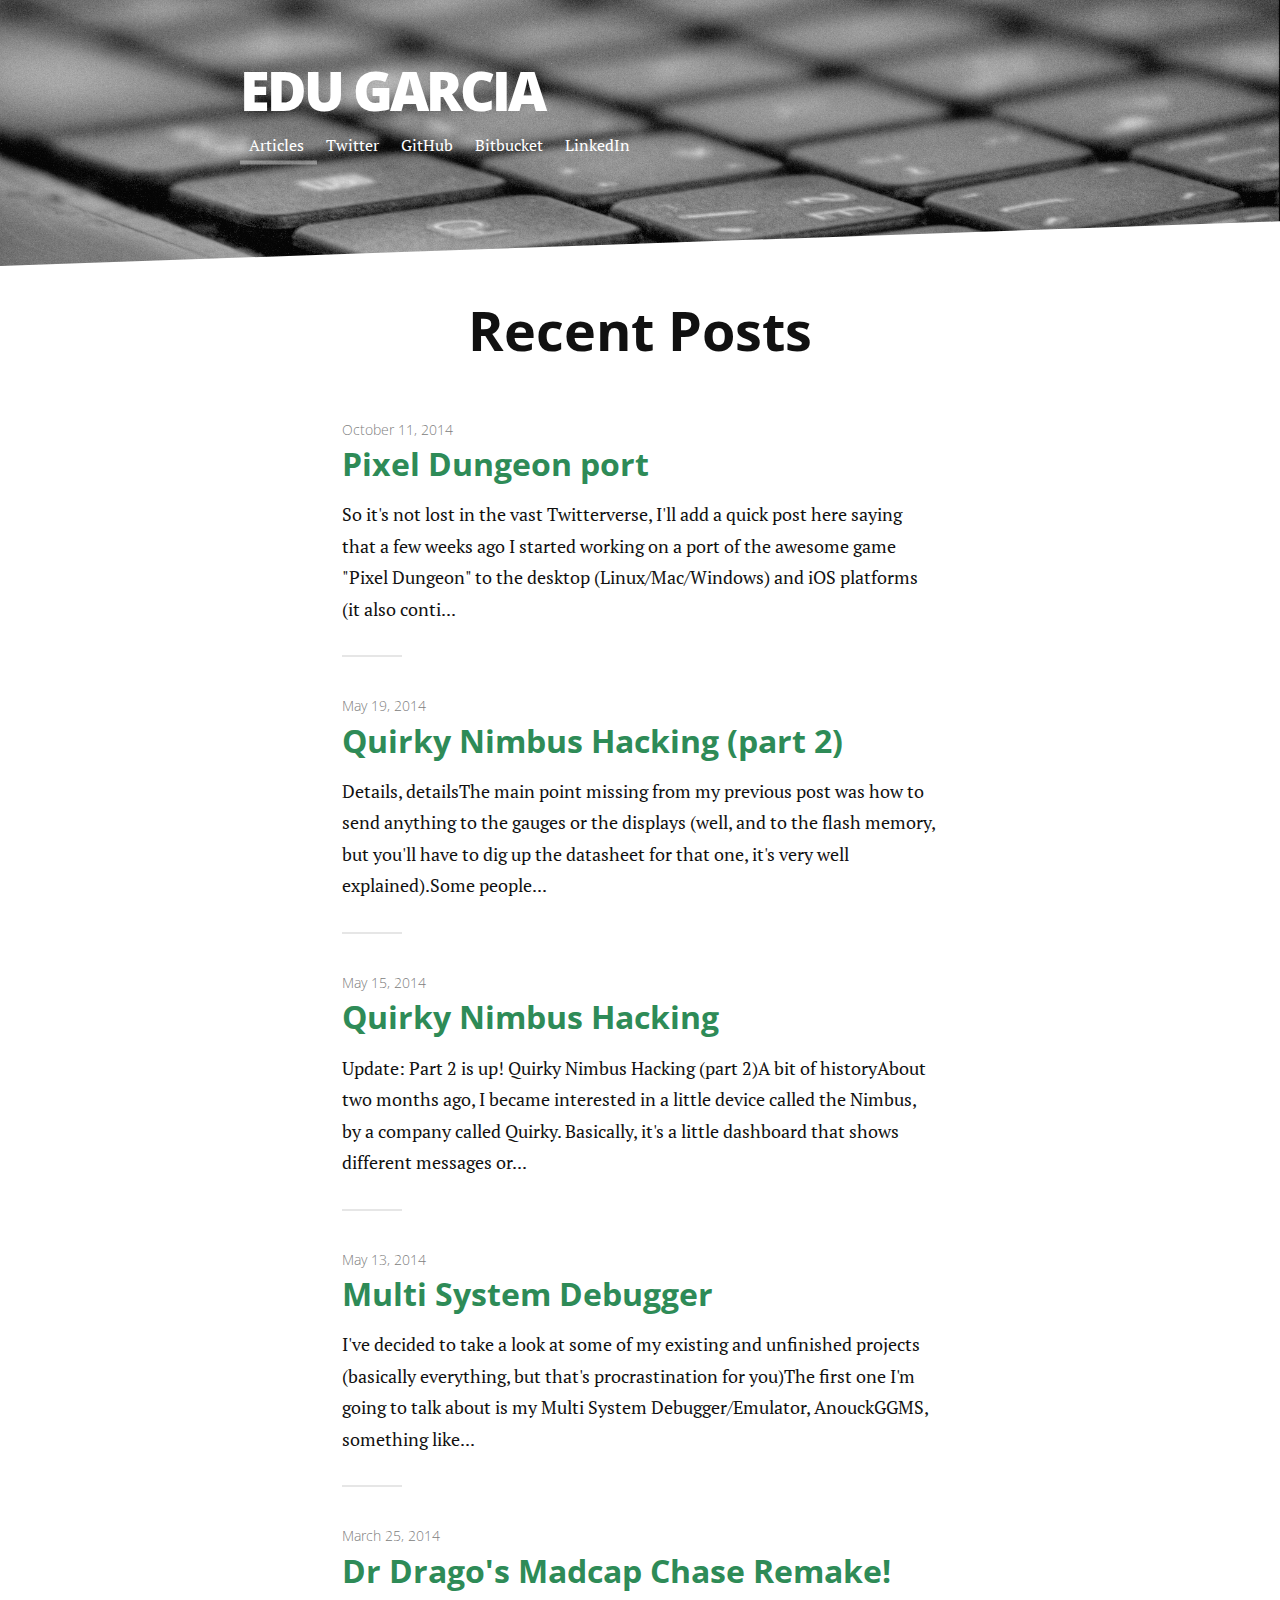
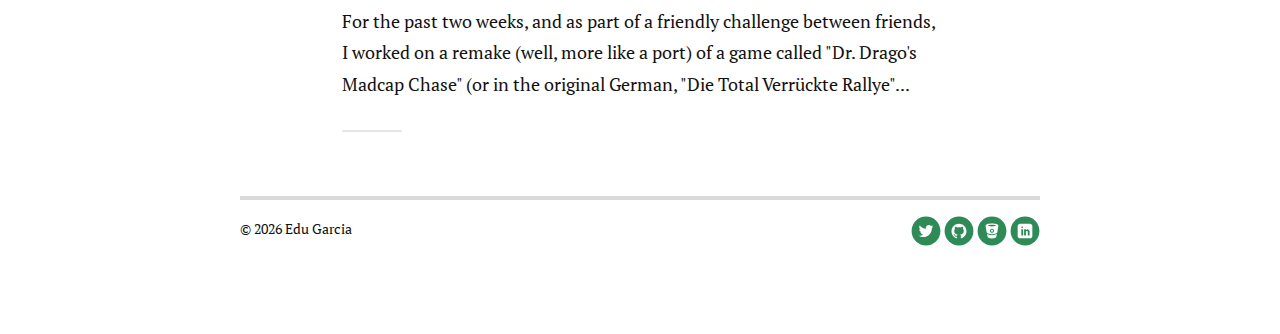
<file: index.html>
<!DOCTYPE html>
<!--[if lt IE 7]><html class="no-js lt-ie9 lt-ie8 lt-ie7"><![endif]-->
<!--[if IE 7]><html class="no-js lt-ie9 lt-ie8" <![endif]-->
<!--[if IE 8]><html class="no-js lt-ie9" <![endif]-->
<!--[if gt IE 8]><!--> <html class="no-js"> <!--<![endif]-->

<head>
    <meta charset="utf-8">
    <meta http-equiv="X-UA-Compatible" content="IE=edge,chrome=1">
    <meta name="viewport" content="width=device-width, initial-scale=1">
    <meta name="description" content="">
    <title></title>

    <!-- Favicon -->
    <link rel="icon" type="image/x-icon" href="/assets/img/favicon.ico" />

    <!-- Come and get me RSS readers -->
    <link rel="alternate" type="application/rss+xml" title="Edu Garcia" href="http://blog.arcnor.com/feed.xml" />
    
    <!-- Stylesheet -->
    <link rel="stylesheet" href="/assets/css/style.css">
    <!--[if IE 8]><link rel="stylesheet" href="/assets/css/ie.css"><![endif]-->
    <link rel="canonical" href="http://blog.arcnor.com/">

    <!-- Modernizr -->
    <script src="/assets/js/modernizr.custom.15390.js" type="text/javascript"></script>

     <!-- Google Analytics: change UA-XXXXX-X to be your site's ID. -->
<script>
   (function(i,s,o,g,r,a,m){i['GoogleAnalyticsObject']=r;i[r]=i[r]||function(){
    (i[r].q=i[r].q||[]).push(arguments)},i[r].l=1*new Date();a=s.createElement(o),
    m=s.getElementsByTagName(o)[0];a.async=1;a.src=g;m.parentNode.insertBefore(a,m)
    })(window,document,'script','//www.google-analytics.com/analytics.js','ga');

ga('create', 'UA-49353216-2', 'auto');
ga('send', 'pageview');

</script>
 
	<script>
	var _prum = [['id', '5512668dabe53d7414b40683'],
					 ['mark', 'firstbyte', (new Date()).getTime()]];
	(function() {
		 var s = document.getElementsByTagName('script')[0]
			, p = document.createElement('script');
		 p.async = 'async';
		 p.src = '//rum-static.pingdom.net/prum.min.js';
		 s.parentNode.insertBefore(p, s);
	})();
	</script>
</head>


<body>

    <div class="header">
     <div class="container">
         <h1 class="logo"><a href="/">Edu Garcia</a></h1>
         <nav class="nav-collapse">
             <ul class="noList">
                 
                 <li class="element first current last">
                     <a href="/index.html">Articles</a>
                 </li>
                 
            
            
				<li><a href="https://twitter.com/arcnor">Twitter</a></li>
            
            
            <li><a href="https://github.com/arcnor">GitHub</a></li>
            
            
            <li><a href="https://bitbucket.org/arcnor">Bitbucket</a></li>
            
            
            <li><a href="http://www.linkedin.com/profile/view?id=arcnor">LinkedIn</a></li>
            
            

             </ul>
         </nav>
     </div>
 </div><!-- end .header -->


   <div class="content">
      <div class="container">
         <div class="home" id="home">
  <h1 class="pageTitle">Recent Posts</h1>
  <ul class="posts noList">
    
      <li>
        <span class="date">October 11, 2014</span>
        <h3><a class="post-link" href="/pixel-dungeon-port/">Pixel Dungeon port</a></h3>
        <p class="description">So it&#39;s not lost in the vast Twitterverse, I&#39;ll add a quick post here saying that a few weeks ago I started working on a port of the awesome game &quot;Pixel Dungeon&quot; to the desktop (Linux/Mac/Windows) and iOS platforms (it also conti...</p>
      </li>
    
      <li>
        <span class="date">May 19, 2014</span>
        <h3><a class="post-link" href="/quirky-nimbus-hacking-part-2/">Quirky Nimbus Hacking (part 2)</a></h3>
        <p class="description">Details, detailsThe main point missing from my previous post was how to send anything to the gauges or the displays (well, and to the flash memory, but you&#39;ll have to dig up the datasheet for that one, it&#39;s very well explained).Some people...</p>
      </li>
    
      <li>
        <span class="date">May 15, 2014</span>
        <h3><a class="post-link" href="/quirky-nimbus-hacking/">Quirky Nimbus Hacking</a></h3>
        <p class="description">Update: Part 2 is up! Quirky Nimbus Hacking (part 2)A bit of historyAbout two months ago, I became interested in a little device called the Nimbus, by a company called Quirky. Basically, it&#39;s a little dashboard that shows different messages or...</p>
      </li>
    
      <li>
        <span class="date">May 13, 2014</span>
        <h3><a class="post-link" href="/multi-system-debugger/">Multi System Debugger</a></h3>
        <p class="description">I&#39;ve decided to take a look at some of my existing and unfinished projects (basically everything, but that&#39;s procrastination for you)The first one I&#39;m going to talk about is my Multi System Debugger/Emulator, AnouckGGMS, something like...</p>
      </li>
    
      <li>
        <span class="date">March 25, 2014</span>
        <h3><a class="post-link" href="/dr-dragos-madcap-chase-remake/">Dr Drago's Madcap Chase Remake!</a></h3>
        <p class="description">For the past two weeks, and as part of a friendly challenge between friends, I worked on a remake (well, more like a port) of a game called &quot;Dr. Drago&#39;s Madcap Chase&quot; (or in the original German, &quot;Die Total Verrückte Rallye&quot;...</p>
      </li>
    
  </ul>
  <!-- Pagination links -->
  <div class="pagination">
    
    
  </div>
</div>

      </div>
   </div><!-- end .content -->

   <div class="footer">
   <div class="container">
		<p class="copy">&copy; <script type="text/javascript">document.write(new Date().getFullYear());</script> Edu Garcia</p>

      <div class="footer-links"> 
         <ul class="noList"> 
            
            
            <li><a href="https://twitter.com/arcnor">
                  <svg id="twitter" class="custom-icon" version="1.1" xmlns="http://www.w3.org/2000/svg" xmlns:xlink="http://www.w3.org/1999/xlink" viewBox="0 0 100 100" style="height: 30px; width: 30px;"><circle class="outer-shape" cx="50" cy="50" r="48" style="opacity: 1;"></circle>
                  <path class="inner-shape" style="opacity: 1;" transform="translate(25,25) scale(0.5)" d="M99.001,19.428c-3.606,1.608-7.48,2.695-11.547,3.184c4.15-2.503,7.338-6.466,8.841-11.189 c-3.885,2.318-8.187,4-12.768,4.908c-3.667-3.931-8.893-6.387-14.676-6.387c-11.104,0-20.107,9.054-20.107,20.223 c0,1.585,0.177,3.128,0.52,4.609c-16.71-0.845-31.525-8.895-41.442-21.131C6.092,16.633,5.1,20.107,5.1,23.813 c0,7.017,3.55,13.208,8.945,16.834c-3.296-0.104-6.397-1.014-9.106-2.529c-0.002,0.085-0.002,0.17-0.002,0.255 c0,9.799,6.931,17.972,16.129,19.831c-1.688,0.463-3.463,0.71-5.297,0.71c-1.296,0-2.555-0.127-3.783-0.363 c2.559,8.034,9.984,13.882,18.782,14.045c-6.881,5.424-15.551,8.657-24.971,8.657c-1.623,0-3.223-0.096-4.796-0.282 c8.898,5.738,19.467,9.087,30.82,9.087c36.982,0,57.206-30.817,57.206-57.543c0-0.877-0.02-1.748-0.059-2.617 C92.896,27.045,96.305,23.482,99.001,19.428z"></path>
                  </svg>
            </a></li>
            
            
            <li><a href="https://github.com/arcnor">
                  <svg id="github" class="custom-icon" version="1.1" xmlns="http://www.w3.org/2000/svg" xmlns:xlink="http://www.w3.org/1999/xlink" viewBox="0 0 100 100" style="height: 30px; width: 30px;"><circle class="outer-shape" cx="50" cy="50" r="48" style="opacity: 1;"></circle>
                  <path class="inner-shape" style="opacity: 1;" transform="translate(25,25) scale(0.5)" d="M50 1.2C22.4 1.2 0 23.6 0 51.2c0 22.1 14.3 40.8 34.2 47.5 2.5 0.5 3.4-1.1 3.4-2.4 0-1.2 0-4.3-0.1-8.5 -13.9 3-16.8-6.7-16.8-6.7 -2.3-5.8-5.6-7.3-5.6-7.3 -4.5-3.1 0.3-3 0.3-3 5 0.4 7.7 5.2 7.7 5.2 4.5 7.6 11.7 5.4 14.6 4.2 0.5-3.2 1.7-5.4 3.2-6.7 -11.1-1.3-22.8-5.6-22.8-24.7 0-5.5 1.9-9.9 5.1-13.4 -0.5-1.3-2.2-6.4 0.5-13.2 0 0 4.2-1.3 13.8 5.1 4-1.1 8.3-1.7 12.5-1.7 4.2 0 8.5 0.6 12.5 1.7 9.5-6.5 13.7-5.1 13.7-5.1 2.7 6.9 1 12 0.5 13.2 3.2 3.5 5.1 8 5.1 13.4 0 19.2-11.7 23.4-22.8 24.7 1.8 1.5 3.4 4.6 3.4 9.3 0 6.7-0.1 12.1-0.1 13.7 0 1.3 0.9 2.9 3.4 2.4 19.9-6.6 34.2-25.4 34.2-47.5C100 23.6 77.6 1.2 50 1.2z"/>
                  </svg>
            </a></li>
             
            
            <li><a href="https://bitbucket.org/arcnor">
                  <svg id="bitbucket" class="custom-icon" version="1.1" xmlns="http://www.w3.org/2000/svg" xmlns:xlink="http://www.w3.org/1999/xlink" viewBox="0 0 100 100" style="height: 30px; width: 30px;"><circle class="outer-shape" cx="50" cy="50" r="48" style="opacity: 1;"></circle>
                  <path class="inner-shape" style="opacity: 1;" transform="translate(25,25) scale(0.5)" d="M50 0.6v0V0.6c-23.6 0-42.8 6.3-42.8 14.2 0 2.1 5.1 31.8 7.2 43.6 0.9 5.3 14.6 13 35.6 13l0-0.1v0.1c21.1 0 34.7-7.7 35.6-13 2-11.8 7.2-41.5 7.2-43.6C92.8 6.9 73.6 0.6 50 0.6M50 61.8c-7.5 0-13.6-6.1-13.6-13.6 0-7.5 6.1-13.6 13.6-13.6 7.5 0 13.6 6.1 13.6 13.6C63.6 55.7 57.5 61.8 50 61.8zM50 19.2c-15.1 0-27.4-2.7-27.4-5.9 0-3.2 12.3-5.8 27.4-5.8s27.4 2.7 27.4 5.9C77.4 16.6 65.1 19.2 50 19.2zM80.8 70.2c-0.7 0-1.2 0.5-1.2 0.5S69.1 79 50 79c-19.1 0-29.6-8.4-29.6-8.4s-0.5-0.5-1.2-0.5c-0.8 0-1.5 0.5-1.5 1.7 0 0.1 0 0.2 0 0.4 1.6 8.8 2.8 15 3 15.9 1.4 6.4 14 11.3 29.2 11.3h0c15.2 0 27.8-4.9 29.2-11.3 0.2-0.9 1.4-7.2 3-15.9 0-0.1 0-0.2 0-0.4C82.3 70.7 81.6 70.2 80.8 70.2M56.8 48.2c0 3.8-3.1 6.8-6.8 6.8 -3.8 0-6.8-3.1-6.8-6.8 0-3.8 3.1-6.8 6.8-6.8C53.8 41.4 56.8 44.5 56.8 48.2"/>
                  </svg>
            </a></li>
             
            
            <li><a href="http://www.linkedin.com/profile/view?id=arcnor">
                  <svg id="linkedin" class="custom-icon" version="1.1" xmlns="http://www.w3.org/2000/svg" xmlns:xlink="http://www.w3.org/1999/xlink" viewBox="0 0 100 100" style="height: 30px; width: 30px;"><circle class="outer-shape" cx="50" cy="50" r="48" style="opacity: 1;"></circle>
                  <path class="inner-shape" style="opacity: 1;" transform="translate(25,25) scale(0.5)" d="M82.539,1H17.461C8.408,1,1,8.408,1,17.461v65.078C1,91.592,8.408,99,17.461,99h65.078C91.592,99,99,91.592,99,82.539 V17.461C99,8.408,91.592,1,82.539,1z M37.75,80.625H25.5V37.75h12.25V80.625z M31.625,31.625c-3.383,0-6.125-2.742-6.125-6.125 s2.742-6.125,6.125-6.125s6.125,2.742,6.125,6.125S35.008,31.625,31.625,31.625z M80.625,80.625h-12.25v-24.5 c0-3.383-2.742-6.125-6.125-6.125s-6.125,2.742-6.125,6.125v24.5h-12.25V37.75h12.25v7.606c2.526-3.47,6.389-7.606,10.719-7.606 c7.612,0,13.782,6.856,13.782,15.312L80.625,80.625L80.625,80.625z"></path>
                  </svg>
            </a></li>
             
            
         </ul>
      </div>
   </div>
</div><!-- end .footer -->


   <!-- Add jQuery and other scripts -->
<script src="//ajax.googleapis.com/ajax/libs/jquery/1.11.2/jquery.min.js"></script>
<script>window.jQuery || document.write('<script src=""><\/script>')</script>
<!--<script src="/assets/js/dropcap.min.js"></script>-->
<script src="/assets/js/responsive-nav.min.js"></script>
<script src="/assets/js/scripts.js"></script>


</body>

</html>
</file>
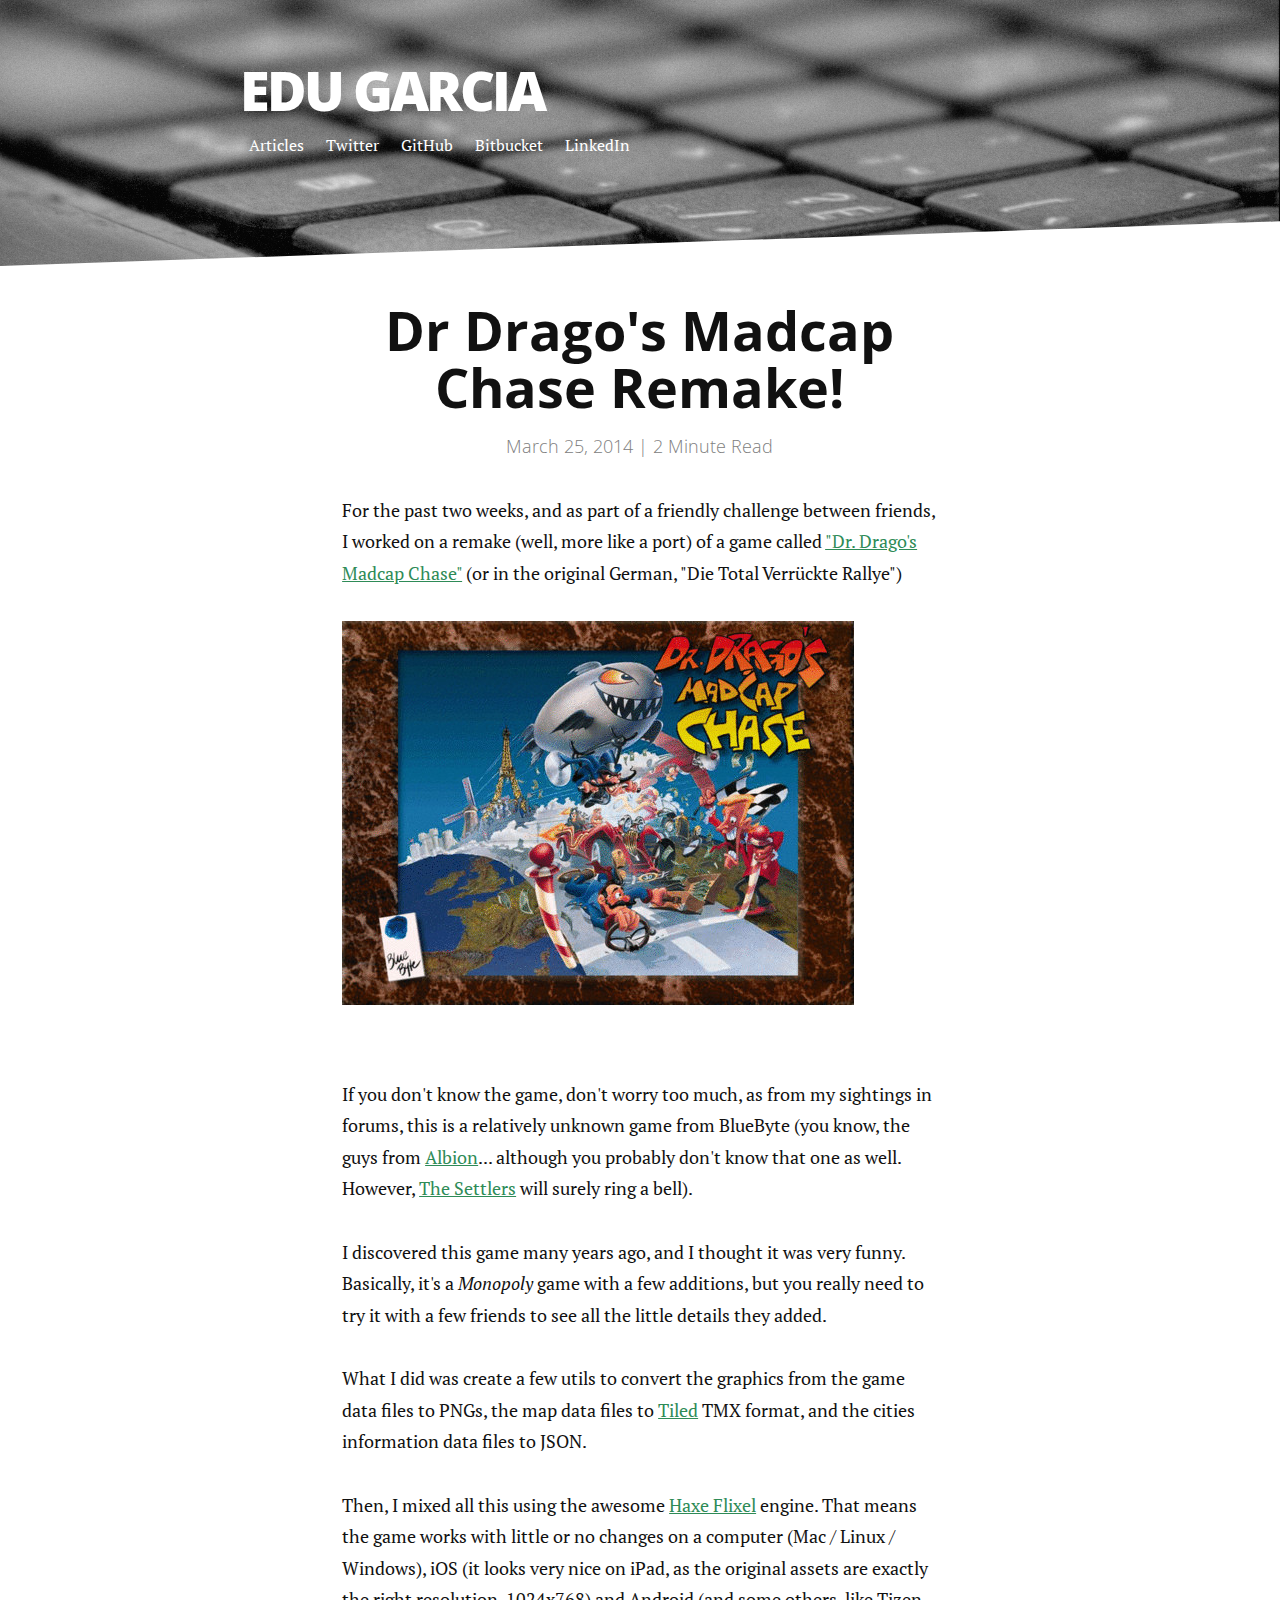
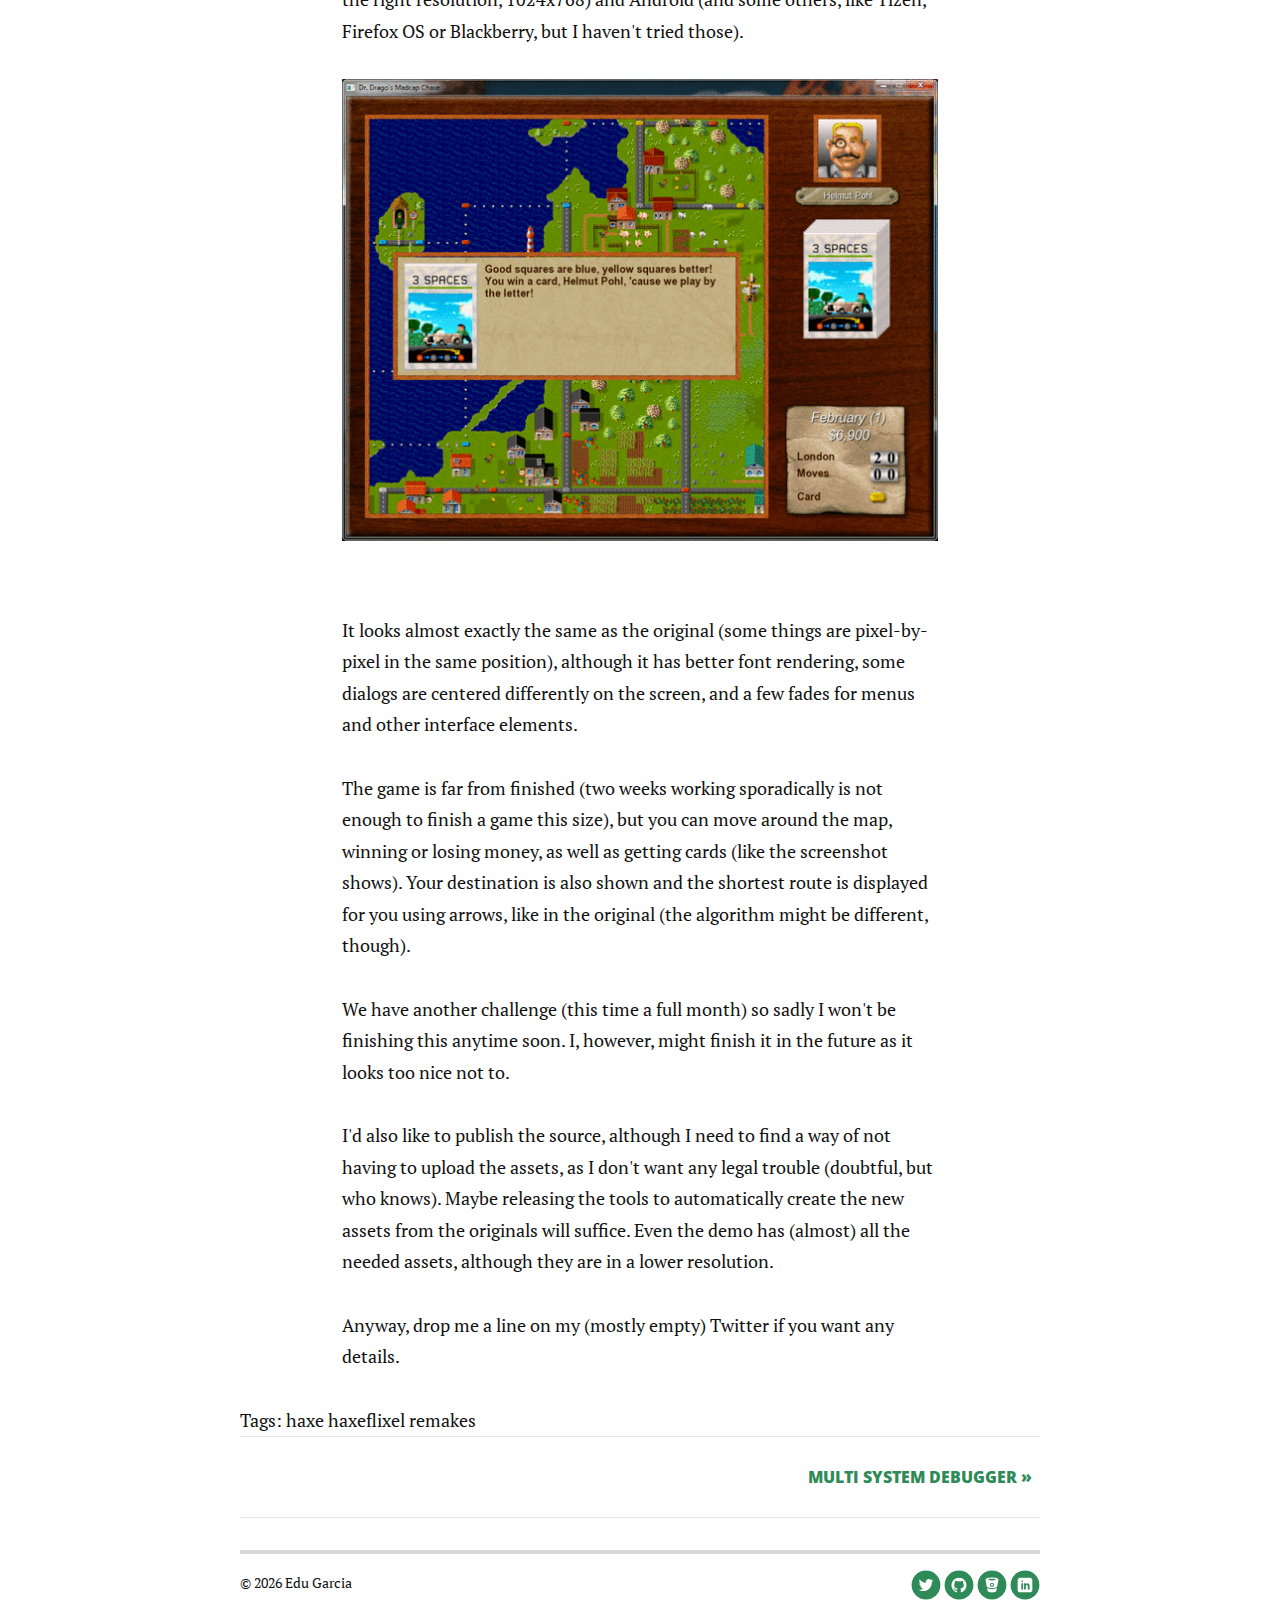
<file: dr-dragos-madcap-chase-remake/index.html>
<!DOCTYPE html>
<!--[if lt IE 7]><html class="no-js lt-ie9 lt-ie8 lt-ie7"><![endif]-->
<!--[if IE 7]><html class="no-js lt-ie9 lt-ie8" <![endif]-->
<!--[if IE 8]><html class="no-js lt-ie9" <![endif]-->
<!--[if gt IE 8]><!--> <html class="no-js"> <!--<![endif]-->

<head>
    <meta charset="utf-8">
    <meta http-equiv="X-UA-Compatible" content="IE=edge,chrome=1">
    <meta name="viewport" content="width=device-width, initial-scale=1">
    <meta name="description" content="">
    <title>Dr Drago's Madcap Chase Remake!</title>

    <!-- Favicon -->
    <link rel="icon" type="image/x-icon" href="/assets/img/favicon.ico" />

    <!-- Come and get me RSS readers -->
    <link rel="alternate" type="application/rss+xml" title="Edu Garcia" href="http://blog.arcnor.com/feed.xml" />
    
    <!-- Stylesheet -->
    <link rel="stylesheet" href="/assets/css/style.css">
    <!--[if IE 8]><link rel="stylesheet" href="/assets/css/ie.css"><![endif]-->
    <link rel="canonical" href="http://blog.arcnor.com/dr-dragos-madcap-chase-remake/">

    <!-- Modernizr -->
    <script src="/assets/js/modernizr.custom.15390.js" type="text/javascript"></script>

     <!-- Google Analytics: change UA-XXXXX-X to be your site's ID. -->
<script>
   (function(i,s,o,g,r,a,m){i['GoogleAnalyticsObject']=r;i[r]=i[r]||function(){
    (i[r].q=i[r].q||[]).push(arguments)},i[r].l=1*new Date();a=s.createElement(o),
    m=s.getElementsByTagName(o)[0];a.async=1;a.src=g;m.parentNode.insertBefore(a,m)
    })(window,document,'script','//www.google-analytics.com/analytics.js','ga');

ga('create', 'UA-49353216-2', 'auto');
ga('send', 'pageview');

</script>
 
	<script>
	var _prum = [['id', '5512668dabe53d7414b40683'],
					 ['mark', 'firstbyte', (new Date()).getTime()]];
	(function() {
		 var s = document.getElementsByTagName('script')[0]
			, p = document.createElement('script');
		 p.async = 'async';
		 p.src = '//rum-static.pingdom.net/prum.min.js';
		 s.parentNode.insertBefore(p, s);
	})();
	</script>
</head>


<body>

    <div class="header">
     <div class="container">
         <h1 class="logo"><a href="/">Edu Garcia</a></h1>
         <nav class="nav-collapse">
             <ul class="noList">
                 
                 <li class="element first  last">
                     <a href="/index.html">Articles</a>
                 </li>
                 
            
            
				<li><a href="https://twitter.com/arcnor">Twitter</a></li>
            
            
            <li><a href="https://github.com/arcnor">GitHub</a></li>
            
            
            <li><a href="https://bitbucket.org/arcnor">Bitbucket</a></li>
            
            
            <li><a href="http://www.linkedin.com/profile/view?id=arcnor">LinkedIn</a></li>
            
            

             </ul>
         </nav>
     </div>
 </div><!-- end .header -->


   <div class="content">
      <div class="container">
         <div class="post">
  
  <h1 class="postTitle">Dr Drago's Madcap Chase Remake!</h1>
  <p class="meta">March 25, 2014 | <span class="time">2</span> Minute Read</p>
  
  <p>For the past two weeks, and as part of a friendly challenge between friends, I worked on a remake (well, more like a port) of a game called <a href="http://www.mobygames.com/game/windows/dr-dragos-madcap-chase">&quot;Dr. Drago&#39;s Madcap Chase&quot;</a> (or in the original German, &quot;Die Total Verrückte Rallye&quot;)</p>

<p><img src="/generated/drdragotitle-512x0-760a45.jpg" ></p>

<p>If you don&#39;t know the game, don&#39;t worry too much, as from my sightings in forums, this is a relatively unknown game from BlueByte (you know, the guys from <a href="http://www.mobygames.com/game/dos/albion">Albion</a>... although you probably don&#39;t know that one as well. However, <a href="http://www.mobygames.com/game-group/settlers-series">The Settlers</a> will surely ring a bell).</p>

<p>I discovered this game many years ago, and I thought it was very funny. Basically, it&#39;s a <em>Monopoly</em> game with a few additions, but you really need to try it with a few friends to see all the little details they added.</p>

<p>What I did was create a few utils to convert the graphics from the game data files to PNGs, the map data files to <a href="http://www.mapeditor.org">Tiled</a> TMX format, and the cities information data files to JSON.</p>

<!--more-->

<p>Then, I mixed all this using the awesome <a href="http://haxeflixel.com/">Haxe Flixel</a> engine. That means the game works with little or no changes on a computer (Mac / Linux / Windows), iOS (it looks very nice on iPad, as the original assets are exactly the right resolution, 1024x768) and Android (and some others, like Tizen, Firefox OS or Blackberry, but I haven&#39;t tried those).</p>

<p><img src="/generated/drdrago-gamescene-600x0-67e4dd.png" ></p>

<p>It looks almost exactly the same as the original (some things are pixel-by-pixel in the same position), although it has better font rendering, some dialogs are centered differently on the screen, and a few fades for menus and other interface elements.</p>

<p>The game is far from finished (two weeks working sporadically is not enough to finish a game this size), but you can move around the map, winning or losing money, as well as getting cards (like the screenshot shows). Your destination is also shown and the shortest route is displayed for you using arrows, like in the original (the algorithm might be different, though).</p>

<p>We have another challenge (this time a full month) so sadly I won&#39;t be finishing this anytime soon. I, however, might finish it in the future as it looks too nice not to.</p>

<p>I&#39;d also like to publish the source, although I need to find a way of not having to upload the assets, as I don&#39;t want any legal trouble (doubtful, but who knows). Maybe releasing the tools to automatically create the new assets from the originals will suffice. Even the demo has (almost) all the needed assets, although they are in a lower resolution.</p>

<p>Anyway, drop me a line on my (mostly empty) Twitter if you want any details.</p>


  <div>
	  Tags:
    
	 
	 haxe
	 
	 haxeflixel
	 
	 remakes
	 
    
  </div>	
  <!-- POST NAVIGATION -->
  <div class="postNav clearfix">
      
      
      <a class="next" href="/multi-system-debugger/"><span>Multi System Debugger&nbsp;&raquo;</span>
       
      </a>
     
  </div>
</div>
<div id="disqus_thread"></div>
<script type="text/javascript">
    /* * * CONFIGURATION VARIABLES * * */
    var disqus_shortname = 'arcnor';
    
    /* * * DON'T EDIT BELOW THIS LINE * * */
    (function() {
        var dsq = document.createElement('script'); dsq.type = 'text/javascript'; dsq.async = true;
        dsq.src = '//' + disqus_shortname + '.disqus.com/embed.js';
        (document.getElementsByTagName('head')[0] || document.getElementsByTagName('body')[0]).appendChild(dsq);
    })();
</script>
<noscript>Please enable JavaScript to view the <a href="https://disqus.com/?ref_noscript" rel="nofollow">comments powered by Disqus.</a></noscript>

      </div>
   </div><!-- end .content -->

   <div class="footer">
   <div class="container">
		<p class="copy">&copy; <script type="text/javascript">document.write(new Date().getFullYear());</script> Edu Garcia</p>

      <div class="footer-links"> 
         <ul class="noList"> 
            
            
            <li><a href="https://twitter.com/arcnor">
                  <svg id="twitter" class="custom-icon" version="1.1" xmlns="http://www.w3.org/2000/svg" xmlns:xlink="http://www.w3.org/1999/xlink" viewBox="0 0 100 100" style="height: 30px; width: 30px;"><circle class="outer-shape" cx="50" cy="50" r="48" style="opacity: 1;"></circle>
                  <path class="inner-shape" style="opacity: 1;" transform="translate(25,25) scale(0.5)" d="M99.001,19.428c-3.606,1.608-7.48,2.695-11.547,3.184c4.15-2.503,7.338-6.466,8.841-11.189 c-3.885,2.318-8.187,4-12.768,4.908c-3.667-3.931-8.893-6.387-14.676-6.387c-11.104,0-20.107,9.054-20.107,20.223 c0,1.585,0.177,3.128,0.52,4.609c-16.71-0.845-31.525-8.895-41.442-21.131C6.092,16.633,5.1,20.107,5.1,23.813 c0,7.017,3.55,13.208,8.945,16.834c-3.296-0.104-6.397-1.014-9.106-2.529c-0.002,0.085-0.002,0.17-0.002,0.255 c0,9.799,6.931,17.972,16.129,19.831c-1.688,0.463-3.463,0.71-5.297,0.71c-1.296,0-2.555-0.127-3.783-0.363 c2.559,8.034,9.984,13.882,18.782,14.045c-6.881,5.424-15.551,8.657-24.971,8.657c-1.623,0-3.223-0.096-4.796-0.282 c8.898,5.738,19.467,9.087,30.82,9.087c36.982,0,57.206-30.817,57.206-57.543c0-0.877-0.02-1.748-0.059-2.617 C92.896,27.045,96.305,23.482,99.001,19.428z"></path>
                  </svg>
            </a></li>
            
            
            <li><a href="https://github.com/arcnor">
                  <svg id="github" class="custom-icon" version="1.1" xmlns="http://www.w3.org/2000/svg" xmlns:xlink="http://www.w3.org/1999/xlink" viewBox="0 0 100 100" style="height: 30px; width: 30px;"><circle class="outer-shape" cx="50" cy="50" r="48" style="opacity: 1;"></circle>
                  <path class="inner-shape" style="opacity: 1;" transform="translate(25,25) scale(0.5)" d="M50 1.2C22.4 1.2 0 23.6 0 51.2c0 22.1 14.3 40.8 34.2 47.5 2.5 0.5 3.4-1.1 3.4-2.4 0-1.2 0-4.3-0.1-8.5 -13.9 3-16.8-6.7-16.8-6.7 -2.3-5.8-5.6-7.3-5.6-7.3 -4.5-3.1 0.3-3 0.3-3 5 0.4 7.7 5.2 7.7 5.2 4.5 7.6 11.7 5.4 14.6 4.2 0.5-3.2 1.7-5.4 3.2-6.7 -11.1-1.3-22.8-5.6-22.8-24.7 0-5.5 1.9-9.9 5.1-13.4 -0.5-1.3-2.2-6.4 0.5-13.2 0 0 4.2-1.3 13.8 5.1 4-1.1 8.3-1.7 12.5-1.7 4.2 0 8.5 0.6 12.5 1.7 9.5-6.5 13.7-5.1 13.7-5.1 2.7 6.9 1 12 0.5 13.2 3.2 3.5 5.1 8 5.1 13.4 0 19.2-11.7 23.4-22.8 24.7 1.8 1.5 3.4 4.6 3.4 9.3 0 6.7-0.1 12.1-0.1 13.7 0 1.3 0.9 2.9 3.4 2.4 19.9-6.6 34.2-25.4 34.2-47.5C100 23.6 77.6 1.2 50 1.2z"/>
                  </svg>
            </a></li>
             
            
            <li><a href="https://bitbucket.org/arcnor">
                  <svg id="bitbucket" class="custom-icon" version="1.1" xmlns="http://www.w3.org/2000/svg" xmlns:xlink="http://www.w3.org/1999/xlink" viewBox="0 0 100 100" style="height: 30px; width: 30px;"><circle class="outer-shape" cx="50" cy="50" r="48" style="opacity: 1;"></circle>
                  <path class="inner-shape" style="opacity: 1;" transform="translate(25,25) scale(0.5)" d="M50 0.6v0V0.6c-23.6 0-42.8 6.3-42.8 14.2 0 2.1 5.1 31.8 7.2 43.6 0.9 5.3 14.6 13 35.6 13l0-0.1v0.1c21.1 0 34.7-7.7 35.6-13 2-11.8 7.2-41.5 7.2-43.6C92.8 6.9 73.6 0.6 50 0.6M50 61.8c-7.5 0-13.6-6.1-13.6-13.6 0-7.5 6.1-13.6 13.6-13.6 7.5 0 13.6 6.1 13.6 13.6C63.6 55.7 57.5 61.8 50 61.8zM50 19.2c-15.1 0-27.4-2.7-27.4-5.9 0-3.2 12.3-5.8 27.4-5.8s27.4 2.7 27.4 5.9C77.4 16.6 65.1 19.2 50 19.2zM80.8 70.2c-0.7 0-1.2 0.5-1.2 0.5S69.1 79 50 79c-19.1 0-29.6-8.4-29.6-8.4s-0.5-0.5-1.2-0.5c-0.8 0-1.5 0.5-1.5 1.7 0 0.1 0 0.2 0 0.4 1.6 8.8 2.8 15 3 15.9 1.4 6.4 14 11.3 29.2 11.3h0c15.2 0 27.8-4.9 29.2-11.3 0.2-0.9 1.4-7.2 3-15.9 0-0.1 0-0.2 0-0.4C82.3 70.7 81.6 70.2 80.8 70.2M56.8 48.2c0 3.8-3.1 6.8-6.8 6.8 -3.8 0-6.8-3.1-6.8-6.8 0-3.8 3.1-6.8 6.8-6.8C53.8 41.4 56.8 44.5 56.8 48.2"/>
                  </svg>
            </a></li>
             
            
            <li><a href="http://www.linkedin.com/profile/view?id=arcnor">
                  <svg id="linkedin" class="custom-icon" version="1.1" xmlns="http://www.w3.org/2000/svg" xmlns:xlink="http://www.w3.org/1999/xlink" viewBox="0 0 100 100" style="height: 30px; width: 30px;"><circle class="outer-shape" cx="50" cy="50" r="48" style="opacity: 1;"></circle>
                  <path class="inner-shape" style="opacity: 1;" transform="translate(25,25) scale(0.5)" d="M82.539,1H17.461C8.408,1,1,8.408,1,17.461v65.078C1,91.592,8.408,99,17.461,99h65.078C91.592,99,99,91.592,99,82.539 V17.461C99,8.408,91.592,1,82.539,1z M37.75,80.625H25.5V37.75h12.25V80.625z M31.625,31.625c-3.383,0-6.125-2.742-6.125-6.125 s2.742-6.125,6.125-6.125s6.125,2.742,6.125,6.125S35.008,31.625,31.625,31.625z M80.625,80.625h-12.25v-24.5 c0-3.383-2.742-6.125-6.125-6.125s-6.125,2.742-6.125,6.125v24.5h-12.25V37.75h12.25v7.606c2.526-3.47,6.389-7.606,10.719-7.606 c7.612,0,13.782,6.856,13.782,15.312L80.625,80.625L80.625,80.625z"></path>
                  </svg>
            </a></li>
             
            
         </ul>
      </div>
   </div>
</div><!-- end .footer -->


   <!-- Add jQuery and other scripts -->
<script src="//ajax.googleapis.com/ajax/libs/jquery/1.11.2/jquery.min.js"></script>
<script>window.jQuery || document.write('<script src=""><\/script>')</script>
<!--<script src="/assets/js/dropcap.min.js"></script>-->
<script src="/assets/js/responsive-nav.min.js"></script>
<script src="/assets/js/scripts.js"></script>


</body>

</html>
</file>
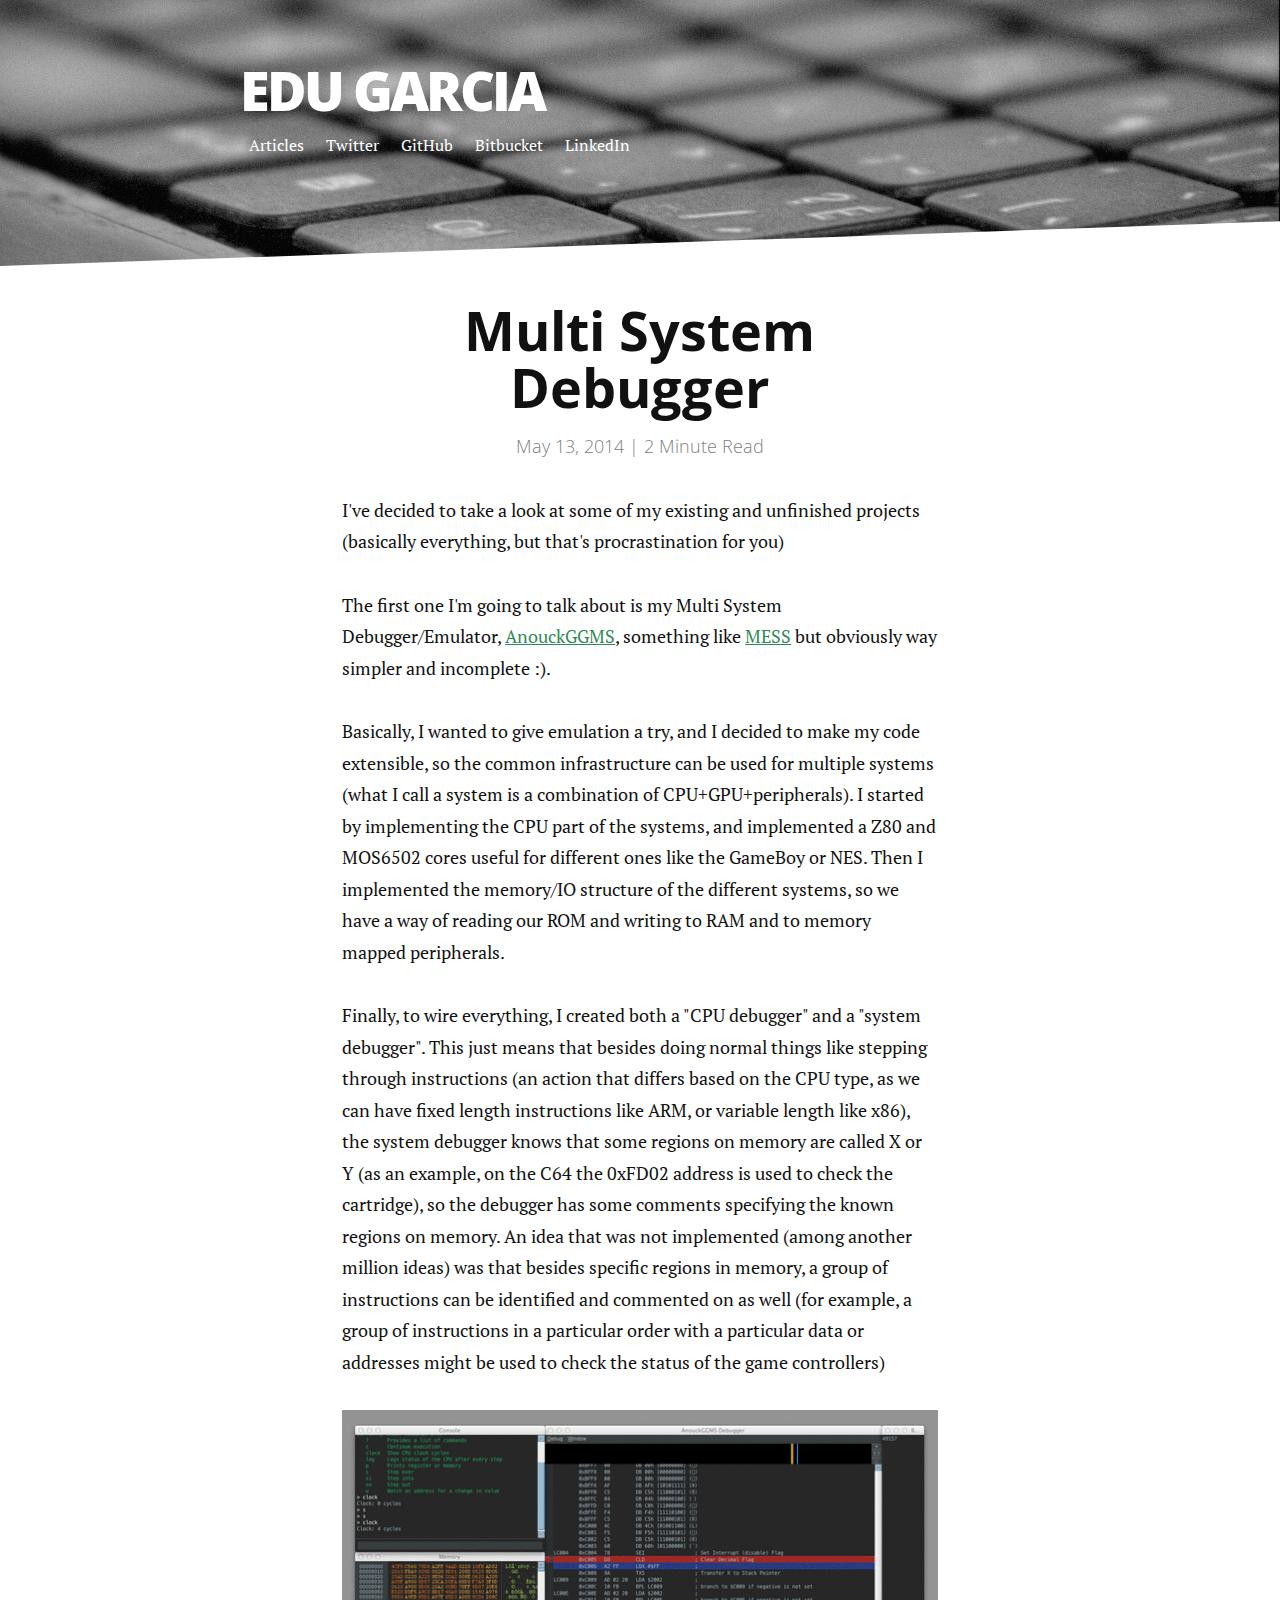
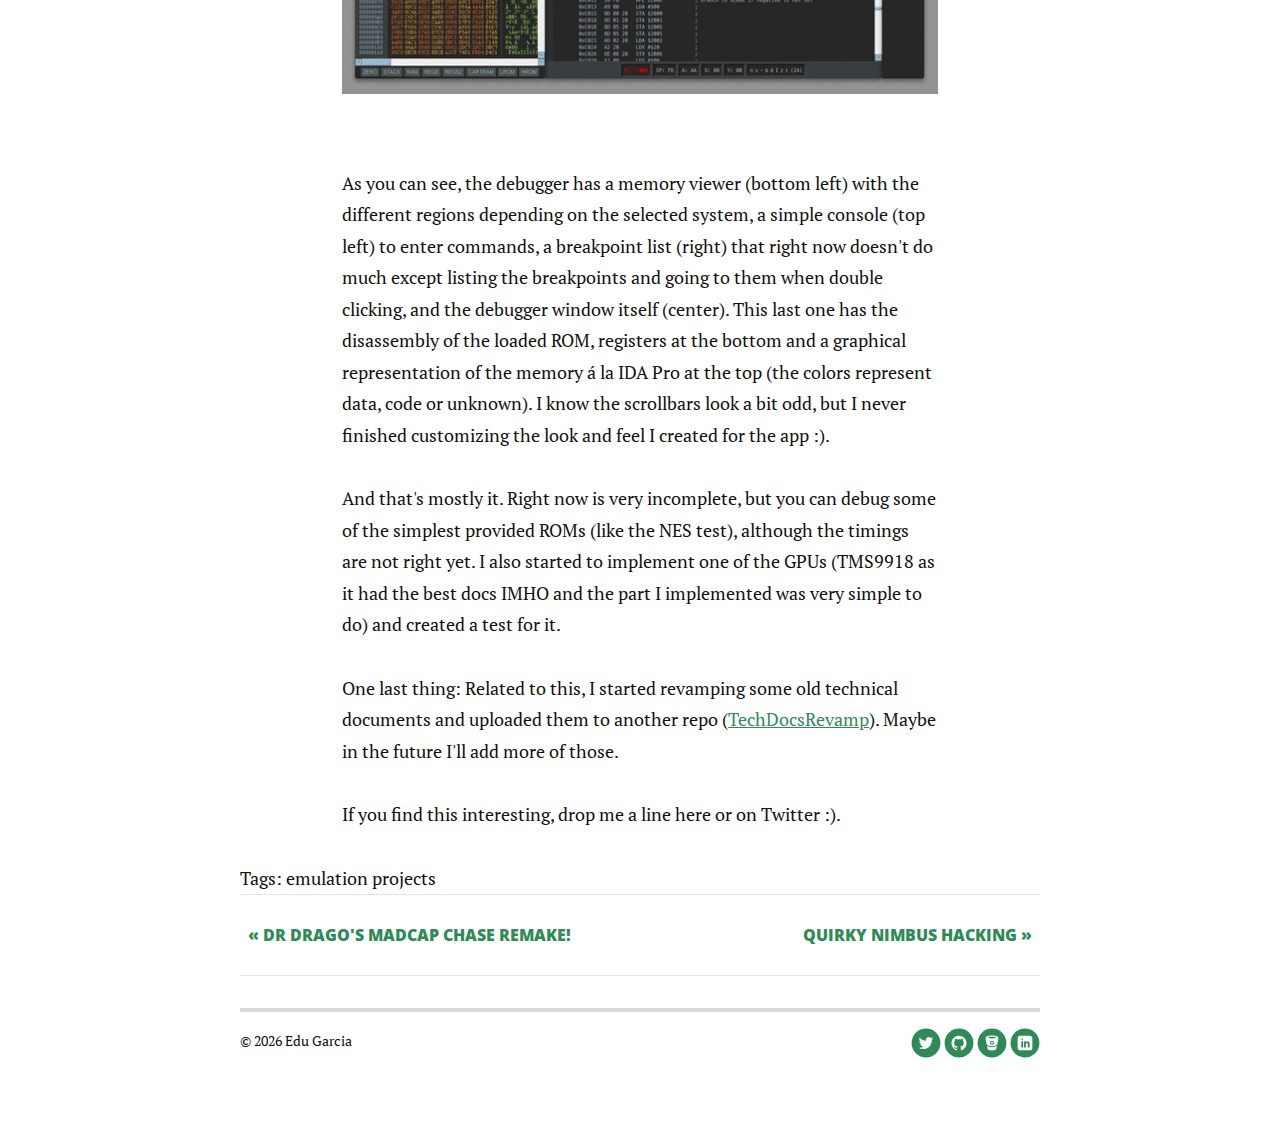
<file: multi-system-debugger/index.html>
<!DOCTYPE html>
<!--[if lt IE 7]><html class="no-js lt-ie9 lt-ie8 lt-ie7"><![endif]-->
<!--[if IE 7]><html class="no-js lt-ie9 lt-ie8" <![endif]-->
<!--[if IE 8]><html class="no-js lt-ie9" <![endif]-->
<!--[if gt IE 8]><!--> <html class="no-js"> <!--<![endif]-->

<head>
    <meta charset="utf-8">
    <meta http-equiv="X-UA-Compatible" content="IE=edge,chrome=1">
    <meta name="viewport" content="width=device-width, initial-scale=1">
    <meta name="description" content="">
    <title>Multi System Debugger</title>

    <!-- Favicon -->
    <link rel="icon" type="image/x-icon" href="/assets/img/favicon.ico" />

    <!-- Come and get me RSS readers -->
    <link rel="alternate" type="application/rss+xml" title="Edu Garcia" href="http://blog.arcnor.com/feed.xml" />
    
    <!-- Stylesheet -->
    <link rel="stylesheet" href="/assets/css/style.css">
    <!--[if IE 8]><link rel="stylesheet" href="/assets/css/ie.css"><![endif]-->
    <link rel="canonical" href="http://blog.arcnor.com/multi-system-debugger/">

    <!-- Modernizr -->
    <script src="/assets/js/modernizr.custom.15390.js" type="text/javascript"></script>

     <!-- Google Analytics: change UA-XXXXX-X to be your site's ID. -->
<script>
   (function(i,s,o,g,r,a,m){i['GoogleAnalyticsObject']=r;i[r]=i[r]||function(){
    (i[r].q=i[r].q||[]).push(arguments)},i[r].l=1*new Date();a=s.createElement(o),
    m=s.getElementsByTagName(o)[0];a.async=1;a.src=g;m.parentNode.insertBefore(a,m)
    })(window,document,'script','//www.google-analytics.com/analytics.js','ga');

ga('create', 'UA-49353216-2', 'auto');
ga('send', 'pageview');

</script>
 
	<script>
	var _prum = [['id', '5512668dabe53d7414b40683'],
					 ['mark', 'firstbyte', (new Date()).getTime()]];
	(function() {
		 var s = document.getElementsByTagName('script')[0]
			, p = document.createElement('script');
		 p.async = 'async';
		 p.src = '//rum-static.pingdom.net/prum.min.js';
		 s.parentNode.insertBefore(p, s);
	})();
	</script>
</head>


<body>

    <div class="header">
     <div class="container">
         <h1 class="logo"><a href="/">Edu Garcia</a></h1>
         <nav class="nav-collapse">
             <ul class="noList">
                 
                 <li class="element first  last">
                     <a href="/index.html">Articles</a>
                 </li>
                 
            
            
				<li><a href="https://twitter.com/arcnor">Twitter</a></li>
            
            
            <li><a href="https://github.com/arcnor">GitHub</a></li>
            
            
            <li><a href="https://bitbucket.org/arcnor">Bitbucket</a></li>
            
            
            <li><a href="http://www.linkedin.com/profile/view?id=arcnor">LinkedIn</a></li>
            
            

             </ul>
         </nav>
     </div>
 </div><!-- end .header -->


   <div class="content">
      <div class="container">
         <div class="post">
  
  <h1 class="postTitle">Multi System Debugger</h1>
  <p class="meta">May 13, 2014 | <span class="time">2</span> Minute Read</p>
  
  <p>I&#39;ve decided to take a look at some of my existing and unfinished projects (basically everything, but that&#39;s procrastination for you)</p>

<p>The first one I&#39;m going to talk about is my Multi System Debugger/Emulator, <a href="https://bitbucket.org/arcnor/anouckggms">AnouckGGMS</a>, something like <a href="http://www.mess.org">MESS</a> but obviously way simpler and incomplete :).</p>

<p>Basically, I wanted to give emulation a try, and I decided to make my code extensible, so the common infrastructure can be used for multiple systems (what I call a system is a combination of CPU+GPU+peripherals). I started by implementing the CPU part of the systems, and implemented a Z80 and MOS6502 cores useful for different ones like the GameBoy or NES. Then I implemented the memory/IO structure of the different systems, so we have a way of reading our ROM and writing to RAM and to memory mapped peripherals.</p>

<!--more-->

<p>Finally, to wire everything, I created both a &quot;CPU debugger&quot; and a &quot;system debugger&quot;. This just means that besides doing normal things like stepping through instructions (an action that differs based on the CPU type, as we can have fixed length instructions like ARM, or variable length like x86), the system debugger knows that some regions on memory are called X or Y (as an example, on the C64 the 0xFD02 address is used to check the cartridge), so the debugger has some comments specifying the known regions on memory. An idea that was not implemented (among another million ideas) was that besides specific regions in memory, a group of instructions can be identified and commented on as well (for example, a group of instructions in a particular order with a particular data or addresses might be used to check the status of the game controllers)</p>

<p><img src="/generated/anouckggms-debugger-600x0-fcf930.png" ></p>

<p>As you can see, the debugger has a memory viewer (bottom left) with the different regions depending on the selected system, a simple console (top left) to enter commands, a breakpoint list (right) that right now doesn&#39;t do much except listing the breakpoints and going to them when double clicking, and the debugger window itself (center). This last one has the disassembly of the loaded ROM, registers at the bottom and a graphical representation of the memory á la IDA Pro at the top (the colors represent data, code or unknown). I know the scrollbars look a bit odd, but I never finished customizing the look and feel I created for the app :).</p>

<p>And that&#39;s mostly it. Right now is very incomplete, but you can debug some of the simplest provided ROMs (like the NES test), although the timings are not right yet. I also started to implement one of the GPUs (TMS9918 as it had the best docs IMHO and the part I implemented was very simple to do) and created a test for it.</p>

<p>One last thing: Related to this, I started revamping some old technical documents and uploaded them to another repo (<a href="https://bitbucket.org/arcnor/techdocsrevamp">TechDocsRevamp</a>). Maybe in the future I&#39;ll add more of those.</p>

<p>If you find this interesting, drop me a line here or on Twitter :).</p>


  <div>
	  Tags:
    
	 
	 emulation
	 
	 projects
	 
    
  </div>	
  <!-- POST NAVIGATION -->
  <div class="postNav clearfix">
     
      <a class="prev" href="/dr-dragos-madcap-chase-remake/"><span>&laquo;&nbsp;Dr Drago's Madcap Chase Remake!</span>
      
    </a>
      
      
      <a class="next" href="/quirky-nimbus-hacking/"><span>Quirky Nimbus Hacking&nbsp;&raquo;</span>
       
      </a>
     
  </div>
</div>
<div id="disqus_thread"></div>
<script type="text/javascript">
    /* * * CONFIGURATION VARIABLES * * */
    var disqus_shortname = 'arcnor';
    
    /* * * DON'T EDIT BELOW THIS LINE * * */
    (function() {
        var dsq = document.createElement('script'); dsq.type = 'text/javascript'; dsq.async = true;
        dsq.src = '//' + disqus_shortname + '.disqus.com/embed.js';
        (document.getElementsByTagName('head')[0] || document.getElementsByTagName('body')[0]).appendChild(dsq);
    })();
</script>
<noscript>Please enable JavaScript to view the <a href="https://disqus.com/?ref_noscript" rel="nofollow">comments powered by Disqus.</a></noscript>

      </div>
   </div><!-- end .content -->

   <div class="footer">
   <div class="container">
		<p class="copy">&copy; <script type="text/javascript">document.write(new Date().getFullYear());</script> Edu Garcia</p>

      <div class="footer-links"> 
         <ul class="noList"> 
            
            
            <li><a href="https://twitter.com/arcnor">
                  <svg id="twitter" class="custom-icon" version="1.1" xmlns="http://www.w3.org/2000/svg" xmlns:xlink="http://www.w3.org/1999/xlink" viewBox="0 0 100 100" style="height: 30px; width: 30px;"><circle class="outer-shape" cx="50" cy="50" r="48" style="opacity: 1;"></circle>
                  <path class="inner-shape" style="opacity: 1;" transform="translate(25,25) scale(0.5)" d="M99.001,19.428c-3.606,1.608-7.48,2.695-11.547,3.184c4.15-2.503,7.338-6.466,8.841-11.189 c-3.885,2.318-8.187,4-12.768,4.908c-3.667-3.931-8.893-6.387-14.676-6.387c-11.104,0-20.107,9.054-20.107,20.223 c0,1.585,0.177,3.128,0.52,4.609c-16.71-0.845-31.525-8.895-41.442-21.131C6.092,16.633,5.1,20.107,5.1,23.813 c0,7.017,3.55,13.208,8.945,16.834c-3.296-0.104-6.397-1.014-9.106-2.529c-0.002,0.085-0.002,0.17-0.002,0.255 c0,9.799,6.931,17.972,16.129,19.831c-1.688,0.463-3.463,0.71-5.297,0.71c-1.296,0-2.555-0.127-3.783-0.363 c2.559,8.034,9.984,13.882,18.782,14.045c-6.881,5.424-15.551,8.657-24.971,8.657c-1.623,0-3.223-0.096-4.796-0.282 c8.898,5.738,19.467,9.087,30.82,9.087c36.982,0,57.206-30.817,57.206-57.543c0-0.877-0.02-1.748-0.059-2.617 C92.896,27.045,96.305,23.482,99.001,19.428z"></path>
                  </svg>
            </a></li>
            
            
            <li><a href="https://github.com/arcnor">
                  <svg id="github" class="custom-icon" version="1.1" xmlns="http://www.w3.org/2000/svg" xmlns:xlink="http://www.w3.org/1999/xlink" viewBox="0 0 100 100" style="height: 30px; width: 30px;"><circle class="outer-shape" cx="50" cy="50" r="48" style="opacity: 1;"></circle>
                  <path class="inner-shape" style="opacity: 1;" transform="translate(25,25) scale(0.5)" d="M50 1.2C22.4 1.2 0 23.6 0 51.2c0 22.1 14.3 40.8 34.2 47.5 2.5 0.5 3.4-1.1 3.4-2.4 0-1.2 0-4.3-0.1-8.5 -13.9 3-16.8-6.7-16.8-6.7 -2.3-5.8-5.6-7.3-5.6-7.3 -4.5-3.1 0.3-3 0.3-3 5 0.4 7.7 5.2 7.7 5.2 4.5 7.6 11.7 5.4 14.6 4.2 0.5-3.2 1.7-5.4 3.2-6.7 -11.1-1.3-22.8-5.6-22.8-24.7 0-5.5 1.9-9.9 5.1-13.4 -0.5-1.3-2.2-6.4 0.5-13.2 0 0 4.2-1.3 13.8 5.1 4-1.1 8.3-1.7 12.5-1.7 4.2 0 8.5 0.6 12.5 1.7 9.5-6.5 13.7-5.1 13.7-5.1 2.7 6.9 1 12 0.5 13.2 3.2 3.5 5.1 8 5.1 13.4 0 19.2-11.7 23.4-22.8 24.7 1.8 1.5 3.4 4.6 3.4 9.3 0 6.7-0.1 12.1-0.1 13.7 0 1.3 0.9 2.9 3.4 2.4 19.9-6.6 34.2-25.4 34.2-47.5C100 23.6 77.6 1.2 50 1.2z"/>
                  </svg>
            </a></li>
             
            
            <li><a href="https://bitbucket.org/arcnor">
                  <svg id="bitbucket" class="custom-icon" version="1.1" xmlns="http://www.w3.org/2000/svg" xmlns:xlink="http://www.w3.org/1999/xlink" viewBox="0 0 100 100" style="height: 30px; width: 30px;"><circle class="outer-shape" cx="50" cy="50" r="48" style="opacity: 1;"></circle>
                  <path class="inner-shape" style="opacity: 1;" transform="translate(25,25) scale(0.5)" d="M50 0.6v0V0.6c-23.6 0-42.8 6.3-42.8 14.2 0 2.1 5.1 31.8 7.2 43.6 0.9 5.3 14.6 13 35.6 13l0-0.1v0.1c21.1 0 34.7-7.7 35.6-13 2-11.8 7.2-41.5 7.2-43.6C92.8 6.9 73.6 0.6 50 0.6M50 61.8c-7.5 0-13.6-6.1-13.6-13.6 0-7.5 6.1-13.6 13.6-13.6 7.5 0 13.6 6.1 13.6 13.6C63.6 55.7 57.5 61.8 50 61.8zM50 19.2c-15.1 0-27.4-2.7-27.4-5.9 0-3.2 12.3-5.8 27.4-5.8s27.4 2.7 27.4 5.9C77.4 16.6 65.1 19.2 50 19.2zM80.8 70.2c-0.7 0-1.2 0.5-1.2 0.5S69.1 79 50 79c-19.1 0-29.6-8.4-29.6-8.4s-0.5-0.5-1.2-0.5c-0.8 0-1.5 0.5-1.5 1.7 0 0.1 0 0.2 0 0.4 1.6 8.8 2.8 15 3 15.9 1.4 6.4 14 11.3 29.2 11.3h0c15.2 0 27.8-4.9 29.2-11.3 0.2-0.9 1.4-7.2 3-15.9 0-0.1 0-0.2 0-0.4C82.3 70.7 81.6 70.2 80.8 70.2M56.8 48.2c0 3.8-3.1 6.8-6.8 6.8 -3.8 0-6.8-3.1-6.8-6.8 0-3.8 3.1-6.8 6.8-6.8C53.8 41.4 56.8 44.5 56.8 48.2"/>
                  </svg>
            </a></li>
             
            
            <li><a href="http://www.linkedin.com/profile/view?id=arcnor">
                  <svg id="linkedin" class="custom-icon" version="1.1" xmlns="http://www.w3.org/2000/svg" xmlns:xlink="http://www.w3.org/1999/xlink" viewBox="0 0 100 100" style="height: 30px; width: 30px;"><circle class="outer-shape" cx="50" cy="50" r="48" style="opacity: 1;"></circle>
                  <path class="inner-shape" style="opacity: 1;" transform="translate(25,25) scale(0.5)" d="M82.539,1H17.461C8.408,1,1,8.408,1,17.461v65.078C1,91.592,8.408,99,17.461,99h65.078C91.592,99,99,91.592,99,82.539 V17.461C99,8.408,91.592,1,82.539,1z M37.75,80.625H25.5V37.75h12.25V80.625z M31.625,31.625c-3.383,0-6.125-2.742-6.125-6.125 s2.742-6.125,6.125-6.125s6.125,2.742,6.125,6.125S35.008,31.625,31.625,31.625z M80.625,80.625h-12.25v-24.5 c0-3.383-2.742-6.125-6.125-6.125s-6.125,2.742-6.125,6.125v24.5h-12.25V37.75h12.25v7.606c2.526-3.47,6.389-7.606,10.719-7.606 c7.612,0,13.782,6.856,13.782,15.312L80.625,80.625L80.625,80.625z"></path>
                  </svg>
            </a></li>
             
            
         </ul>
      </div>
   </div>
</div><!-- end .footer -->


   <!-- Add jQuery and other scripts -->
<script src="//ajax.googleapis.com/ajax/libs/jquery/1.11.2/jquery.min.js"></script>
<script>window.jQuery || document.write('<script src=""><\/script>')</script>
<!--<script src="/assets/js/dropcap.min.js"></script>-->
<script src="/assets/js/responsive-nav.min.js"></script>
<script src="/assets/js/scripts.js"></script>


</body>

</html>
</file>
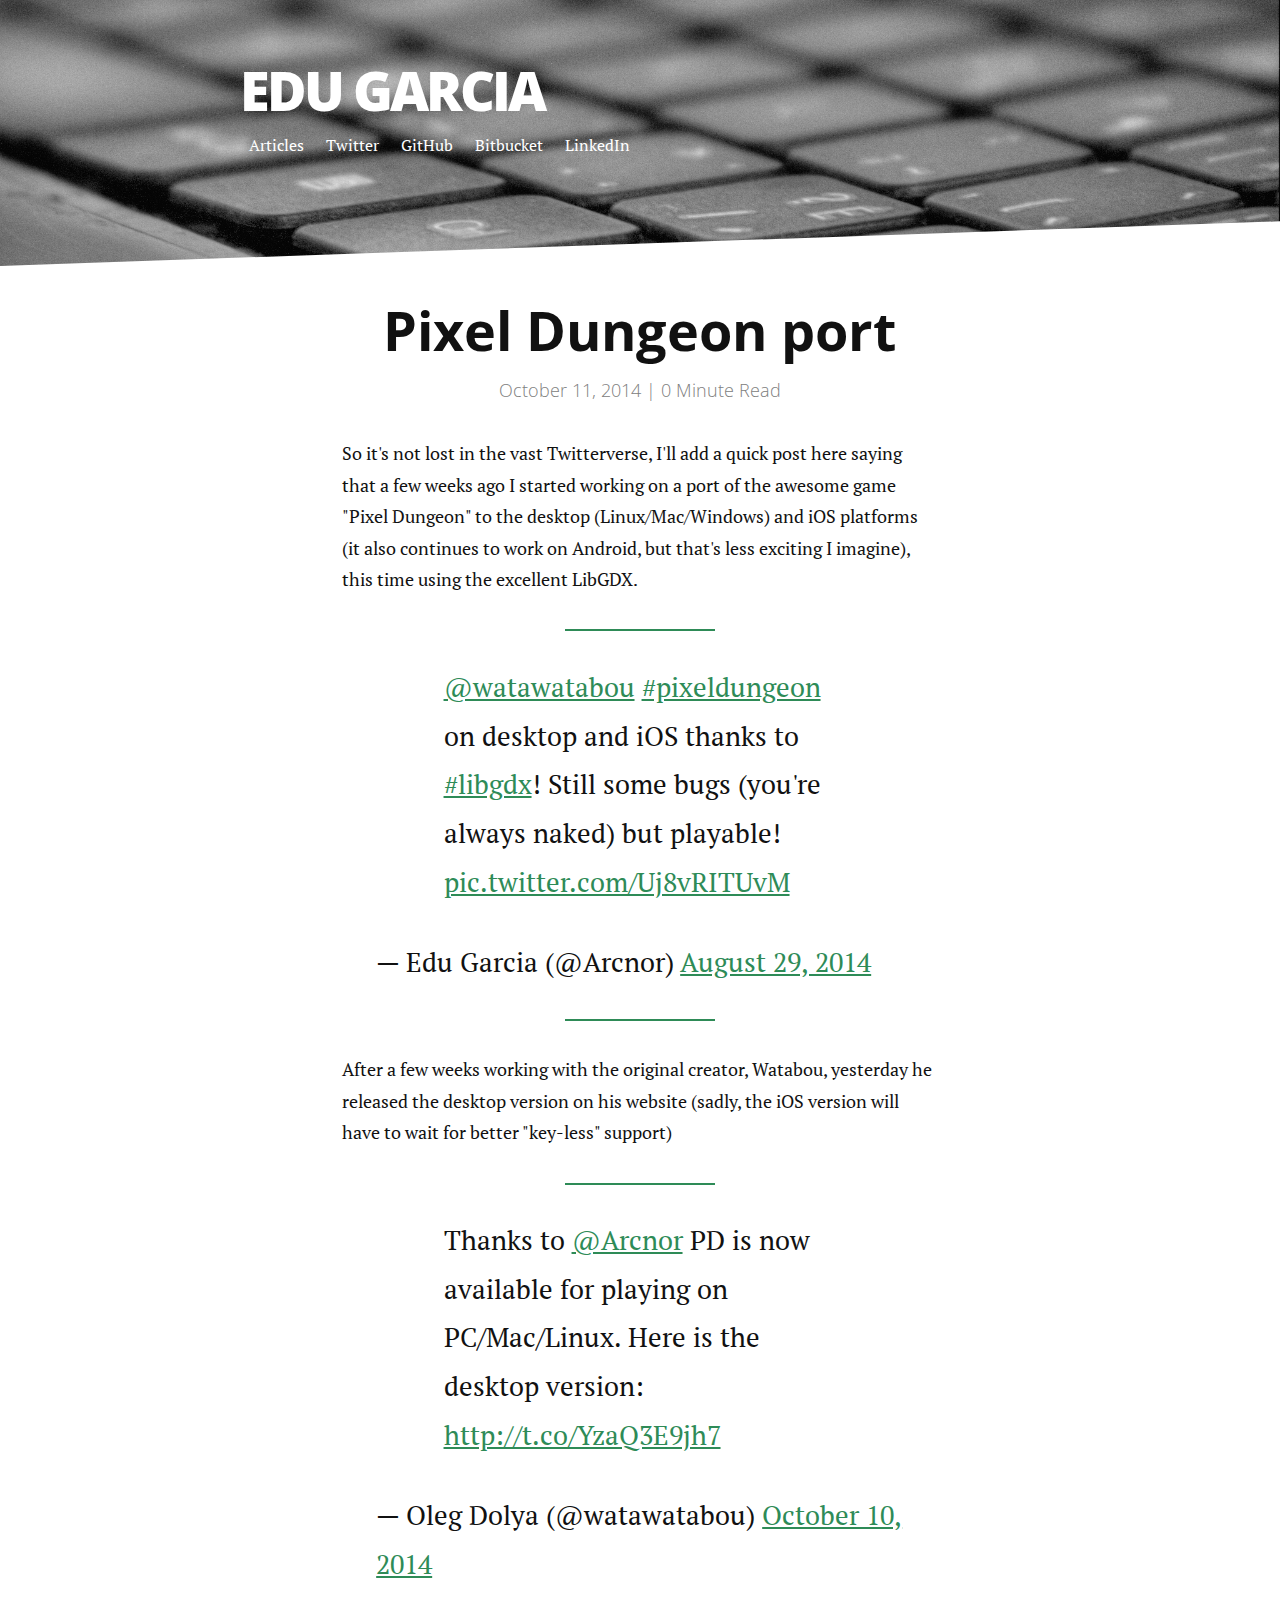
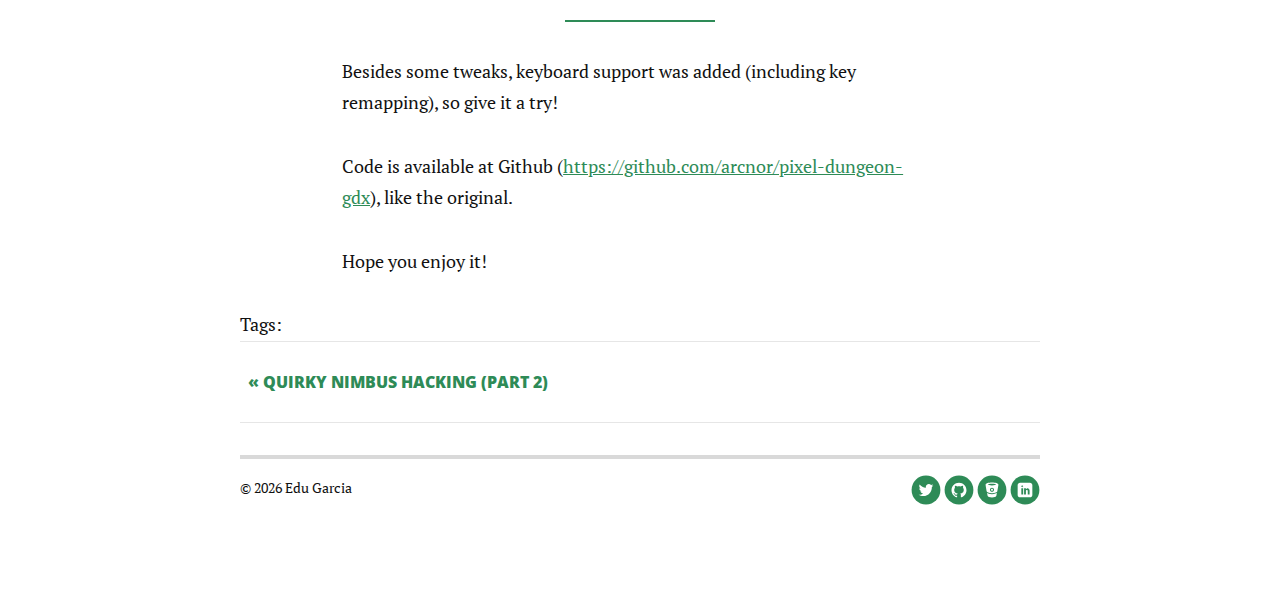
<file: pixel-dungeon-port/index.html>
<!DOCTYPE html>
<!--[if lt IE 7]><html class="no-js lt-ie9 lt-ie8 lt-ie7"><![endif]-->
<!--[if IE 7]><html class="no-js lt-ie9 lt-ie8" <![endif]-->
<!--[if IE 8]><html class="no-js lt-ie9" <![endif]-->
<!--[if gt IE 8]><!--> <html class="no-js"> <!--<![endif]-->

<head>
    <meta charset="utf-8">
    <meta http-equiv="X-UA-Compatible" content="IE=edge,chrome=1">
    <meta name="viewport" content="width=device-width, initial-scale=1">
    <meta name="description" content="">
    <title>Pixel Dungeon port</title>

    <!-- Favicon -->
    <link rel="icon" type="image/x-icon" href="/assets/img/favicon.ico" />

    <!-- Come and get me RSS readers -->
    <link rel="alternate" type="application/rss+xml" title="Edu Garcia" href="http://blog.arcnor.com/feed.xml" />
    
    <!-- Stylesheet -->
    <link rel="stylesheet" href="/assets/css/style.css">
    <!--[if IE 8]><link rel="stylesheet" href="/assets/css/ie.css"><![endif]-->
    <link rel="canonical" href="http://blog.arcnor.com/pixel-dungeon-port/">

    <!-- Modernizr -->
    <script src="/assets/js/modernizr.custom.15390.js" type="text/javascript"></script>

     <!-- Google Analytics: change UA-XXXXX-X to be your site's ID. -->
<script>
   (function(i,s,o,g,r,a,m){i['GoogleAnalyticsObject']=r;i[r]=i[r]||function(){
    (i[r].q=i[r].q||[]).push(arguments)},i[r].l=1*new Date();a=s.createElement(o),
    m=s.getElementsByTagName(o)[0];a.async=1;a.src=g;m.parentNode.insertBefore(a,m)
    })(window,document,'script','//www.google-analytics.com/analytics.js','ga');

ga('create', 'UA-49353216-2', 'auto');
ga('send', 'pageview');

</script>
 
	<script>
	var _prum = [['id', '5512668dabe53d7414b40683'],
					 ['mark', 'firstbyte', (new Date()).getTime()]];
	(function() {
		 var s = document.getElementsByTagName('script')[0]
			, p = document.createElement('script');
		 p.async = 'async';
		 p.src = '//rum-static.pingdom.net/prum.min.js';
		 s.parentNode.insertBefore(p, s);
	})();
	</script>
</head>


<body>

    <div class="header">
     <div class="container">
         <h1 class="logo"><a href="/">Edu Garcia</a></h1>
         <nav class="nav-collapse">
             <ul class="noList">
                 
                 <li class="element first  last">
                     <a href="/index.html">Articles</a>
                 </li>
                 
            
            
				<li><a href="https://twitter.com/arcnor">Twitter</a></li>
            
            
            <li><a href="https://github.com/arcnor">GitHub</a></li>
            
            
            <li><a href="https://bitbucket.org/arcnor">Bitbucket</a></li>
            
            
            <li><a href="http://www.linkedin.com/profile/view?id=arcnor">LinkedIn</a></li>
            
            

             </ul>
         </nav>
     </div>
 </div><!-- end .header -->


   <div class="content">
      <div class="container">
         <div class="post">
  
  <h1 class="postTitle">Pixel Dungeon port</h1>
  <p class="meta">October 11, 2014 | <span class="time">0</span> Minute Read</p>
  
  <p>So it&#39;s not lost in the vast Twitterverse, I&#39;ll add a quick post here saying that a few weeks ago I started working on a port of the awesome game &quot;Pixel Dungeon&quot; to the desktop (Linux/Mac/Windows) and iOS platforms (it also continues to work on Android, but that&#39;s less exciting I imagine), this time using the excellent LibGDX.</p>

<div class='embed twitter'><blockquote class="twitter-tweet"><p lang="en" dir="ltr"><a href="https://twitter.com/watawatabou">@watawatabou</a> <a href="https://twitter.com/hashtag/pixeldungeon?src=hash">#pixeldungeon</a> on desktop and iOS thanks to <a href="https://twitter.com/hashtag/libgdx?src=hash">#libgdx</a>! Still some bugs (you&#39;re always naked) but playable! <a href="http://t.co/Uj8vRITUvM">pic.twitter.com/Uj8vRITUvM</a></p>&mdash; Edu Garcia (@Arcnor) <a href="https://twitter.com/Arcnor/status/505381527396425728">August 29, 2014</a></blockquote>
<script async src="//platform.twitter.com/widgets.js" charset="utf-8"></script></div>

<p>After a few weeks working with the original creator, Watabou, yesterday he released the desktop version on his website (sadly, the iOS version will have to wait for better &quot;key-less&quot; support)</p>

<div class='embed twitter'><blockquote class="twitter-tweet"><p lang="en" dir="ltr">Thanks to <a href="https://twitter.com/Arcnor">@Arcnor</a> PD is now available for playing on PC/Mac/Linux. Here is the desktop version: <a href="http://t.co/YzaQ3E9jh7">http://t.co/YzaQ3E9jh7</a></p>&mdash; Oleg Dolya (@watawatabou) <a href="https://twitter.com/watawatabou/status/520540565277253633">October 10, 2014</a></blockquote>
<script async src="//platform.twitter.com/widgets.js" charset="utf-8"></script></div>

<p>Besides some tweaks, keyboard support was added (including key remapping), so give it a try!</p>

<p>Code is available at Github (<a href="https://github.com/arcnor/pixel-dungeon-gdx">https://github.com/arcnor/pixel-dungeon-gdx</a>), like the original.</p>

<p>Hope you enjoy it!</p>


  <div>
	  Tags:
    
	 
    
  </div>	
  <!-- POST NAVIGATION -->
  <div class="postNav clearfix">
     
      <a class="prev" href="/quirky-nimbus-hacking-part-2/"><span>&laquo;&nbsp;Quirky Nimbus Hacking (part 2)</span>
      
    </a>
      
     
  </div>
</div>
<div id="disqus_thread"></div>
<script type="text/javascript">
    /* * * CONFIGURATION VARIABLES * * */
    var disqus_shortname = 'arcnor';
    
    /* * * DON'T EDIT BELOW THIS LINE * * */
    (function() {
        var dsq = document.createElement('script'); dsq.type = 'text/javascript'; dsq.async = true;
        dsq.src = '//' + disqus_shortname + '.disqus.com/embed.js';
        (document.getElementsByTagName('head')[0] || document.getElementsByTagName('body')[0]).appendChild(dsq);
    })();
</script>
<noscript>Please enable JavaScript to view the <a href="https://disqus.com/?ref_noscript" rel="nofollow">comments powered by Disqus.</a></noscript>

      </div>
   </div><!-- end .content -->

   <div class="footer">
   <div class="container">
		<p class="copy">&copy; <script type="text/javascript">document.write(new Date().getFullYear());</script> Edu Garcia</p>

      <div class="footer-links"> 
         <ul class="noList"> 
            
            
            <li><a href="https://twitter.com/arcnor">
                  <svg id="twitter" class="custom-icon" version="1.1" xmlns="http://www.w3.org/2000/svg" xmlns:xlink="http://www.w3.org/1999/xlink" viewBox="0 0 100 100" style="height: 30px; width: 30px;"><circle class="outer-shape" cx="50" cy="50" r="48" style="opacity: 1;"></circle>
                  <path class="inner-shape" style="opacity: 1;" transform="translate(25,25) scale(0.5)" d="M99.001,19.428c-3.606,1.608-7.48,2.695-11.547,3.184c4.15-2.503,7.338-6.466,8.841-11.189 c-3.885,2.318-8.187,4-12.768,4.908c-3.667-3.931-8.893-6.387-14.676-6.387c-11.104,0-20.107,9.054-20.107,20.223 c0,1.585,0.177,3.128,0.52,4.609c-16.71-0.845-31.525-8.895-41.442-21.131C6.092,16.633,5.1,20.107,5.1,23.813 c0,7.017,3.55,13.208,8.945,16.834c-3.296-0.104-6.397-1.014-9.106-2.529c-0.002,0.085-0.002,0.17-0.002,0.255 c0,9.799,6.931,17.972,16.129,19.831c-1.688,0.463-3.463,0.71-5.297,0.71c-1.296,0-2.555-0.127-3.783-0.363 c2.559,8.034,9.984,13.882,18.782,14.045c-6.881,5.424-15.551,8.657-24.971,8.657c-1.623,0-3.223-0.096-4.796-0.282 c8.898,5.738,19.467,9.087,30.82,9.087c36.982,0,57.206-30.817,57.206-57.543c0-0.877-0.02-1.748-0.059-2.617 C92.896,27.045,96.305,23.482,99.001,19.428z"></path>
                  </svg>
            </a></li>
            
            
            <li><a href="https://github.com/arcnor">
                  <svg id="github" class="custom-icon" version="1.1" xmlns="http://www.w3.org/2000/svg" xmlns:xlink="http://www.w3.org/1999/xlink" viewBox="0 0 100 100" style="height: 30px; width: 30px;"><circle class="outer-shape" cx="50" cy="50" r="48" style="opacity: 1;"></circle>
                  <path class="inner-shape" style="opacity: 1;" transform="translate(25,25) scale(0.5)" d="M50 1.2C22.4 1.2 0 23.6 0 51.2c0 22.1 14.3 40.8 34.2 47.5 2.5 0.5 3.4-1.1 3.4-2.4 0-1.2 0-4.3-0.1-8.5 -13.9 3-16.8-6.7-16.8-6.7 -2.3-5.8-5.6-7.3-5.6-7.3 -4.5-3.1 0.3-3 0.3-3 5 0.4 7.7 5.2 7.7 5.2 4.5 7.6 11.7 5.4 14.6 4.2 0.5-3.2 1.7-5.4 3.2-6.7 -11.1-1.3-22.8-5.6-22.8-24.7 0-5.5 1.9-9.9 5.1-13.4 -0.5-1.3-2.2-6.4 0.5-13.2 0 0 4.2-1.3 13.8 5.1 4-1.1 8.3-1.7 12.5-1.7 4.2 0 8.5 0.6 12.5 1.7 9.5-6.5 13.7-5.1 13.7-5.1 2.7 6.9 1 12 0.5 13.2 3.2 3.5 5.1 8 5.1 13.4 0 19.2-11.7 23.4-22.8 24.7 1.8 1.5 3.4 4.6 3.4 9.3 0 6.7-0.1 12.1-0.1 13.7 0 1.3 0.9 2.9 3.4 2.4 19.9-6.6 34.2-25.4 34.2-47.5C100 23.6 77.6 1.2 50 1.2z"/>
                  </svg>
            </a></li>
             
            
            <li><a href="https://bitbucket.org/arcnor">
                  <svg id="bitbucket" class="custom-icon" version="1.1" xmlns="http://www.w3.org/2000/svg" xmlns:xlink="http://www.w3.org/1999/xlink" viewBox="0 0 100 100" style="height: 30px; width: 30px;"><circle class="outer-shape" cx="50" cy="50" r="48" style="opacity: 1;"></circle>
                  <path class="inner-shape" style="opacity: 1;" transform="translate(25,25) scale(0.5)" d="M50 0.6v0V0.6c-23.6 0-42.8 6.3-42.8 14.2 0 2.1 5.1 31.8 7.2 43.6 0.9 5.3 14.6 13 35.6 13l0-0.1v0.1c21.1 0 34.7-7.7 35.6-13 2-11.8 7.2-41.5 7.2-43.6C92.8 6.9 73.6 0.6 50 0.6M50 61.8c-7.5 0-13.6-6.1-13.6-13.6 0-7.5 6.1-13.6 13.6-13.6 7.5 0 13.6 6.1 13.6 13.6C63.6 55.7 57.5 61.8 50 61.8zM50 19.2c-15.1 0-27.4-2.7-27.4-5.9 0-3.2 12.3-5.8 27.4-5.8s27.4 2.7 27.4 5.9C77.4 16.6 65.1 19.2 50 19.2zM80.8 70.2c-0.7 0-1.2 0.5-1.2 0.5S69.1 79 50 79c-19.1 0-29.6-8.4-29.6-8.4s-0.5-0.5-1.2-0.5c-0.8 0-1.5 0.5-1.5 1.7 0 0.1 0 0.2 0 0.4 1.6 8.8 2.8 15 3 15.9 1.4 6.4 14 11.3 29.2 11.3h0c15.2 0 27.8-4.9 29.2-11.3 0.2-0.9 1.4-7.2 3-15.9 0-0.1 0-0.2 0-0.4C82.3 70.7 81.6 70.2 80.8 70.2M56.8 48.2c0 3.8-3.1 6.8-6.8 6.8 -3.8 0-6.8-3.1-6.8-6.8 0-3.8 3.1-6.8 6.8-6.8C53.8 41.4 56.8 44.5 56.8 48.2"/>
                  </svg>
            </a></li>
             
            
            <li><a href="http://www.linkedin.com/profile/view?id=arcnor">
                  <svg id="linkedin" class="custom-icon" version="1.1" xmlns="http://www.w3.org/2000/svg" xmlns:xlink="http://www.w3.org/1999/xlink" viewBox="0 0 100 100" style="height: 30px; width: 30px;"><circle class="outer-shape" cx="50" cy="50" r="48" style="opacity: 1;"></circle>
                  <path class="inner-shape" style="opacity: 1;" transform="translate(25,25) scale(0.5)" d="M82.539,1H17.461C8.408,1,1,8.408,1,17.461v65.078C1,91.592,8.408,99,17.461,99h65.078C91.592,99,99,91.592,99,82.539 V17.461C99,8.408,91.592,1,82.539,1z M37.75,80.625H25.5V37.75h12.25V80.625z M31.625,31.625c-3.383,0-6.125-2.742-6.125-6.125 s2.742-6.125,6.125-6.125s6.125,2.742,6.125,6.125S35.008,31.625,31.625,31.625z M80.625,80.625h-12.25v-24.5 c0-3.383-2.742-6.125-6.125-6.125s-6.125,2.742-6.125,6.125v24.5h-12.25V37.75h12.25v7.606c2.526-3.47,6.389-7.606,10.719-7.606 c7.612,0,13.782,6.856,13.782,15.312L80.625,80.625L80.625,80.625z"></path>
                  </svg>
            </a></li>
             
            
         </ul>
      </div>
   </div>
</div><!-- end .footer -->


   <!-- Add jQuery and other scripts -->
<script src="//ajax.googleapis.com/ajax/libs/jquery/1.11.2/jquery.min.js"></script>
<script>window.jQuery || document.write('<script src=""><\/script>')</script>
<!--<script src="/assets/js/dropcap.min.js"></script>-->
<script src="/assets/js/responsive-nav.min.js"></script>
<script src="/assets/js/scripts.js"></script>


</body>

</html>
</file>
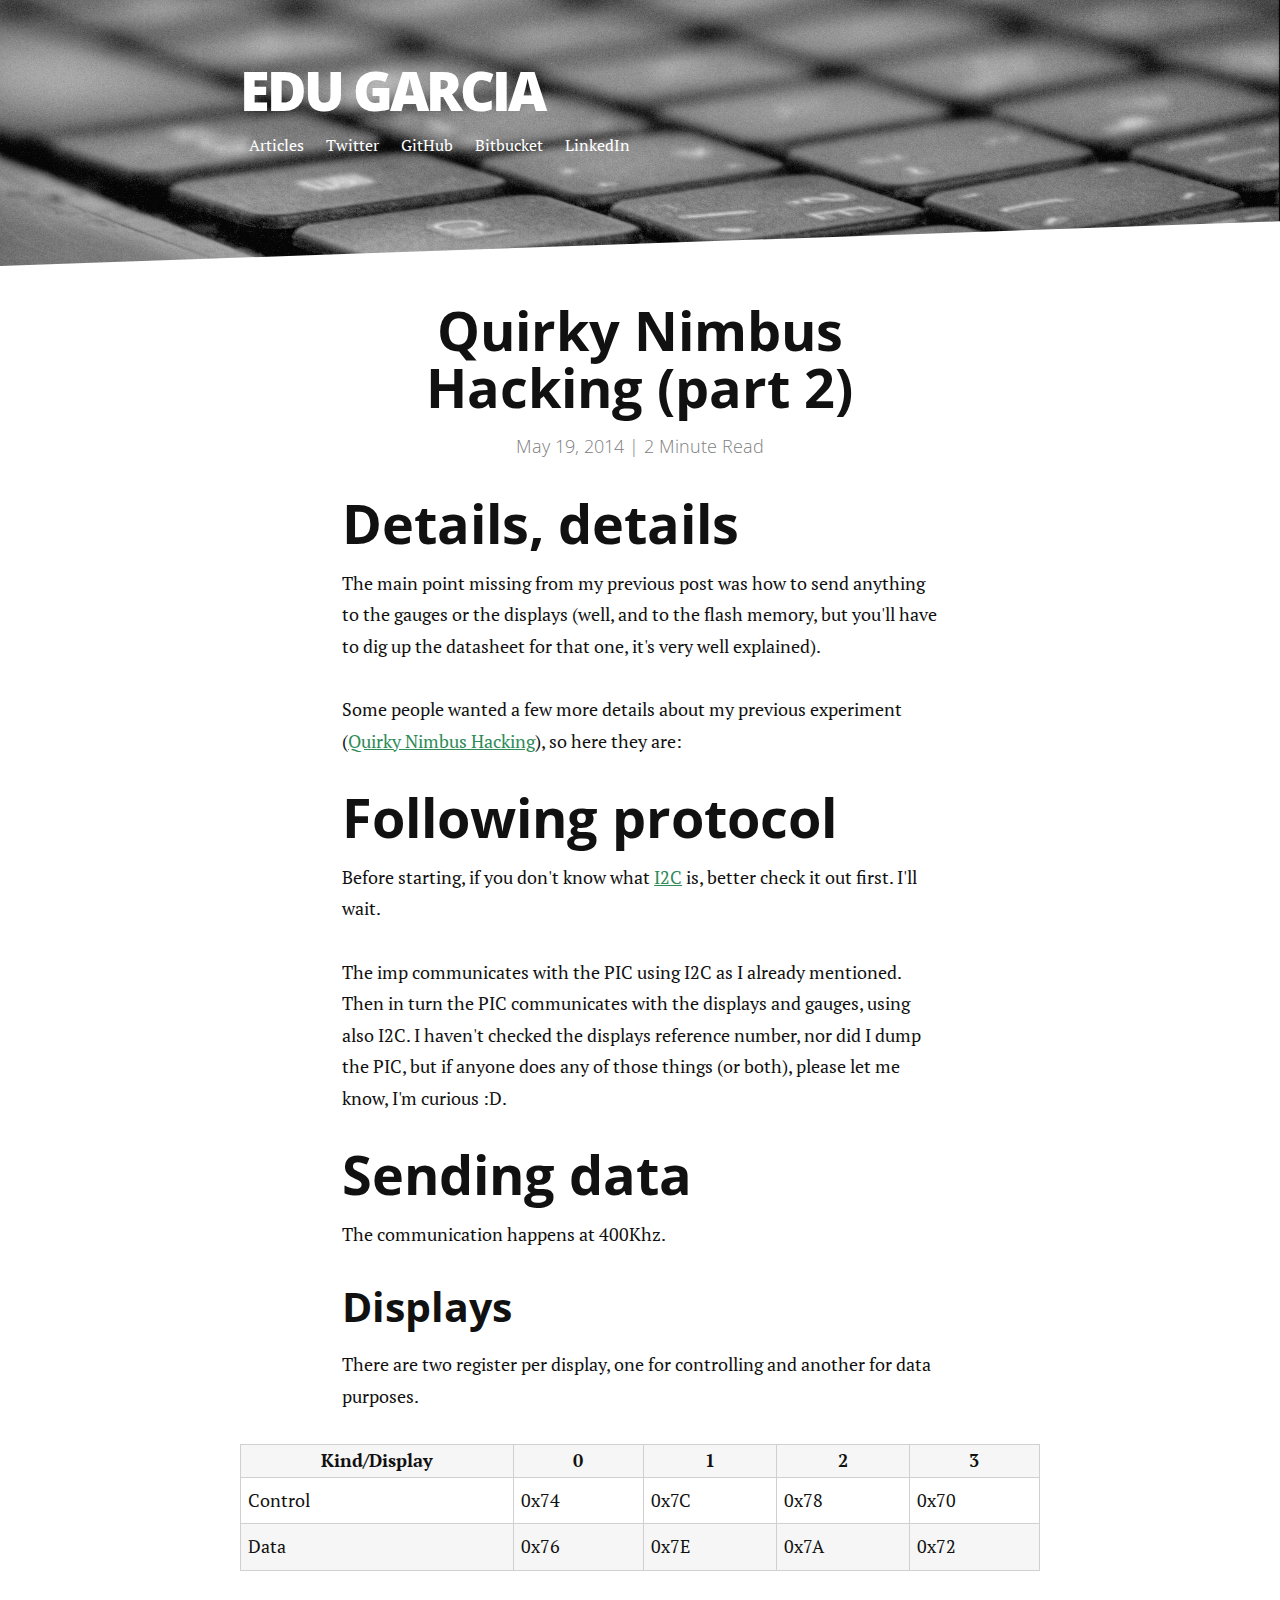
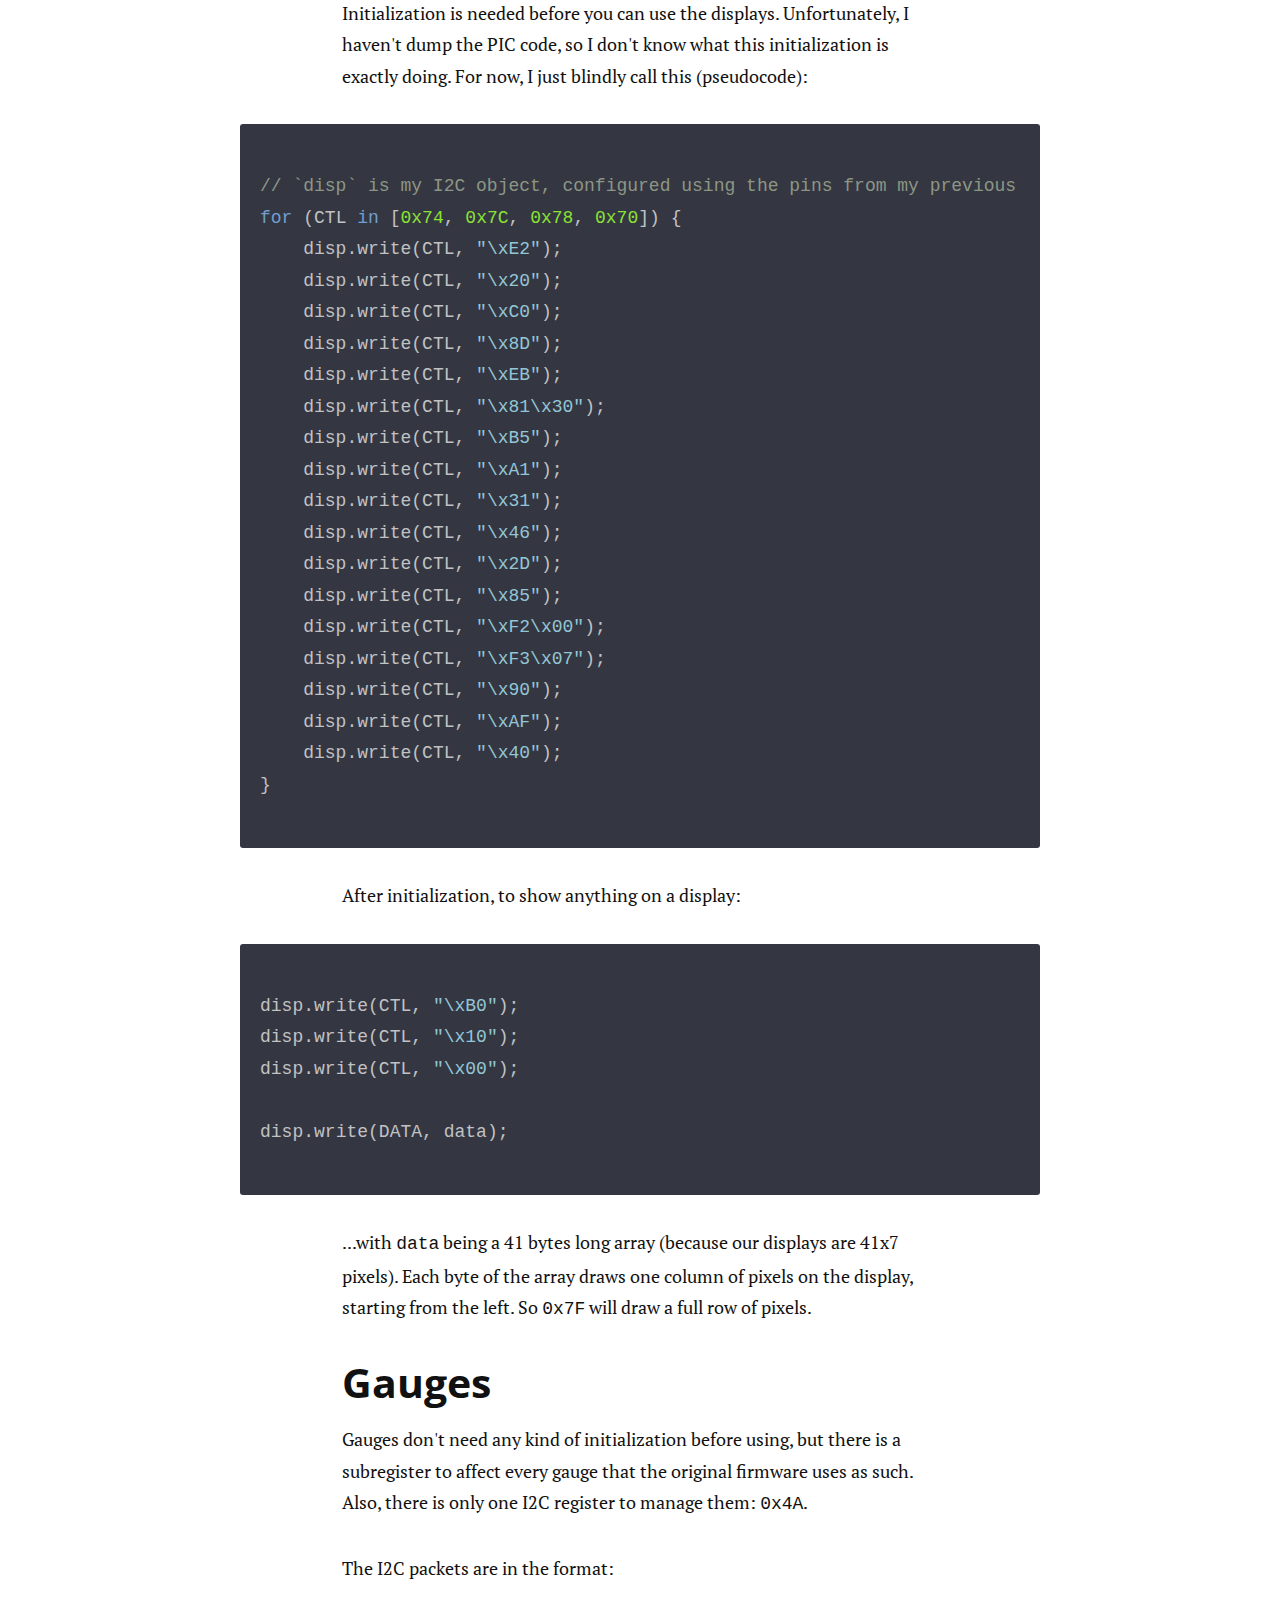
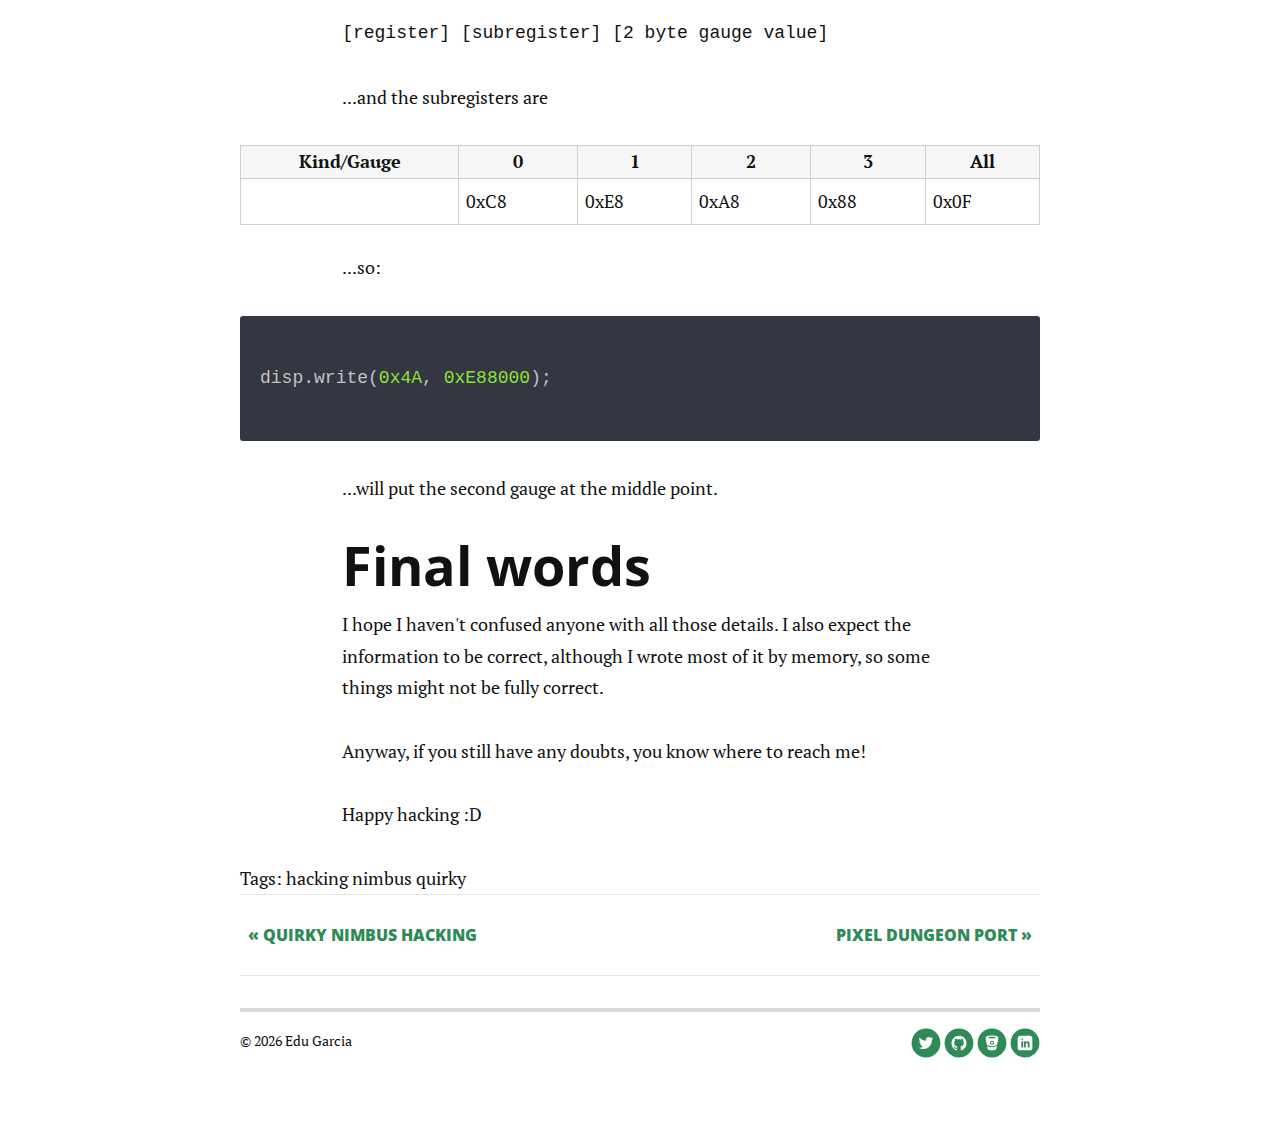
<file: quirky-nimbus-hacking-part-2/index.html>
<!DOCTYPE html>
<!--[if lt IE 7]><html class="no-js lt-ie9 lt-ie8 lt-ie7"><![endif]-->
<!--[if IE 7]><html class="no-js lt-ie9 lt-ie8" <![endif]-->
<!--[if IE 8]><html class="no-js lt-ie9" <![endif]-->
<!--[if gt IE 8]><!--> <html class="no-js"> <!--<![endif]-->

<head>
    <meta charset="utf-8">
    <meta http-equiv="X-UA-Compatible" content="IE=edge,chrome=1">
    <meta name="viewport" content="width=device-width, initial-scale=1">
    <meta name="description" content="">
    <title>Quirky Nimbus Hacking (part 2)</title>

    <!-- Favicon -->
    <link rel="icon" type="image/x-icon" href="/assets/img/favicon.ico" />

    <!-- Come and get me RSS readers -->
    <link rel="alternate" type="application/rss+xml" title="Edu Garcia" href="http://blog.arcnor.com/feed.xml" />
    
    <!-- Stylesheet -->
    <link rel="stylesheet" href="/assets/css/style.css">
    <!--[if IE 8]><link rel="stylesheet" href="/assets/css/ie.css"><![endif]-->
    <link rel="canonical" href="http://blog.arcnor.com/quirky-nimbus-hacking-part-2/">

    <!-- Modernizr -->
    <script src="/assets/js/modernizr.custom.15390.js" type="text/javascript"></script>

     <!-- Google Analytics: change UA-XXXXX-X to be your site's ID. -->
<script>
   (function(i,s,o,g,r,a,m){i['GoogleAnalyticsObject']=r;i[r]=i[r]||function(){
    (i[r].q=i[r].q||[]).push(arguments)},i[r].l=1*new Date();a=s.createElement(o),
    m=s.getElementsByTagName(o)[0];a.async=1;a.src=g;m.parentNode.insertBefore(a,m)
    })(window,document,'script','//www.google-analytics.com/analytics.js','ga');

ga('create', 'UA-49353216-2', 'auto');
ga('send', 'pageview');

</script>
 
	<script>
	var _prum = [['id', '5512668dabe53d7414b40683'],
					 ['mark', 'firstbyte', (new Date()).getTime()]];
	(function() {
		 var s = document.getElementsByTagName('script')[0]
			, p = document.createElement('script');
		 p.async = 'async';
		 p.src = '//rum-static.pingdom.net/prum.min.js';
		 s.parentNode.insertBefore(p, s);
	})();
	</script>
</head>


<body>

    <div class="header">
     <div class="container">
         <h1 class="logo"><a href="/">Edu Garcia</a></h1>
         <nav class="nav-collapse">
             <ul class="noList">
                 
                 <li class="element first  last">
                     <a href="/index.html">Articles</a>
                 </li>
                 
            
            
				<li><a href="https://twitter.com/arcnor">Twitter</a></li>
            
            
            <li><a href="https://github.com/arcnor">GitHub</a></li>
            
            
            <li><a href="https://bitbucket.org/arcnor">Bitbucket</a></li>
            
            
            <li><a href="http://www.linkedin.com/profile/view?id=arcnor">LinkedIn</a></li>
            
            

             </ul>
         </nav>
     </div>
 </div><!-- end .header -->


   <div class="content">
      <div class="container">
         <div class="post">
  
  <h1 class="postTitle">Quirky Nimbus Hacking (part 2)</h1>
  <p class="meta">May 19, 2014 | <span class="time">2</span> Minute Read</p>
  
  <h1 id="details,-details">Details, details</h1>

<p>The main point missing from my previous post was how to send anything to the gauges or the displays (well, and to the flash memory, but you&#39;ll have to dig up the datasheet for that one, it&#39;s very well explained).</p>

<p>Some people wanted a few more details about my previous experiment (<a href="/quirky-nimbus-hacking">Quirky Nimbus Hacking</a>), so here they are:</p>

<h1 id="following-protocol">Following protocol</h1>

<p>Before starting, if you don&#39;t know what <a href="http://en.wikipedia.org/wiki/I%C2%B2C">I2C</a> is, better check it out first. I&#39;ll wait.</p>

<!--more-->

<p>The imp communicates with the PIC using I2C as I already mentioned. Then in turn the PIC communicates with the displays and gauges, using also I2C. I haven&#39;t checked the displays reference number, nor did I dump the PIC, but if anyone does any of those things (or both), please let me know, I&#39;m curious :D.</p>

<h1 id="sending-data">Sending data</h1>

<p>The communication happens at 400Khz.</p>

<h2 id="displays">Displays</h2>

<p>There are two register per display, one for controlling and another for data purposes.</p>

<table><thead>
<tr>
<th>Kind/Display</th>
<th>0</th>
<th>1</th>
<th>2</th>
<th>3</th>
</tr>
</thead><tbody>
<tr>
<td>Control</td>
<td>0x74</td>
<td>0x7C</td>
<td>0x78</td>
<td>0x70</td>
</tr>
<tr>
<td>Data</td>
<td>0x76</td>
<td>0x7E</td>
<td>0x7A</td>
<td>0x72</td>
</tr>
</tbody></table>

<p>Initialization is needed before you can use the displays. Unfortunately, I haven&#39;t dump the PIC code, so I don&#39;t know what this initialization is exactly doing. For now, I just blindly call this (pseudocode):</p>
<div class="highlight"><pre><code class="language-javascript" data-lang="javascript"><span class="c1">// `disp` is my I2C object, configured using the pins from my previous post</span>
<span class="k">for</span> <span class="p">(</span><span class="nx">CTL</span> <span class="k">in</span> <span class="p">[</span><span class="mh">0x74</span><span class="p">,</span> <span class="mh">0x7C</span><span class="p">,</span> <span class="mh">0x78</span><span class="p">,</span> <span class="mh">0x70</span><span class="p">])</span> <span class="p">{</span>
    <span class="nx">disp</span><span class="p">.</span><span class="nx">write</span><span class="p">(</span><span class="nx">CTL</span><span class="p">,</span> <span class="s2">&quot;\xE2&quot;</span><span class="p">);</span>
    <span class="nx">disp</span><span class="p">.</span><span class="nx">write</span><span class="p">(</span><span class="nx">CTL</span><span class="p">,</span> <span class="s2">&quot;\x20&quot;</span><span class="p">);</span>
    <span class="nx">disp</span><span class="p">.</span><span class="nx">write</span><span class="p">(</span><span class="nx">CTL</span><span class="p">,</span> <span class="s2">&quot;\xC0&quot;</span><span class="p">);</span>
    <span class="nx">disp</span><span class="p">.</span><span class="nx">write</span><span class="p">(</span><span class="nx">CTL</span><span class="p">,</span> <span class="s2">&quot;\x8D&quot;</span><span class="p">);</span>
    <span class="nx">disp</span><span class="p">.</span><span class="nx">write</span><span class="p">(</span><span class="nx">CTL</span><span class="p">,</span> <span class="s2">&quot;\xEB&quot;</span><span class="p">);</span>
    <span class="nx">disp</span><span class="p">.</span><span class="nx">write</span><span class="p">(</span><span class="nx">CTL</span><span class="p">,</span> <span class="s2">&quot;\x81\x30&quot;</span><span class="p">);</span>
    <span class="nx">disp</span><span class="p">.</span><span class="nx">write</span><span class="p">(</span><span class="nx">CTL</span><span class="p">,</span> <span class="s2">&quot;\xB5&quot;</span><span class="p">);</span>
    <span class="nx">disp</span><span class="p">.</span><span class="nx">write</span><span class="p">(</span><span class="nx">CTL</span><span class="p">,</span> <span class="s2">&quot;\xA1&quot;</span><span class="p">);</span>
    <span class="nx">disp</span><span class="p">.</span><span class="nx">write</span><span class="p">(</span><span class="nx">CTL</span><span class="p">,</span> <span class="s2">&quot;\x31&quot;</span><span class="p">);</span>
    <span class="nx">disp</span><span class="p">.</span><span class="nx">write</span><span class="p">(</span><span class="nx">CTL</span><span class="p">,</span> <span class="s2">&quot;\x46&quot;</span><span class="p">);</span>
    <span class="nx">disp</span><span class="p">.</span><span class="nx">write</span><span class="p">(</span><span class="nx">CTL</span><span class="p">,</span> <span class="s2">&quot;\x2D&quot;</span><span class="p">);</span>
    <span class="nx">disp</span><span class="p">.</span><span class="nx">write</span><span class="p">(</span><span class="nx">CTL</span><span class="p">,</span> <span class="s2">&quot;\x85&quot;</span><span class="p">);</span>
    <span class="nx">disp</span><span class="p">.</span><span class="nx">write</span><span class="p">(</span><span class="nx">CTL</span><span class="p">,</span> <span class="s2">&quot;\xF2\x00&quot;</span><span class="p">);</span>
    <span class="nx">disp</span><span class="p">.</span><span class="nx">write</span><span class="p">(</span><span class="nx">CTL</span><span class="p">,</span> <span class="s2">&quot;\xF3\x07&quot;</span><span class="p">);</span>
    <span class="nx">disp</span><span class="p">.</span><span class="nx">write</span><span class="p">(</span><span class="nx">CTL</span><span class="p">,</span> <span class="s2">&quot;\x90&quot;</span><span class="p">);</span>
    <span class="nx">disp</span><span class="p">.</span><span class="nx">write</span><span class="p">(</span><span class="nx">CTL</span><span class="p">,</span> <span class="s2">&quot;\xAF&quot;</span><span class="p">);</span>
    <span class="nx">disp</span><span class="p">.</span><span class="nx">write</span><span class="p">(</span><span class="nx">CTL</span><span class="p">,</span> <span class="s2">&quot;\x40&quot;</span><span class="p">);</span>
<span class="p">}</span>
</code></pre></div>
<p>After initialization, to show anything on a display:</p>
<div class="highlight"><pre><code class="language-javascript" data-lang="javascript"><span class="nx">disp</span><span class="p">.</span><span class="nx">write</span><span class="p">(</span><span class="nx">CTL</span><span class="p">,</span> <span class="s2">&quot;\xB0&quot;</span><span class="p">);</span>
<span class="nx">disp</span><span class="p">.</span><span class="nx">write</span><span class="p">(</span><span class="nx">CTL</span><span class="p">,</span> <span class="s2">&quot;\x10&quot;</span><span class="p">);</span>
<span class="nx">disp</span><span class="p">.</span><span class="nx">write</span><span class="p">(</span><span class="nx">CTL</span><span class="p">,</span> <span class="s2">&quot;\x00&quot;</span><span class="p">);</span>

<span class="nx">disp</span><span class="p">.</span><span class="nx">write</span><span class="p">(</span><span class="nx">DATA</span><span class="p">,</span> <span class="nx">data</span><span class="p">);</span>
</code></pre></div>
<p>...with <code>data</code> being a 41 bytes long array (because our displays are 41x7 pixels). Each byte of the array draws one column of pixels on the display, starting from the left. So <code>0x7F</code> will draw a full row of pixels.</p>

<h2 id="gauges">Gauges</h2>

<p>Gauges don&#39;t need any kind of initialization before using, but there is a subregister to affect every gauge that the original firmware uses as such. Also, there is only one I2C register to manage them: <code>0x4A</code>.</p>

<p>The I2C packets are in the format:</p>

<p><code>[register] [subregister] [2 byte gauge value]</code></p>

<p>...and the subregisters are</p>

<table><thead>
<tr>
<th>Kind/Gauge</th>
<th>0</th>
<th>1</th>
<th>2</th>
<th>3</th>
<th>All</th>
</tr>
</thead><tbody>
<tr>
<td></td>
<td>0xC8</td>
<td>0xE8</td>
<td>0xA8</td>
<td>0x88</td>
<td>0x0F</td>
</tr>
</tbody></table>

<p>...so:</p>
<div class="highlight"><pre><code class="language-javascript" data-lang="javascript"><span class="nx">disp</span><span class="p">.</span><span class="nx">write</span><span class="p">(</span><span class="mh">0x4A</span><span class="p">,</span> <span class="mh">0xE88000</span><span class="p">);</span>
</code></pre></div>
<p>...will put the second gauge at the middle point.</p>

<h1 id="final-words">Final words</h1>

<p>I hope I haven&#39;t confused anyone with all those details. I also expect the information to be correct, although I wrote most of it by memory, so some things might not be fully correct.</p>

<p>Anyway, if you still have any doubts, you know where to reach me!</p>

<p>Happy hacking :D</p>


  <div>
	  Tags:
    
	 
	 hacking
	 
	 nimbus
	 
	 quirky
	 
    
  </div>	
  <!-- POST NAVIGATION -->
  <div class="postNav clearfix">
     
      <a class="prev" href="/quirky-nimbus-hacking/"><span>&laquo;&nbsp;Quirky Nimbus Hacking</span>
      
    </a>
      
      
      <a class="next" href="/pixel-dungeon-port/"><span>Pixel Dungeon port&nbsp;&raquo;</span>
       
      </a>
     
  </div>
</div>
<div id="disqus_thread"></div>
<script type="text/javascript">
    /* * * CONFIGURATION VARIABLES * * */
    var disqus_shortname = 'arcnor';
    
    /* * * DON'T EDIT BELOW THIS LINE * * */
    (function() {
        var dsq = document.createElement('script'); dsq.type = 'text/javascript'; dsq.async = true;
        dsq.src = '//' + disqus_shortname + '.disqus.com/embed.js';
        (document.getElementsByTagName('head')[0] || document.getElementsByTagName('body')[0]).appendChild(dsq);
    })();
</script>
<noscript>Please enable JavaScript to view the <a href="https://disqus.com/?ref_noscript" rel="nofollow">comments powered by Disqus.</a></noscript>

      </div>
   </div><!-- end .content -->

   <div class="footer">
   <div class="container">
		<p class="copy">&copy; <script type="text/javascript">document.write(new Date().getFullYear());</script> Edu Garcia</p>

      <div class="footer-links"> 
         <ul class="noList"> 
            
            
            <li><a href="https://twitter.com/arcnor">
                  <svg id="twitter" class="custom-icon" version="1.1" xmlns="http://www.w3.org/2000/svg" xmlns:xlink="http://www.w3.org/1999/xlink" viewBox="0 0 100 100" style="height: 30px; width: 30px;"><circle class="outer-shape" cx="50" cy="50" r="48" style="opacity: 1;"></circle>
                  <path class="inner-shape" style="opacity: 1;" transform="translate(25,25) scale(0.5)" d="M99.001,19.428c-3.606,1.608-7.48,2.695-11.547,3.184c4.15-2.503,7.338-6.466,8.841-11.189 c-3.885,2.318-8.187,4-12.768,4.908c-3.667-3.931-8.893-6.387-14.676-6.387c-11.104,0-20.107,9.054-20.107,20.223 c0,1.585,0.177,3.128,0.52,4.609c-16.71-0.845-31.525-8.895-41.442-21.131C6.092,16.633,5.1,20.107,5.1,23.813 c0,7.017,3.55,13.208,8.945,16.834c-3.296-0.104-6.397-1.014-9.106-2.529c-0.002,0.085-0.002,0.17-0.002,0.255 c0,9.799,6.931,17.972,16.129,19.831c-1.688,0.463-3.463,0.71-5.297,0.71c-1.296,0-2.555-0.127-3.783-0.363 c2.559,8.034,9.984,13.882,18.782,14.045c-6.881,5.424-15.551,8.657-24.971,8.657c-1.623,0-3.223-0.096-4.796-0.282 c8.898,5.738,19.467,9.087,30.82,9.087c36.982,0,57.206-30.817,57.206-57.543c0-0.877-0.02-1.748-0.059-2.617 C92.896,27.045,96.305,23.482,99.001,19.428z"></path>
                  </svg>
            </a></li>
            
            
            <li><a href="https://github.com/arcnor">
                  <svg id="github" class="custom-icon" version="1.1" xmlns="http://www.w3.org/2000/svg" xmlns:xlink="http://www.w3.org/1999/xlink" viewBox="0 0 100 100" style="height: 30px; width: 30px;"><circle class="outer-shape" cx="50" cy="50" r="48" style="opacity: 1;"></circle>
                  <path class="inner-shape" style="opacity: 1;" transform="translate(25,25) scale(0.5)" d="M50 1.2C22.4 1.2 0 23.6 0 51.2c0 22.1 14.3 40.8 34.2 47.5 2.5 0.5 3.4-1.1 3.4-2.4 0-1.2 0-4.3-0.1-8.5 -13.9 3-16.8-6.7-16.8-6.7 -2.3-5.8-5.6-7.3-5.6-7.3 -4.5-3.1 0.3-3 0.3-3 5 0.4 7.7 5.2 7.7 5.2 4.5 7.6 11.7 5.4 14.6 4.2 0.5-3.2 1.7-5.4 3.2-6.7 -11.1-1.3-22.8-5.6-22.8-24.7 0-5.5 1.9-9.9 5.1-13.4 -0.5-1.3-2.2-6.4 0.5-13.2 0 0 4.2-1.3 13.8 5.1 4-1.1 8.3-1.7 12.5-1.7 4.2 0 8.5 0.6 12.5 1.7 9.5-6.5 13.7-5.1 13.7-5.1 2.7 6.9 1 12 0.5 13.2 3.2 3.5 5.1 8 5.1 13.4 0 19.2-11.7 23.4-22.8 24.7 1.8 1.5 3.4 4.6 3.4 9.3 0 6.7-0.1 12.1-0.1 13.7 0 1.3 0.9 2.9 3.4 2.4 19.9-6.6 34.2-25.4 34.2-47.5C100 23.6 77.6 1.2 50 1.2z"/>
                  </svg>
            </a></li>
             
            
            <li><a href="https://bitbucket.org/arcnor">
                  <svg id="bitbucket" class="custom-icon" version="1.1" xmlns="http://www.w3.org/2000/svg" xmlns:xlink="http://www.w3.org/1999/xlink" viewBox="0 0 100 100" style="height: 30px; width: 30px;"><circle class="outer-shape" cx="50" cy="50" r="48" style="opacity: 1;"></circle>
                  <path class="inner-shape" style="opacity: 1;" transform="translate(25,25) scale(0.5)" d="M50 0.6v0V0.6c-23.6 0-42.8 6.3-42.8 14.2 0 2.1 5.1 31.8 7.2 43.6 0.9 5.3 14.6 13 35.6 13l0-0.1v0.1c21.1 0 34.7-7.7 35.6-13 2-11.8 7.2-41.5 7.2-43.6C92.8 6.9 73.6 0.6 50 0.6M50 61.8c-7.5 0-13.6-6.1-13.6-13.6 0-7.5 6.1-13.6 13.6-13.6 7.5 0 13.6 6.1 13.6 13.6C63.6 55.7 57.5 61.8 50 61.8zM50 19.2c-15.1 0-27.4-2.7-27.4-5.9 0-3.2 12.3-5.8 27.4-5.8s27.4 2.7 27.4 5.9C77.4 16.6 65.1 19.2 50 19.2zM80.8 70.2c-0.7 0-1.2 0.5-1.2 0.5S69.1 79 50 79c-19.1 0-29.6-8.4-29.6-8.4s-0.5-0.5-1.2-0.5c-0.8 0-1.5 0.5-1.5 1.7 0 0.1 0 0.2 0 0.4 1.6 8.8 2.8 15 3 15.9 1.4 6.4 14 11.3 29.2 11.3h0c15.2 0 27.8-4.9 29.2-11.3 0.2-0.9 1.4-7.2 3-15.9 0-0.1 0-0.2 0-0.4C82.3 70.7 81.6 70.2 80.8 70.2M56.8 48.2c0 3.8-3.1 6.8-6.8 6.8 -3.8 0-6.8-3.1-6.8-6.8 0-3.8 3.1-6.8 6.8-6.8C53.8 41.4 56.8 44.5 56.8 48.2"/>
                  </svg>
            </a></li>
             
            
            <li><a href="http://www.linkedin.com/profile/view?id=arcnor">
                  <svg id="linkedin" class="custom-icon" version="1.1" xmlns="http://www.w3.org/2000/svg" xmlns:xlink="http://www.w3.org/1999/xlink" viewBox="0 0 100 100" style="height: 30px; width: 30px;"><circle class="outer-shape" cx="50" cy="50" r="48" style="opacity: 1;"></circle>
                  <path class="inner-shape" style="opacity: 1;" transform="translate(25,25) scale(0.5)" d="M82.539,1H17.461C8.408,1,1,8.408,1,17.461v65.078C1,91.592,8.408,99,17.461,99h65.078C91.592,99,99,91.592,99,82.539 V17.461C99,8.408,91.592,1,82.539,1z M37.75,80.625H25.5V37.75h12.25V80.625z M31.625,31.625c-3.383,0-6.125-2.742-6.125-6.125 s2.742-6.125,6.125-6.125s6.125,2.742,6.125,6.125S35.008,31.625,31.625,31.625z M80.625,80.625h-12.25v-24.5 c0-3.383-2.742-6.125-6.125-6.125s-6.125,2.742-6.125,6.125v24.5h-12.25V37.75h12.25v7.606c2.526-3.47,6.389-7.606,10.719-7.606 c7.612,0,13.782,6.856,13.782,15.312L80.625,80.625L80.625,80.625z"></path>
                  </svg>
            </a></li>
             
            
         </ul>
      </div>
   </div>
</div><!-- end .footer -->


   <!-- Add jQuery and other scripts -->
<script src="//ajax.googleapis.com/ajax/libs/jquery/1.11.2/jquery.min.js"></script>
<script>window.jQuery || document.write('<script src=""><\/script>')</script>
<!--<script src="/assets/js/dropcap.min.js"></script>-->
<script src="/assets/js/responsive-nav.min.js"></script>
<script src="/assets/js/scripts.js"></script>


</body>

</html>
</file>
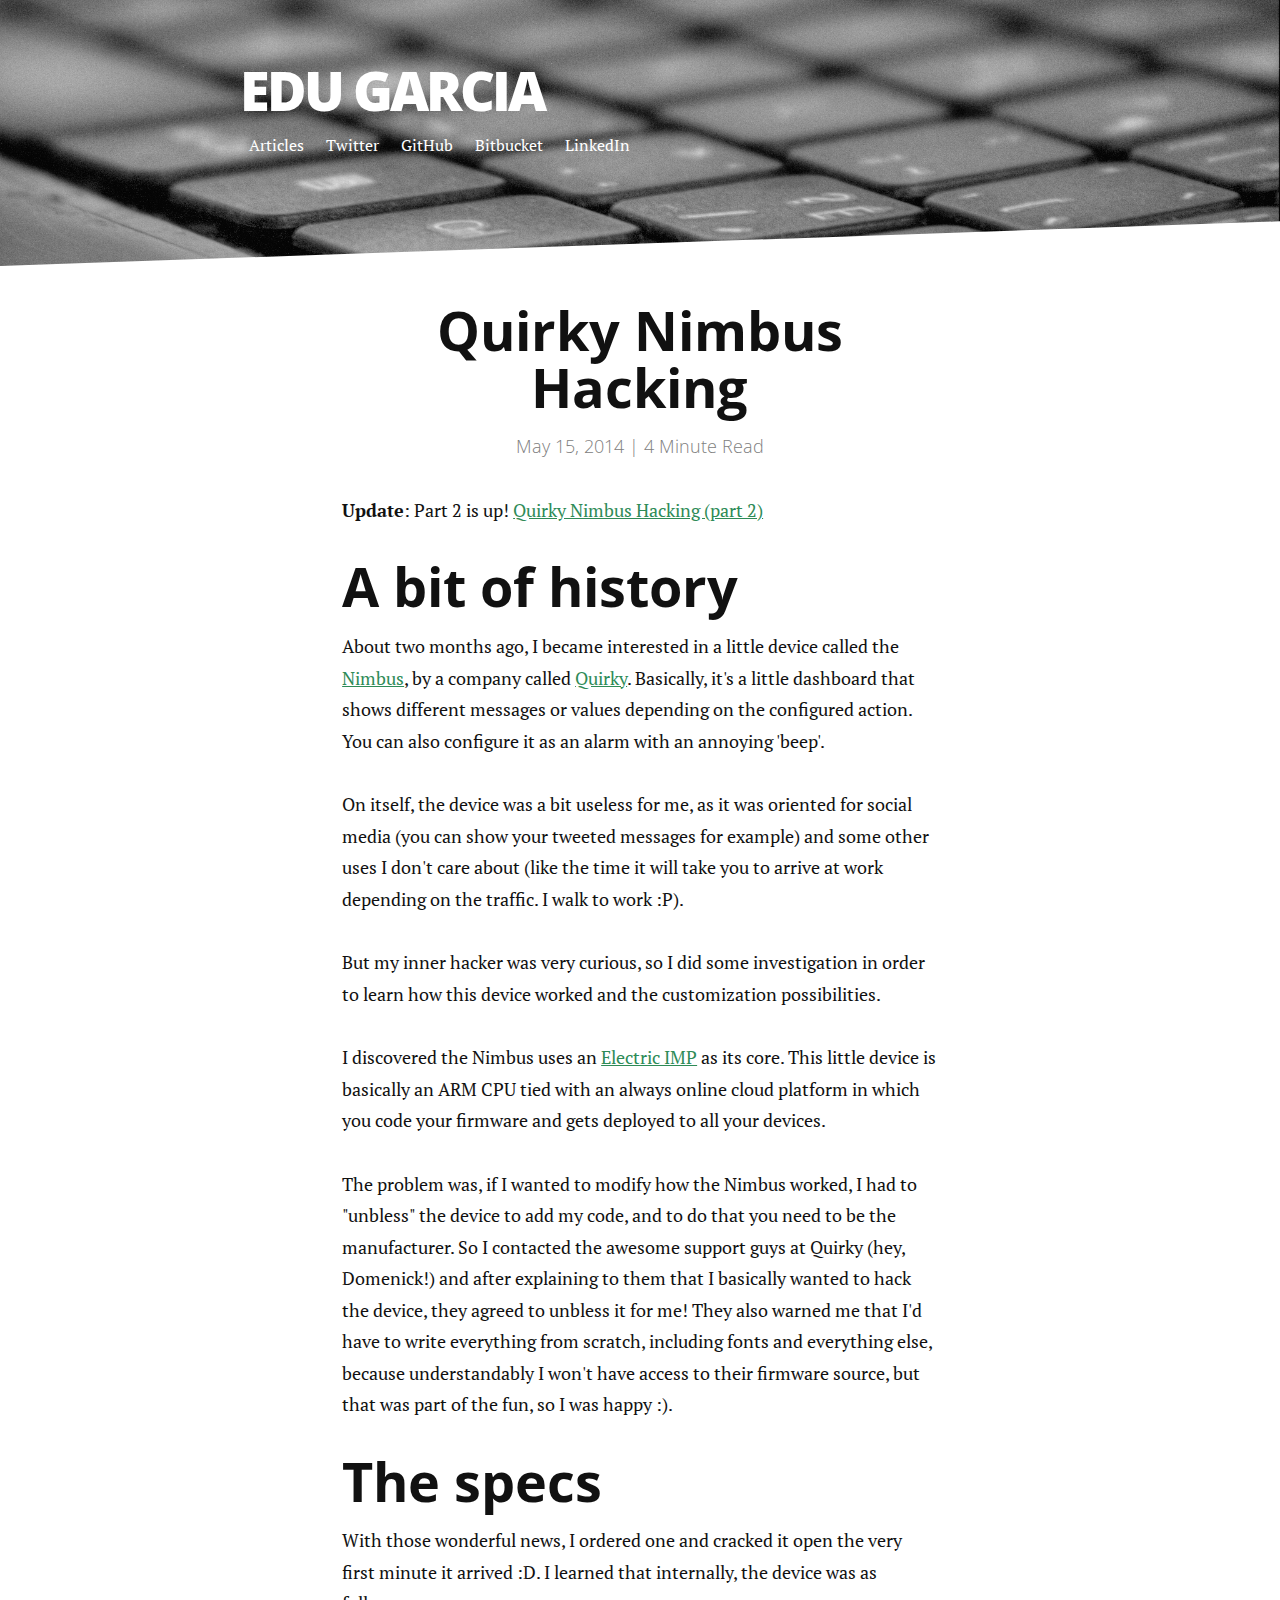
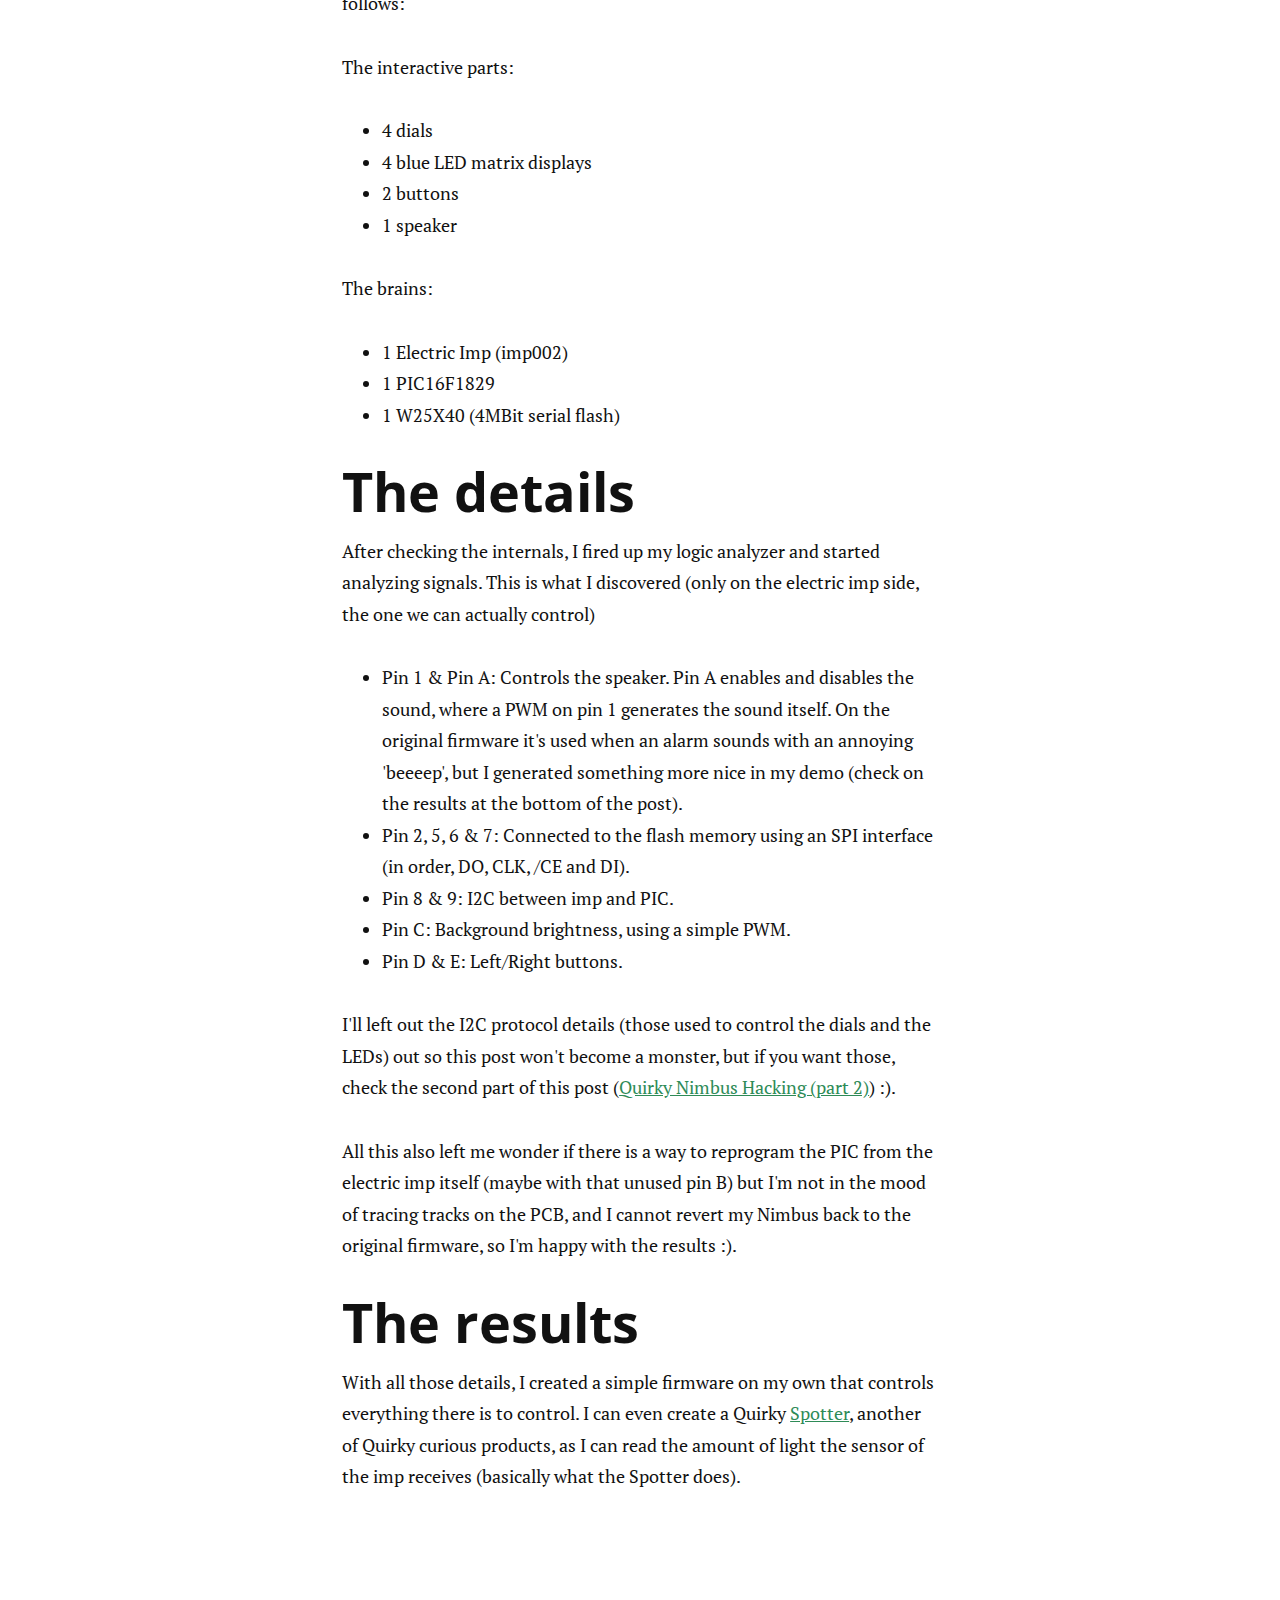
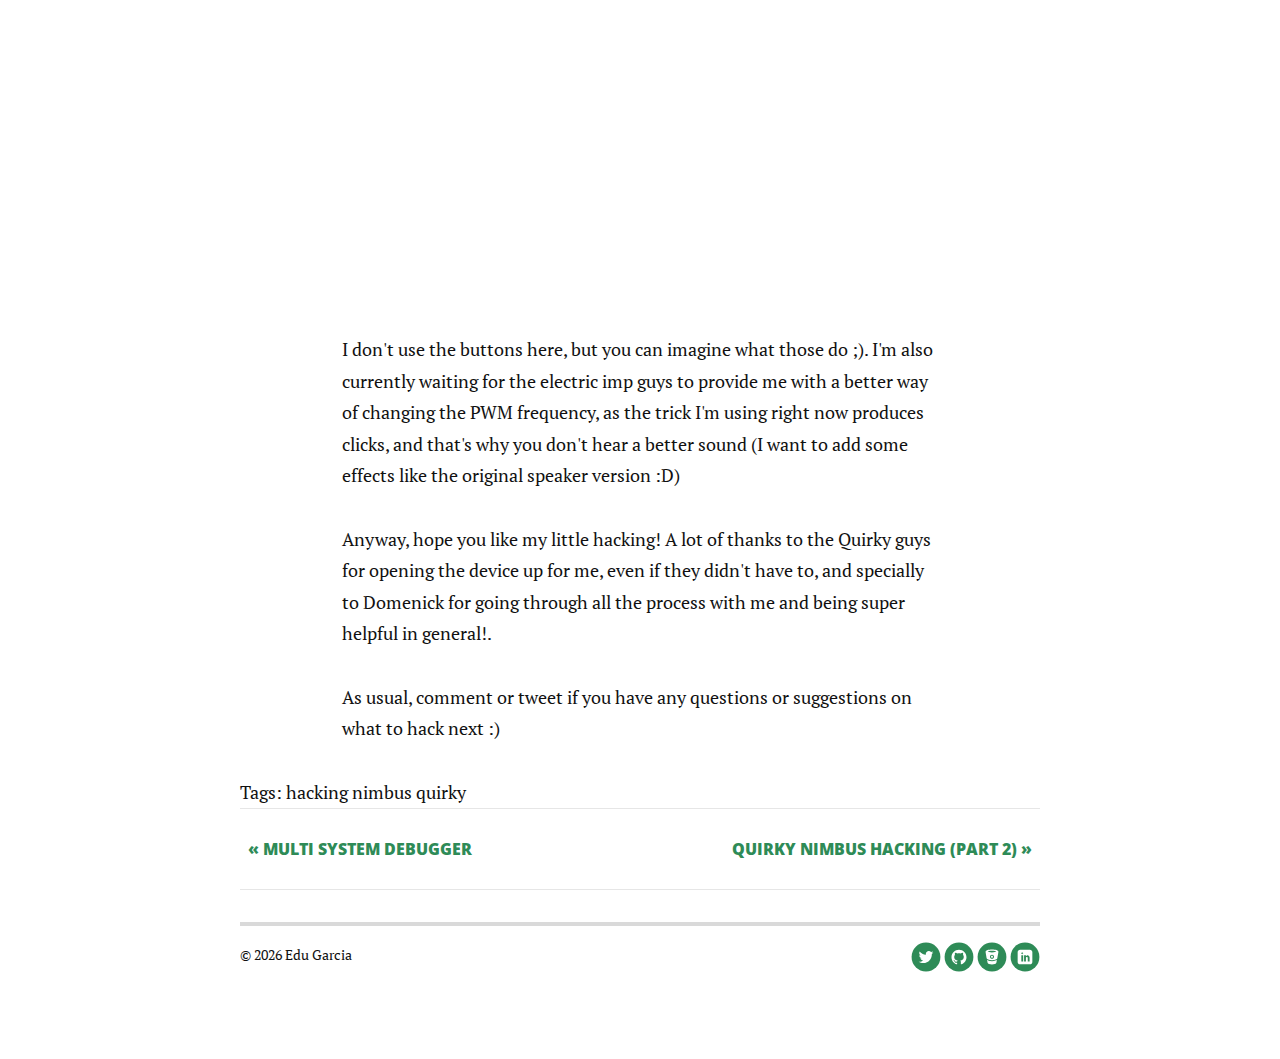
<file: quirky-nimbus-hacking/index.html>
<!DOCTYPE html>
<!--[if lt IE 7]><html class="no-js lt-ie9 lt-ie8 lt-ie7"><![endif]-->
<!--[if IE 7]><html class="no-js lt-ie9 lt-ie8" <![endif]-->
<!--[if IE 8]><html class="no-js lt-ie9" <![endif]-->
<!--[if gt IE 8]><!--> <html class="no-js"> <!--<![endif]-->

<head>
    <meta charset="utf-8">
    <meta http-equiv="X-UA-Compatible" content="IE=edge,chrome=1">
    <meta name="viewport" content="width=device-width, initial-scale=1">
    <meta name="description" content="">
    <title>Quirky Nimbus Hacking</title>

    <!-- Favicon -->
    <link rel="icon" type="image/x-icon" href="/assets/img/favicon.ico" />

    <!-- Come and get me RSS readers -->
    <link rel="alternate" type="application/rss+xml" title="Edu Garcia" href="http://blog.arcnor.com/feed.xml" />
    
    <!-- Stylesheet -->
    <link rel="stylesheet" href="/assets/css/style.css">
    <!--[if IE 8]><link rel="stylesheet" href="/assets/css/ie.css"><![endif]-->
    <link rel="canonical" href="http://blog.arcnor.com/quirky-nimbus-hacking/">

    <!-- Modernizr -->
    <script src="/assets/js/modernizr.custom.15390.js" type="text/javascript"></script>

     <!-- Google Analytics: change UA-XXXXX-X to be your site's ID. -->
<script>
   (function(i,s,o,g,r,a,m){i['GoogleAnalyticsObject']=r;i[r]=i[r]||function(){
    (i[r].q=i[r].q||[]).push(arguments)},i[r].l=1*new Date();a=s.createElement(o),
    m=s.getElementsByTagName(o)[0];a.async=1;a.src=g;m.parentNode.insertBefore(a,m)
    })(window,document,'script','//www.google-analytics.com/analytics.js','ga');

ga('create', 'UA-49353216-2', 'auto');
ga('send', 'pageview');

</script>
 
	<script>
	var _prum = [['id', '5512668dabe53d7414b40683'],
					 ['mark', 'firstbyte', (new Date()).getTime()]];
	(function() {
		 var s = document.getElementsByTagName('script')[0]
			, p = document.createElement('script');
		 p.async = 'async';
		 p.src = '//rum-static.pingdom.net/prum.min.js';
		 s.parentNode.insertBefore(p, s);
	})();
	</script>
</head>


<body>

    <div class="header">
     <div class="container">
         <h1 class="logo"><a href="/">Edu Garcia</a></h1>
         <nav class="nav-collapse">
             <ul class="noList">
                 
                 <li class="element first  last">
                     <a href="/index.html">Articles</a>
                 </li>
                 
            
            
				<li><a href="https://twitter.com/arcnor">Twitter</a></li>
            
            
            <li><a href="https://github.com/arcnor">GitHub</a></li>
            
            
            <li><a href="https://bitbucket.org/arcnor">Bitbucket</a></li>
            
            
            <li><a href="http://www.linkedin.com/profile/view?id=arcnor">LinkedIn</a></li>
            
            

             </ul>
         </nav>
     </div>
 </div><!-- end .header -->


   <div class="content">
      <div class="container">
         <div class="post">
  
  <h1 class="postTitle">Quirky Nimbus Hacking</h1>
  <p class="meta">May 15, 2014 | <span class="time">4</span> Minute Read</p>
  
  <p><strong>Update</strong>: Part 2 is up! <a href="/quirky-nimbus-hacking-part-2/">Quirky Nimbus Hacking (part 2)</a></p>

<h1 id="a-bit-of-history">A bit of history</h1>

<p>About two months ago, I became interested in a little device called the <a href="https://www.quirky.com/shop/596-nimbus-your-personal-dashboard?r=3e94bcde665cb74c25b8a126fd0a9087">Nimbus</a>, by a company called <a href="https://www.quirky.com/shop?r=3e94bcde665cb74c25b8a126fd0a9087">Quirky</a>. Basically, it&#39;s a little dashboard that shows different messages or values depending on the configured action. You can also configure it as an alarm with an annoying &#39;beep&#39;.</p>

<p>On itself, the device was a bit useless for me, as it was oriented for social media (you can show your tweeted messages for example) and some other uses I don&#39;t care about (like the time it will take you to arrive at work depending on the traffic. I walk to work :P).</p>

<p>But my inner hacker was very curious, so I did some investigation in order to learn how this device worked and the customization possibilities.</p>

<!--more-->

<p>I discovered the Nimbus uses an <a href="https://electricimp.com/">Electric IMP</a> as its core. This little device is basically an ARM CPU tied with an always online cloud platform in which you code your firmware and gets deployed to all your devices.</p>

<p>The problem was, if I wanted to modify how the Nimbus worked, I had to &quot;unbless&quot; the device to add my code, and to do that you need to be the manufacturer. So I contacted the awesome support guys at Quirky (hey, Domenick!) and after explaining to them that I basically wanted to hack the device, they agreed to unbless it for me! They also warned me that I&#39;d have to write everything from scratch, including fonts and everything else, because understandably I won&#39;t have access to their firmware source, but that was part of the fun, so I was happy :).</p>

<h1 id="the-specs">The specs</h1>

<p>With those wonderful news, I ordered one and cracked it open the very first minute it arrived :D. I learned that internally, the device was as follows:</p>

<p>The interactive parts:</p>

<ul>
<li>4 dials</li>
<li>4 blue LED matrix displays</li>
<li>2 buttons</li>
<li>1 speaker</li>
</ul>

<p>The brains:</p>

<ul>
<li>1 Electric Imp (imp002)</li>
<li>1 PIC16F1829</li>
<li>1 W25X40 (4MBit serial flash)</li>
</ul>

<h1 id="the-details">The details</h1>

<p>After checking the internals, I fired up my logic analyzer and started analyzing signals. This is what I discovered (only on the electric imp side, the one we can actually control)</p>

<ul>
<li>Pin 1 &amp; Pin A: Controls the speaker. Pin A enables and disables the sound, where a PWM on pin 1 generates the sound itself. On the original firmware it&#39;s used when an alarm sounds with an annoying &#39;beeeep&#39;, but I generated something more nice in my demo (check on the results at the bottom of the post).</li>
<li>Pin 2, 5, 6 &amp; 7: Connected to the flash memory using an SPI interface (in order, DO, CLK, /CE and DI).</li>
<li>Pin 8 &amp; 9: I2C between imp and PIC.</li>
<li>Pin C: Background brightness, using a simple PWM.</li>
<li>Pin D &amp; E: Left/Right buttons.</li>
</ul>

<p>I&#39;ll left out the I2C protocol details (those used to control the dials and the LEDs) out so this post won&#39;t become a monster, but if you want those, check the second part of this post (<a href="/quirky-nimbus-hacking-part-2/">Quirky Nimbus Hacking (part 2)</a>) :).</p>

<p>All this also left me wonder if there is a way to reprogram the PIC from the electric imp itself (maybe with that unused pin B) but I&#39;m not in the mood of tracing tracks on the PCB, and I cannot revert my Nimbus back to the original firmware, so I&#39;m happy with the results :).</p>

<h1 id="the-results">The results</h1>

<p>With all those details, I created a simple firmware on my own that controls everything there is to control. I can even create a Quirky <a href="https://www.quirky.com/shop/609-spotter-multi-purpose-sensor?r=3e94bcde665cb74c25b8a126fd0a9087">Spotter</a>, another of Quirky curious products, as I can read the amount of light the sensor of the imp receives (basically what the Spotter does).</p>

<iframe 
     width="532" 
     height="400" 
     src="https://www.youtube.com/embed/R2kULmfCv38"
     frameborder="0" 
     allowfullscreen="allowfullscreen"> </iframe>

<p>I don&#39;t use the buttons here, but you can imagine what those do ;). I&#39;m also currently waiting for the electric imp guys to provide me with a better way of changing the PWM frequency, as the trick I&#39;m using right now produces clicks, and that&#39;s why you don&#39;t hear a better sound (I want to add some effects like the original speaker version :D)</p>

<p>Anyway, hope you like my little hacking! A lot of thanks to the Quirky guys for opening the device up for me, even if they didn&#39;t have to, and specially to Domenick for going through all the process with me and being super helpful in general!.</p>

<p>As usual, comment or tweet if you have any questions or suggestions on what to hack next :)</p>


  <div>
	  Tags:
    
	 
	 hacking
	 
	 nimbus
	 
	 quirky
	 
    
  </div>	
  <!-- POST NAVIGATION -->
  <div class="postNav clearfix">
     
      <a class="prev" href="/multi-system-debugger/"><span>&laquo;&nbsp;Multi System Debugger</span>
      
    </a>
      
      
      <a class="next" href="/quirky-nimbus-hacking-part-2/"><span>Quirky Nimbus Hacking (part 2)&nbsp;&raquo;</span>
       
      </a>
     
  </div>
</div>
<div id="disqus_thread"></div>
<script type="text/javascript">
    /* * * CONFIGURATION VARIABLES * * */
    var disqus_shortname = 'arcnor';
    
    /* * * DON'T EDIT BELOW THIS LINE * * */
    (function() {
        var dsq = document.createElement('script'); dsq.type = 'text/javascript'; dsq.async = true;
        dsq.src = '//' + disqus_shortname + '.disqus.com/embed.js';
        (document.getElementsByTagName('head')[0] || document.getElementsByTagName('body')[0]).appendChild(dsq);
    })();
</script>
<noscript>Please enable JavaScript to view the <a href="https://disqus.com/?ref_noscript" rel="nofollow">comments powered by Disqus.</a></noscript>

      </div>
   </div><!-- end .content -->

   <div class="footer">
   <div class="container">
		<p class="copy">&copy; <script type="text/javascript">document.write(new Date().getFullYear());</script> Edu Garcia</p>

      <div class="footer-links"> 
         <ul class="noList"> 
            
            
            <li><a href="https://twitter.com/arcnor">
                  <svg id="twitter" class="custom-icon" version="1.1" xmlns="http://www.w3.org/2000/svg" xmlns:xlink="http://www.w3.org/1999/xlink" viewBox="0 0 100 100" style="height: 30px; width: 30px;"><circle class="outer-shape" cx="50" cy="50" r="48" style="opacity: 1;"></circle>
                  <path class="inner-shape" style="opacity: 1;" transform="translate(25,25) scale(0.5)" d="M99.001,19.428c-3.606,1.608-7.48,2.695-11.547,3.184c4.15-2.503,7.338-6.466,8.841-11.189 c-3.885,2.318-8.187,4-12.768,4.908c-3.667-3.931-8.893-6.387-14.676-6.387c-11.104,0-20.107,9.054-20.107,20.223 c0,1.585,0.177,3.128,0.52,4.609c-16.71-0.845-31.525-8.895-41.442-21.131C6.092,16.633,5.1,20.107,5.1,23.813 c0,7.017,3.55,13.208,8.945,16.834c-3.296-0.104-6.397-1.014-9.106-2.529c-0.002,0.085-0.002,0.17-0.002,0.255 c0,9.799,6.931,17.972,16.129,19.831c-1.688,0.463-3.463,0.71-5.297,0.71c-1.296,0-2.555-0.127-3.783-0.363 c2.559,8.034,9.984,13.882,18.782,14.045c-6.881,5.424-15.551,8.657-24.971,8.657c-1.623,0-3.223-0.096-4.796-0.282 c8.898,5.738,19.467,9.087,30.82,9.087c36.982,0,57.206-30.817,57.206-57.543c0-0.877-0.02-1.748-0.059-2.617 C92.896,27.045,96.305,23.482,99.001,19.428z"></path>
                  </svg>
            </a></li>
            
            
            <li><a href="https://github.com/arcnor">
                  <svg id="github" class="custom-icon" version="1.1" xmlns="http://www.w3.org/2000/svg" xmlns:xlink="http://www.w3.org/1999/xlink" viewBox="0 0 100 100" style="height: 30px; width: 30px;"><circle class="outer-shape" cx="50" cy="50" r="48" style="opacity: 1;"></circle>
                  <path class="inner-shape" style="opacity: 1;" transform="translate(25,25) scale(0.5)" d="M50 1.2C22.4 1.2 0 23.6 0 51.2c0 22.1 14.3 40.8 34.2 47.5 2.5 0.5 3.4-1.1 3.4-2.4 0-1.2 0-4.3-0.1-8.5 -13.9 3-16.8-6.7-16.8-6.7 -2.3-5.8-5.6-7.3-5.6-7.3 -4.5-3.1 0.3-3 0.3-3 5 0.4 7.7 5.2 7.7 5.2 4.5 7.6 11.7 5.4 14.6 4.2 0.5-3.2 1.7-5.4 3.2-6.7 -11.1-1.3-22.8-5.6-22.8-24.7 0-5.5 1.9-9.9 5.1-13.4 -0.5-1.3-2.2-6.4 0.5-13.2 0 0 4.2-1.3 13.8 5.1 4-1.1 8.3-1.7 12.5-1.7 4.2 0 8.5 0.6 12.5 1.7 9.5-6.5 13.7-5.1 13.7-5.1 2.7 6.9 1 12 0.5 13.2 3.2 3.5 5.1 8 5.1 13.4 0 19.2-11.7 23.4-22.8 24.7 1.8 1.5 3.4 4.6 3.4 9.3 0 6.7-0.1 12.1-0.1 13.7 0 1.3 0.9 2.9 3.4 2.4 19.9-6.6 34.2-25.4 34.2-47.5C100 23.6 77.6 1.2 50 1.2z"/>
                  </svg>
            </a></li>
             
            
            <li><a href="https://bitbucket.org/arcnor">
                  <svg id="bitbucket" class="custom-icon" version="1.1" xmlns="http://www.w3.org/2000/svg" xmlns:xlink="http://www.w3.org/1999/xlink" viewBox="0 0 100 100" style="height: 30px; width: 30px;"><circle class="outer-shape" cx="50" cy="50" r="48" style="opacity: 1;"></circle>
                  <path class="inner-shape" style="opacity: 1;" transform="translate(25,25) scale(0.5)" d="M50 0.6v0V0.6c-23.6 0-42.8 6.3-42.8 14.2 0 2.1 5.1 31.8 7.2 43.6 0.9 5.3 14.6 13 35.6 13l0-0.1v0.1c21.1 0 34.7-7.7 35.6-13 2-11.8 7.2-41.5 7.2-43.6C92.8 6.9 73.6 0.6 50 0.6M50 61.8c-7.5 0-13.6-6.1-13.6-13.6 0-7.5 6.1-13.6 13.6-13.6 7.5 0 13.6 6.1 13.6 13.6C63.6 55.7 57.5 61.8 50 61.8zM50 19.2c-15.1 0-27.4-2.7-27.4-5.9 0-3.2 12.3-5.8 27.4-5.8s27.4 2.7 27.4 5.9C77.4 16.6 65.1 19.2 50 19.2zM80.8 70.2c-0.7 0-1.2 0.5-1.2 0.5S69.1 79 50 79c-19.1 0-29.6-8.4-29.6-8.4s-0.5-0.5-1.2-0.5c-0.8 0-1.5 0.5-1.5 1.7 0 0.1 0 0.2 0 0.4 1.6 8.8 2.8 15 3 15.9 1.4 6.4 14 11.3 29.2 11.3h0c15.2 0 27.8-4.9 29.2-11.3 0.2-0.9 1.4-7.2 3-15.9 0-0.1 0-0.2 0-0.4C82.3 70.7 81.6 70.2 80.8 70.2M56.8 48.2c0 3.8-3.1 6.8-6.8 6.8 -3.8 0-6.8-3.1-6.8-6.8 0-3.8 3.1-6.8 6.8-6.8C53.8 41.4 56.8 44.5 56.8 48.2"/>
                  </svg>
            </a></li>
             
            
            <li><a href="http://www.linkedin.com/profile/view?id=arcnor">
                  <svg id="linkedin" class="custom-icon" version="1.1" xmlns="http://www.w3.org/2000/svg" xmlns:xlink="http://www.w3.org/1999/xlink" viewBox="0 0 100 100" style="height: 30px; width: 30px;"><circle class="outer-shape" cx="50" cy="50" r="48" style="opacity: 1;"></circle>
                  <path class="inner-shape" style="opacity: 1;" transform="translate(25,25) scale(0.5)" d="M82.539,1H17.461C8.408,1,1,8.408,1,17.461v65.078C1,91.592,8.408,99,17.461,99h65.078C91.592,99,99,91.592,99,82.539 V17.461C99,8.408,91.592,1,82.539,1z M37.75,80.625H25.5V37.75h12.25V80.625z M31.625,31.625c-3.383,0-6.125-2.742-6.125-6.125 s2.742-6.125,6.125-6.125s6.125,2.742,6.125,6.125S35.008,31.625,31.625,31.625z M80.625,80.625h-12.25v-24.5 c0-3.383-2.742-6.125-6.125-6.125s-6.125,2.742-6.125,6.125v24.5h-12.25V37.75h12.25v7.606c2.526-3.47,6.389-7.606,10.719-7.606 c7.612,0,13.782,6.856,13.782,15.312L80.625,80.625L80.625,80.625z"></path>
                  </svg>
            </a></li>
             
            
         </ul>
      </div>
   </div>
</div><!-- end .footer -->


   <!-- Add jQuery and other scripts -->
<script src="//ajax.googleapis.com/ajax/libs/jquery/1.11.2/jquery.min.js"></script>
<script>window.jQuery || document.write('<script src=""><\/script>')</script>
<!--<script src="/assets/js/dropcap.min.js"></script>-->
<script src="/assets/js/responsive-nav.min.js"></script>
<script src="/assets/js/scripts.js"></script>


</body>

</html>
</file>
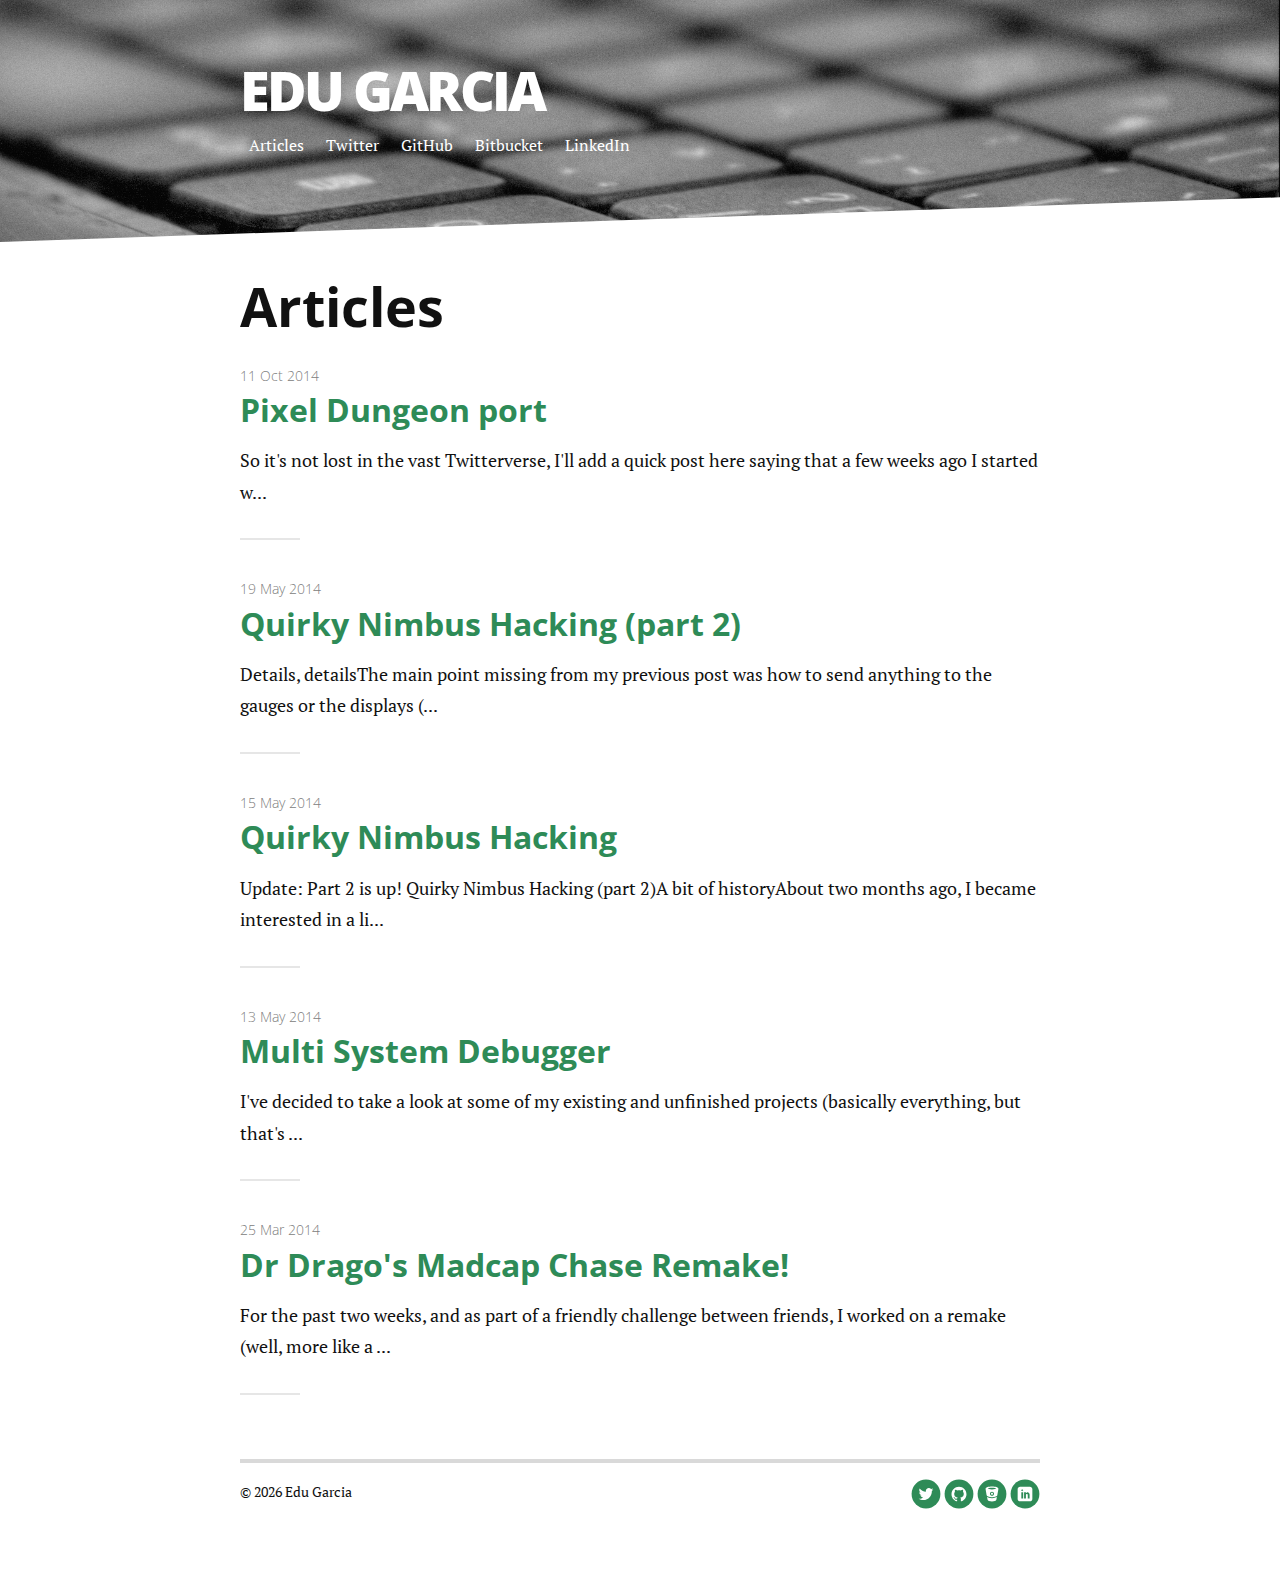
<file: articles.html>
<!DOCTYPE html>
<!--[if lt IE 7]><html class="no-js lt-ie9 lt-ie8 lt-ie7"><![endif]-->
<!--[if IE 7]><html class="no-js lt-ie9 lt-ie8" <![endif]-->
<!--[if IE 8]><html class="no-js lt-ie9" <![endif]-->
<!--[if gt IE 8]><!--> <html class="no-js"> <!--<![endif]-->

<head>
    <meta charset="utf-8">
    <meta http-equiv="X-UA-Compatible" content="IE=edge,chrome=1">
    <meta name="viewport" content="width=device-width, initial-scale=1">
    <meta name="description" content="">
    <title>Articles</title>

    <!-- Favicon -->
    <link rel="icon" type="image/x-icon" href="/assets/img/favicon.ico" />

    <!-- Come and get me RSS readers -->
    <link rel="alternate" type="application/rss+xml" title="Edu Garcia" href="http://blog.arcnor.com/feed.xml" />
    
    <!-- Stylesheet -->
    <link rel="stylesheet" href="/assets/css/style.css">
    <!--[if IE 8]><link rel="stylesheet" href="/assets/css/ie.css"><![endif]-->
    <link rel="canonical" href="http://blog.arcnor.com/articles.html">

    <!-- Modernizr -->
    <script src="/assets/js/modernizr.custom.15390.js" type="text/javascript"></script>

     <!-- Google Analytics: change UA-XXXXX-X to be your site's ID. -->
<script>
   (function(i,s,o,g,r,a,m){i['GoogleAnalyticsObject']=r;i[r]=i[r]||function(){
    (i[r].q=i[r].q||[]).push(arguments)},i[r].l=1*new Date();a=s.createElement(o),
    m=s.getElementsByTagName(o)[0];a.async=1;a.src=g;m.parentNode.insertBefore(a,m)
    })(window,document,'script','//www.google-analytics.com/analytics.js','ga');

ga('create', 'UA-49353216-2', 'auto');
ga('send', 'pageview');

</script>
 
	<script>
	var _prum = [['id', '5512668dabe53d7414b40683'],
					 ['mark', 'firstbyte', (new Date()).getTime()]];
	(function() {
		 var s = document.getElementsByTagName('script')[0]
			, p = document.createElement('script');
		 p.async = 'async';
		 p.src = '//rum-static.pingdom.net/prum.min.js';
		 s.parentNode.insertBefore(p, s);
	})();
	</script>
</head>


<body>

    <div class="header">
     <div class="container">
         <h1 class="logo"><a href="/">Edu Garcia</a></h1>
         <nav class="nav-collapse">
             <ul class="noList">
                 
                 <li class="element first  last">
                     <a href="/index.html">Articles</a>
                 </li>
                 
            
            
				<li><a href="https://twitter.com/arcnor">Twitter</a></li>
            
            
            <li><a href="https://github.com/arcnor">GitHub</a></li>
            
            
            <li><a href="https://bitbucket.org/arcnor">Bitbucket</a></li>
            
            
            <li><a href="http://www.linkedin.com/profile/view?id=arcnor">LinkedIn</a></li>
            
            

             </ul>
         </nav>
     </div>
 </div><!-- end .header -->


   <div class="content">
      <div class="container">
         <div id="articles">
  <h1>Articles</h1>
  <ul class="posts noList">
    
      <li>
        <span class="date">11 Oct 2014</span>
        <h3><a href="/pixel-dungeon-port/">Pixel Dungeon port</a></h3>
        <p class="description">So it&#39;s not lost in the vast Twitterverse, I&#39;ll add a quick post here saying that a few weeks ago I started w...</p>
      </li>
    
      <li>
        <span class="date">19 May 2014</span>
        <h3><a href="/quirky-nimbus-hacking-part-2/">Quirky Nimbus Hacking (part 2)</a></h3>
        <p class="description">Details, detailsThe main point missing from my previous post was how to send anything to the gauges or the displays (...</p>
      </li>
    
      <li>
        <span class="date">15 May 2014</span>
        <h3><a href="/quirky-nimbus-hacking/">Quirky Nimbus Hacking</a></h3>
        <p class="description">Update: Part 2 is up! Quirky Nimbus Hacking (part 2)A bit of historyAbout two months ago, I became interested in a li...</p>
      </li>
    
      <li>
        <span class="date">13 May 2014</span>
        <h3><a href="/multi-system-debugger/">Multi System Debugger</a></h3>
        <p class="description">I&#39;ve decided to take a look at some of my existing and unfinished projects (basically everything, but that&#39;s ...</p>
      </li>
    
      <li>
        <span class="date">25 Mar 2014</span>
        <h3><a href="/dr-dragos-madcap-chase-remake/">Dr Drago's Madcap Chase Remake!</a></h3>
        <p class="description">For the past two weeks, and as part of a friendly challenge between friends, I worked on a remake (well, more like a ...</p>
      </li>
    
  </ul>
</div>

      </div>
   </div><!-- end .content -->

   <div class="footer">
   <div class="container">
		<p class="copy">&copy; <script type="text/javascript">document.write(new Date().getFullYear());</script> Edu Garcia</p>

      <div class="footer-links"> 
         <ul class="noList"> 
            
            
            <li><a href="https://twitter.com/arcnor">
                  <svg id="twitter" class="custom-icon" version="1.1" xmlns="http://www.w3.org/2000/svg" xmlns:xlink="http://www.w3.org/1999/xlink" viewBox="0 0 100 100" style="height: 30px; width: 30px;"><circle class="outer-shape" cx="50" cy="50" r="48" style="opacity: 1;"></circle>
                  <path class="inner-shape" style="opacity: 1;" transform="translate(25,25) scale(0.5)" d="M99.001,19.428c-3.606,1.608-7.48,2.695-11.547,3.184c4.15-2.503,7.338-6.466,8.841-11.189 c-3.885,2.318-8.187,4-12.768,4.908c-3.667-3.931-8.893-6.387-14.676-6.387c-11.104,0-20.107,9.054-20.107,20.223 c0,1.585,0.177,3.128,0.52,4.609c-16.71-0.845-31.525-8.895-41.442-21.131C6.092,16.633,5.1,20.107,5.1,23.813 c0,7.017,3.55,13.208,8.945,16.834c-3.296-0.104-6.397-1.014-9.106-2.529c-0.002,0.085-0.002,0.17-0.002,0.255 c0,9.799,6.931,17.972,16.129,19.831c-1.688,0.463-3.463,0.71-5.297,0.71c-1.296,0-2.555-0.127-3.783-0.363 c2.559,8.034,9.984,13.882,18.782,14.045c-6.881,5.424-15.551,8.657-24.971,8.657c-1.623,0-3.223-0.096-4.796-0.282 c8.898,5.738,19.467,9.087,30.82,9.087c36.982,0,57.206-30.817,57.206-57.543c0-0.877-0.02-1.748-0.059-2.617 C92.896,27.045,96.305,23.482,99.001,19.428z"></path>
                  </svg>
            </a></li>
            
            
            <li><a href="https://github.com/arcnor">
                  <svg id="github" class="custom-icon" version="1.1" xmlns="http://www.w3.org/2000/svg" xmlns:xlink="http://www.w3.org/1999/xlink" viewBox="0 0 100 100" style="height: 30px; width: 30px;"><circle class="outer-shape" cx="50" cy="50" r="48" style="opacity: 1;"></circle>
                  <path class="inner-shape" style="opacity: 1;" transform="translate(25,25) scale(0.5)" d="M50 1.2C22.4 1.2 0 23.6 0 51.2c0 22.1 14.3 40.8 34.2 47.5 2.5 0.5 3.4-1.1 3.4-2.4 0-1.2 0-4.3-0.1-8.5 -13.9 3-16.8-6.7-16.8-6.7 -2.3-5.8-5.6-7.3-5.6-7.3 -4.5-3.1 0.3-3 0.3-3 5 0.4 7.7 5.2 7.7 5.2 4.5 7.6 11.7 5.4 14.6 4.2 0.5-3.2 1.7-5.4 3.2-6.7 -11.1-1.3-22.8-5.6-22.8-24.7 0-5.5 1.9-9.9 5.1-13.4 -0.5-1.3-2.2-6.4 0.5-13.2 0 0 4.2-1.3 13.8 5.1 4-1.1 8.3-1.7 12.5-1.7 4.2 0 8.5 0.6 12.5 1.7 9.5-6.5 13.7-5.1 13.7-5.1 2.7 6.9 1 12 0.5 13.2 3.2 3.5 5.1 8 5.1 13.4 0 19.2-11.7 23.4-22.8 24.7 1.8 1.5 3.4 4.6 3.4 9.3 0 6.7-0.1 12.1-0.1 13.7 0 1.3 0.9 2.9 3.4 2.4 19.9-6.6 34.2-25.4 34.2-47.5C100 23.6 77.6 1.2 50 1.2z"/>
                  </svg>
            </a></li>
             
            
            <li><a href="https://bitbucket.org/arcnor">
                  <svg id="bitbucket" class="custom-icon" version="1.1" xmlns="http://www.w3.org/2000/svg" xmlns:xlink="http://www.w3.org/1999/xlink" viewBox="0 0 100 100" style="height: 30px; width: 30px;"><circle class="outer-shape" cx="50" cy="50" r="48" style="opacity: 1;"></circle>
                  <path class="inner-shape" style="opacity: 1;" transform="translate(25,25) scale(0.5)" d="M50 0.6v0V0.6c-23.6 0-42.8 6.3-42.8 14.2 0 2.1 5.1 31.8 7.2 43.6 0.9 5.3 14.6 13 35.6 13l0-0.1v0.1c21.1 0 34.7-7.7 35.6-13 2-11.8 7.2-41.5 7.2-43.6C92.8 6.9 73.6 0.6 50 0.6M50 61.8c-7.5 0-13.6-6.1-13.6-13.6 0-7.5 6.1-13.6 13.6-13.6 7.5 0 13.6 6.1 13.6 13.6C63.6 55.7 57.5 61.8 50 61.8zM50 19.2c-15.1 0-27.4-2.7-27.4-5.9 0-3.2 12.3-5.8 27.4-5.8s27.4 2.7 27.4 5.9C77.4 16.6 65.1 19.2 50 19.2zM80.8 70.2c-0.7 0-1.2 0.5-1.2 0.5S69.1 79 50 79c-19.1 0-29.6-8.4-29.6-8.4s-0.5-0.5-1.2-0.5c-0.8 0-1.5 0.5-1.5 1.7 0 0.1 0 0.2 0 0.4 1.6 8.8 2.8 15 3 15.9 1.4 6.4 14 11.3 29.2 11.3h0c15.2 0 27.8-4.9 29.2-11.3 0.2-0.9 1.4-7.2 3-15.9 0-0.1 0-0.2 0-0.4C82.3 70.7 81.6 70.2 80.8 70.2M56.8 48.2c0 3.8-3.1 6.8-6.8 6.8 -3.8 0-6.8-3.1-6.8-6.8 0-3.8 3.1-6.8 6.8-6.8C53.8 41.4 56.8 44.5 56.8 48.2"/>
                  </svg>
            </a></li>
             
            
            <li><a href="http://www.linkedin.com/profile/view?id=arcnor">
                  <svg id="linkedin" class="custom-icon" version="1.1" xmlns="http://www.w3.org/2000/svg" xmlns:xlink="http://www.w3.org/1999/xlink" viewBox="0 0 100 100" style="height: 30px; width: 30px;"><circle class="outer-shape" cx="50" cy="50" r="48" style="opacity: 1;"></circle>
                  <path class="inner-shape" style="opacity: 1;" transform="translate(25,25) scale(0.5)" d="M82.539,1H17.461C8.408,1,1,8.408,1,17.461v65.078C1,91.592,8.408,99,17.461,99h65.078C91.592,99,99,91.592,99,82.539 V17.461C99,8.408,91.592,1,82.539,1z M37.75,80.625H25.5V37.75h12.25V80.625z M31.625,31.625c-3.383,0-6.125-2.742-6.125-6.125 s2.742-6.125,6.125-6.125s6.125,2.742,6.125,6.125S35.008,31.625,31.625,31.625z M80.625,80.625h-12.25v-24.5 c0-3.383-2.742-6.125-6.125-6.125s-6.125,2.742-6.125,6.125v24.5h-12.25V37.75h12.25v7.606c2.526-3.47,6.389-7.606,10.719-7.606 c7.612,0,13.782,6.856,13.782,15.312L80.625,80.625L80.625,80.625z"></path>
                  </svg>
            </a></li>
             
            
         </ul>
      </div>
   </div>
</div><!-- end .footer -->


   <!-- Add jQuery and other scripts -->
<script src="//ajax.googleapis.com/ajax/libs/jquery/1.11.2/jquery.min.js"></script>
<script>window.jQuery || document.write('<script src=""><\/script>')</script>
<!--<script src="/assets/js/dropcap.min.js"></script>-->
<script src="/assets/js/responsive-nav.min.js"></script>
<script src="/assets/js/scripts.js"></script>


</body>

</html>
</file>
<file: assets/css/style.css>
@import url(http://fonts.googleapis.com/css?family=Open+Sans:300,400,800);@import url(http://fonts.googleapis.com/css?family=PT+Serif:400,700,400italic,700italic);html{font-size:100%;line-height:1.5em}html{font-family:sans-serif;-ms-text-size-adjust:100%;-webkit-text-size-adjust:100%}body{margin:0}article,aside,details,figcaption,figure,footer,header,hgroup,main,menu,nav,section,summary{display:block}audio,canvas,progress,video{display:inline-block;*display:inline;*zoom:1;vertical-align:baseline}audio:not([controls]){display:none;height:0}[hidden]{display:none}template{display:none}a{background-color:transparent}a:active,a:hover{outline:0}abbr[title]{border-bottom:1px dotted}b,strong{font-weight:bold}blockquote{margin:1.5em 40px}dfn{font-style:italic}h1{font-size:2em;line-height:1.5em;margin-top:0.75em;margin-bottom:0.75em}h2{font-size:1.5em;line-height:2em;margin-top:1em;margin-bottom:1em}h3{font-size:1.17em;line-height:1.28205em;margin-top:1.28205em;margin-bottom:1.28205em}h4{font-size:1em;line-height:1.5em;margin-top:1.5em;margin-bottom:1.5em}h5{font-size:0.83em;line-height:1.80723em;margin-top:1.80723em;margin-bottom:1.80723em}h6{font-size:0.67em;line-height:2.23881em;margin-top:2.23881em;margin-bottom:2.23881em}mark{background:#ff0;color:#000}p,pre{margin:1.5em 0}small{font-size:80%}sub,sup{font-size:75%;line-height:0;position:relative;vertical-align:baseline}sup{top:-0.5em}sub{bottom:-0.25em}dl,menu,ol,ul{margin:1.5em 0}dd{margin:0 0 0 40px}menu,ol,ul{padding:0 0 0 40px}nav ul,nav ol{list-style:none;list-style-image:none}img{border:0;-ms-interpolation-mode:bicubic}svg:not(:root){overflow:hidden}figure{margin:1.5em 40px}hr{-moz-box-sizing:content-box;-webkit-box-sizing:content-box;box-sizing:content-box;height:0}pre{overflow:auto}code,kbd,pre,samp{font-family:monospace, monospace;font-size:1em}form{margin:0}button,input,optgroup,select,textarea{color:inherit;font:inherit;margin:0;*font-family:sans-serif;*vertical-align:middle}button{overflow:visible}button,select{text-transform:none}button,html input[type="button"],input[type="reset"],input[type="submit"]{-webkit-appearance:button;cursor:pointer;*overflow:visible}button[disabled],html input[disabled]{cursor:default}button::-moz-focus-inner,input::-moz-focus-inner{border:0;padding:0}input{line-height:normal}input[type="checkbox"],input[type="radio"]{-moz-box-sizing:border-box;-webkit-box-sizing:border-box;box-sizing:border-box;padding:0;*height:13px;*width:13px}input[type="number"]::-webkit-inner-spin-button,input[type="number"]::-webkit-outer-spin-button{height:auto}input[type="search"]{-webkit-appearance:textfield;-moz-box-sizing:content-box;-webkit-box-sizing:content-box;box-sizing:content-box}input[type="search"]::-webkit-search-cancel-button,input[type="search"]::-webkit-search-decoration{-webkit-appearance:none}fieldset{margin:0 2px;border-color:#c0c0c0;border-top-width:0.0625em;border-top-style:solid;padding-top:0.4625em;border-bottom-width:0.0625em;border-bottom-style:solid;padding-bottom:0.9125em;border-left-width:0.0625em;border-left-style:solid;padding-left:0.875em;border-right-width:0.0625em;border-right-style:solid;padding-right:0.875em}legend{border:0;padding:0;*margin-left:-7px}textarea{overflow:auto}optgroup{font-weight:bold}table{border-collapse:collapse;border-spacing:0}td,th{padding:0}.button,.button-secondary,.button-tertiary,.button__outline{background-color:#2e8b57;display:inline-block;position:relative;font-family:"Open Sans",Helvetica,Arial,sans-serif;text-decoration:none;color:#fff;font-size:1em;line-height:1.2em;font-weight:normal;padding:.5em 1.5em;border:0;border-radius:4px;cursor:pointer;margin-bottom:.5em;-moz-transition:background-color 0.14s ease-in-out;-o-transition:background-color 0.14s ease-in-out;-webkit-transition:background-color 0.14s ease-in-out;transition:background-color 0.14s ease-in-out}.button:hover,.button-secondary:hover,.button-tertiary:hover,.button__outline:hover,.button:focus,.button-secondary:focus,.button-tertiary:focus,.button__outline:focus{color:#fff;text-decoration:none;background-color:#21653f}.button:active,.button-secondary:active,.button-tertiary:active,.button__outline:active{top:1px}.button-secondary{background-color:#233E5B}.button-secondary:hover{background-color:#152536}.button-tertiary{background-color:#aaa}.button-tertiary:hover{background-color:#909090}.button__outline{background-color:transparent;border:3px solid #2e8b57;color:#2e8b57}.button__outline:hover{background-color:#2e8b57;color:#fff}label{display:block;margin-bottom:5px}input[type=text],input[type=email],input[type=phone],input[type=password],input[type=number],input[type=search],textarea{background:#e6e6e6;padding:5px;outline:none;border:none;height:44px;width:300px;margin-bottom:.5rem}input[type=text]:focus,input[type=email]:focus,input[type=phone]:focus,input[type=password]:focus,input[type=number]:focus,input[type=search]:focus,textarea:focus{border:1px solid #2e8b57}input[type=text].full-width,input[type=email].full-width,input[type=phone].full-width,input[type=password].full-width,input[type=number].full-width,input[type=search].full-width,textarea.full-width{width:100%}textarea{height:132px}form{margin-bottom:40px}form .field{margin-bottom:20px}form .note{margin-top:5px;color:#aaa}form .req{font-style:italic}form .error .reason{margin-top:5px;color:#FF4136}form .error input[type=text],form .error input[type=email],form .error input[type=phone],form .error input[type=password],form .error input[type=number],form .error input[type=search],form .error textarea{border-color:#FF4136}table{width:100%;border:1px solid #d0d0d0;margin-bottom:1.5em}table caption{margin:0 0 7px;font-size:0.75em;color:#aaa;text-transform:uppercase;letter-spacing:1px}tr{border-bottom:1px solid #d0d0d0}tr:nth-child(even){background-color:#f6f6f6}td{padding:7px;border-right:1px solid #d0d0d0}td:last-child{border-right:0}th{background-color:#f6f6f6;border-bottom:1px solid #d0d0d0;border-right:1px solid #d0d0d0}th:last-child{border-right:0}.post .highlight{clear:both;margin-bottom:2rem}.highlight{white-space:pre;overflow:auto;word-wrap:normal;-moz-border-radius:3px;-webkit-border-radius:3px;border-radius:3px;padding:20px;background:#343642;color:#C1C2C3}.highlight .hll{background-color:#ffc}.highlight .gd{color:#2e3436;background-color:#0e1416}.highlight .gr{color:#eeeeec;background-color:#c00}.highlight .gi{color:#babdb6;background-color:#1f2b2d}.highlight .go{color:#2c3032;background-color:#2c3032}.highlight .kt{color:#e3e7df}.highlight .ni{color:#888a85}.highlight .c,.highlight .cm,.highlight .c1,.highlight .cs{color:#8D9684}.highlight .err,.highlight .g,.highlight .l,.highlight .n,.highlight .x,.highlight .p,.highlight .ge,.highlight .gp,.highlight .gs,.highlight .gt,.highlight .ld,.highlight .s,.highlight .nc,.highlight .nd,.highlight .ne,.highlight .nl,.highlight .nn,.highlight .nx,.highlight .py,.highlight .ow,.highlight .w,.highlight .bp{color:#C1C2C3}.highlight .sb,.highlight .sc,.highlight .sd,.highlight .s2,.highlight .se,.highlight .sh,.highlight .si,.highlight .sx,.highlight .sr,.highlight .s1,.highlight .ss{color:#93C6D5}.highlight .k,.highlight .kc,.highlight .kd,.highlight .kn,.highlight .kp,.highlight .kr,.highlight .nt{color:#729fcf}.highlight .cp,.highlight .gh,.highlight .gu,.highlight .na,.highlight .nf{color:#E9A94B}.highlight .m,.highlight .nb,.highlight .no,.highlight .mf,.highlight .mh,.highlight .mi,.highlight .mo,.highlight .il{color:#8ae234}.highlight .o{color:#989DAA}.highlight .nv,.highlight .vc,.highlight .vg,.highlight .vi{color:#fff}body{font-size:1em;line-height:1.45}body .intro{font-size:1.25em;line-height:1.7}@media (min-width: 43.75em){body{font-size:1em;line-height:1.375}}h1,.h1,h2,.h2,h3,.h3,h4,.h4,h5,.h5,h6,.h6{margin:.5rem 0 1.5rem;font-family:"Open Sans",Helvetica,Arial,sans-serif}h1,.h1{font-size:2em;line-height:1.25}@media (min-width: 43.75em){h1,.h1{font-size:2.5em;line-height:1.125}}@media (min-width: 56.25em){h1,.h1{font-size:3em;line-height:1.05}}h2,.h2{font-size:1.625em;line-height:1.15384615}@media (min-width: 43.75em){h2,.h2{font-size:2em;line-height:1.25}}@media (min-width: 56.25em){h2,.h2{font-size:2.25em;line-height:1.25}}h3,.h3{font-size:1.375em;line-height:1.13636364}@media (min-width: 43.75em){h3,.h3{font-size:1.5em;line-height:1.25}}@media (min-width: 56.25em){h3,.h3{font-size:1.75em;line-height:1.25}}h4,.h4{font-size:1.125em;line-height:1.11111111}@media (min-width: 43.75em){h4,.h4{line-height:1.22222222}}blockquote{font-size:1.25em;line-height:1.25;padding:0}@media (min-width: 43.75em){blockquote{font-size:1.5em;line-height:1.45833333}}.clearfix{zoom:1}.clearfix:before,.clearfix:after{content:"\0020";display:block;height:0;overflow:hidden}.clearfix:after{clear:both}html{box-sizing:border-box}*,*:before,*:after{box-sizing:inherit}body{font-family:"PT Serif",Georgia,Times,serif;line-height:1.75;font-size:112.5%;color:#111;overflow-x:hidden}body p,body ul{margin:0 0 2rem}::-moz-selection{background:#2e8b57;color:white}::selection{background:#2e8b57;color:white}img,video,audio,iframe,object{max-width:100%}.container{max-width:610px;margin-left:auto;margin-right:auto;padding:0 20px}.container:after{content:" ";display:block;clear:both}a{color:#2e8b57}a:hover{color:#1b5233}.nav-collapse{z-index:1}.nav-collapse ul{margin:0;padding:0;width:100%;display:block;list-style:none}.nav-collapse ul li{width:100%;display:block;background:seagreen;border-bottom:2px solid #349e63}.nav-collapse ul li a{color:white;text-decoration:none;display:block;padding:5px 2rem}.js .nav-collapse{clip:rect(0 0 0 0);max-height:0;position:absolute;display:block;overflow:hidden;zoom:1;clear:both;width:100%}.nav-collapse.opened{max-height:9999px}.nav-toggle{-webkit-tap-highlight-color:transparent;-webkit-touch-callout:none;-webkit-user-select:none;-moz-user-select:none;-ms-user-select:none;-o-user-select:none;user-select:none;float:right;line-height:2em;margin-top:.5em;background-color:seagreen;border-radius:4px;padding:0 .5em;color:white;text-decoration:none;position:relative;right:2rem;-webkit-transition:all 0.2s ease-in-out;transition:all 0.2s ease-in-out}.nav-toggle:hover{color:white;background-color:#21653f}.noList{list-style:none;padding-left:0;margin-left:0}dt{font-weight:bold}dd{margin:0 0 1.5rem}.pageTitle{margin:2rem auto 1em;text-align:center}.content{padding-top:1em}.header{background-color:seagreen;background-image:url("../img/header.jpg");background-size:cover;background-position:center center;color:white;padding:0;height:3em}.header .container{padding:0;max-width:100%;margin-left:auto;margin-right:auto}.header .container:after{content:" ";display:block;clear:both}.header h1{margin:0;float:left;padding-left:2rem;font-size:1em;line-height:3em;font-family:"Open Sans",Helvetica,Arial,sans-serif;font-weight:800;text-transform:uppercase}.header h1 a{color:white;text-decoration:none}.highlight{clear:both;margin-bottom:2rem}.post .postTitle{text-align:center;margin-top:2rem;margin-bottom:1rem}.post blockquote{clear:both;margin:2.5em 0;padding:0;line-height:1.8;position:relative}.post blockquote:before{content:"";position:absolute;top:-1.25em;background:seagreen;display:block;height:2px;width:150px;left:calc(50% - 75px)}.post blockquote:after{content:"";position:absolute;bottom:-1.25em;background:seagreen;display:block;height:2px;width:150px;left:calc(50% - 75px)}.post .meta{text-align:center;color:gray;font-family:"Open Sans",Helvetica,Arial,sans-serif;font-weight:300}.post figure{margin:3rem 0}.post figure figcaption{text-align:center;font-size:.9em;font-style:italic;color:#5e5e5e}.post figure img{margin-bottom:.25em}.post img{margin-bottom:2rem}.post .dropcap{color:#2e8b57;margin-right:.45rem}.post .featuredImage{position:relative;margin-top:2rem}.post .featuredImage img{margin-bottom:0}.postNav{border-top:1px solid #e6e6e6;border-bottom:1px solid #e6e6e6;overflow:hidden}.postNav .prev,.postNav .next{display:block;width:100%;height:5rem;overflow:hidden;position:relative;font-family:"Open Sans",Helvetica,Arial,sans-serif;font-weight:800;font-size:.9em;text-transform:uppercase;text-align:center}.postNav .prev img,.postNav .next img{z-index:1;display:block;position:absolute;top:50%;-webkit-transform:translateY(-50%);-ms-transform:translateY(-50%);transform:translateY(-50%);left:0;width:100%;.
			height:auto}.postNav .prev span,.postNav .next span{z-index:10;position:relative;padding:.5rem;position:absolute;top:50%;-webkit-transform:translateY(-50%);-ms-transform:translateY(-50%);transform:translateY(-50%);width:100%;line-height:1.4}.postNav .prev.image,.postNav .next.image{text-decoration:none;color:white;text-shadow:1px 1px 3px rgba(0,0,0,0.8);padding:0 .5rem;position:relative;-webkit-transition:all 0.2s ease-in-out;transition:all 0.2s ease-in-out}.postNav .prev:hover.image,.postNav .next:hover.image{opacity:.8}.postNav .prev span{left:0}.postNav .next span{right:0}.footer{text-align:center;padding:2rem 0}.footer .container{border-top:4px solid #d9d9d9;padding-top:.5em;max-width:90%;margin-left:auto;margin-right:auto}.footer .container:after{content:" ";display:block;clear:both}.footer .copy,.footer .footer-links{font-size:.8em}.footer .copy{margin-bottom:1rem}.footer-links ul{text-align:center}.footer-links ul li{display:inline-block}.footer-links ul li a{display:inline-block;width:30px;height:30px;-webkit-transition:all 0.2s ease-in-out;transition:all 0.2s ease-in-out}.footer-links ul li a svg{display:block;width:100%;height:100%}.footer-links ul li a svg .outer-shape{fill:#2e8b57}.footer-links ul li a svg .inner-shape{fill:white}.footer-links ul li:hover a svg .outer-shape{fill:#21653f}.pagination .next{float:left}.pagination .previous{float:right}.posts li{margin-bottom:4rem;position:relative}.posts li:before{content:"";position:absolute;bottom:-2rem;left:0;background:#e6e6e6;height:2px;width:60px}.posts li a{text-decoration:none}.posts li a:hover{text-decoration:underline}.posts li .date{color:gray;font-family:"Open Sans",Helvetica,Arial,sans-serif;font-weight:300;font-size:.8em}.posts li h3{margin:0 0 .5em}@media only screen and (min-width: 800px){.content{padding-top:0;position:relative;z-index:1}.content:after{z-index:-1;background:white;content:"";display:block;width:100%;height:5em;position:absolute;top:-2em;left:0;-webkit-transform:skewY(-2deg);-ms-transform:skewY(-2deg);transform:skewY(-2deg);-webkit-transform-origin:bottom left;-ms-transform-origin:bottom left;transform-origin:bottom left}.container{max-width:800px;margin-left:auto;margin-right:auto;padding:0}.container:after{content:" ";display:block;clear:both}#home .posts,#home .pageTitle,#home .pagination{width:74.46809%;float:left;margin-right:2.12766%;float:none;margin:0 auto 1.5em}#home .pageTitle{margin:2rem auto 1em}.header{height:15em;position:relative;padding-bottom:2em}.header .container{position:relative;top:50%;-webkit-transform:translateY(-50%);-ms-transform:translateY(-50%);transform:translateY(-50%);max-width:800px;margin-left:auto;margin-right:auto}.header .container:after{content:" ";display:block;clear:both}.header h1{font-size:3em;line-height:1;letter-spacing:-3px;padding-left:0}.header nav{float:left;clear:left}.header nav ul{margin:0}.header nav ul li{display:inline;line-height:3em;background:none;padding:0 5px;border:none}.header nav ul li a{color:white;font-size:.9em;text-decoration:none;padding:0 .25em}.header nav ul li a:hover{color:#ccc}.header nav ul li.current{padding-bottom:.25em;border-bottom:4px solid rgba(255,255,255,0.4)}.js .nav-collapse{position:relative;max-height:none}.js .nav-collapse.closed{max-height:none}.js .nav-collapse ul li a{display:inline-block}.nav-toggle{display:none}.post .twitter{width:65.95745%;float:left;margin-right:2.12766%;float:none;margin:0 auto 2rem}.post h1,.post h2,.post h3,.post h4,.post h5,.post h6,.post p,.post ul,.post ol,.post dl,.post .pageTitle{width:74.46809%;float:left;margin-right:2.12766%;float:none;margin:0 auto 2rem}.post h1,.post .h1,.post h2,.post .h2,.post h3,.post .h3,.post h4,.post .h4,.post h5,.post .h5,.post h6,.post .h6{margin:1rem auto}.post .pageTitle{margin:2rem auto 1em}.post .featuredImage{position:relative;margin-top:2rem}.post .featuredImage:before{background:white;content:"";display:block;width:100%;height:4em;position:absolute;top:-2em;left:0;-webkit-transform:skewY(-2deg);-ms-transform:skewY(-2deg);transform:skewY(-2deg);-webkit-transform-origin:bottom left;-ms-transform-origin:bottom left;transform-origin:bottom left}.postNav .prev,.postNav .next{width:50%}.postNav .prev{float:left;text-align:left}.postNav .next{text-align:right;float:right}.footer-links{float:right}.footer .copy{float:left}.footer .container{padding:1rem 0;max-width:800px;margin-left:auto;margin-right:auto}.footer .container:after{content:" ";display:block;clear:both}.contactContent{width:48.93617%;float:left;margin-right:2.12766%}#contact form{width:48.93617%;float:right;margin-right:0}}
</file>
<file: assets/css/ie.css>
.lt-ie9.js .logo{padding-left:20px}.lt-ie9.js .nav-collapse{clip:auto;width:100%;float:right;max-height:none;clear:none;overflow:visible;text-align:right;padding-right:20px}.lt-ie9.js .nav-collapse ul{padding-top:8px}.lt-ie9.js .nav-collapse ul li{width:auto;background:none;display:inline-block;margin-left:20px;border:none}
</file>
